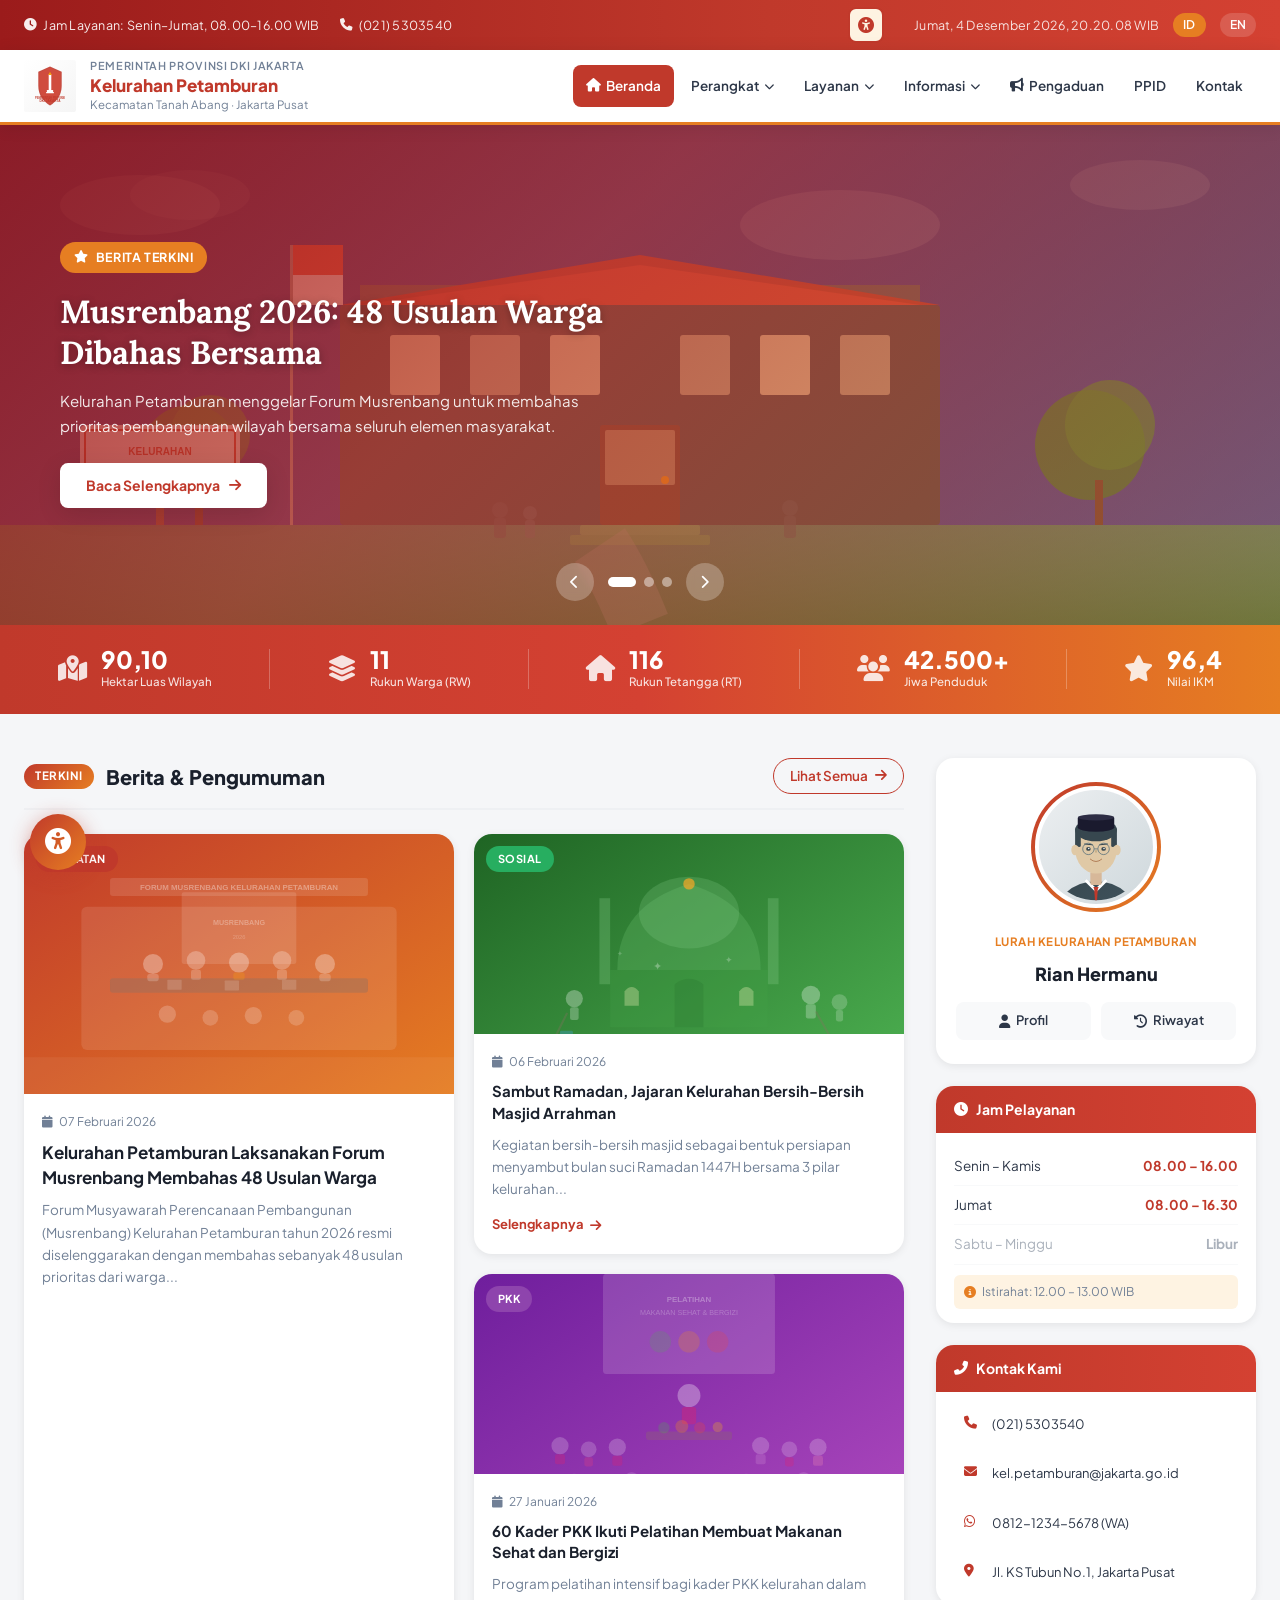
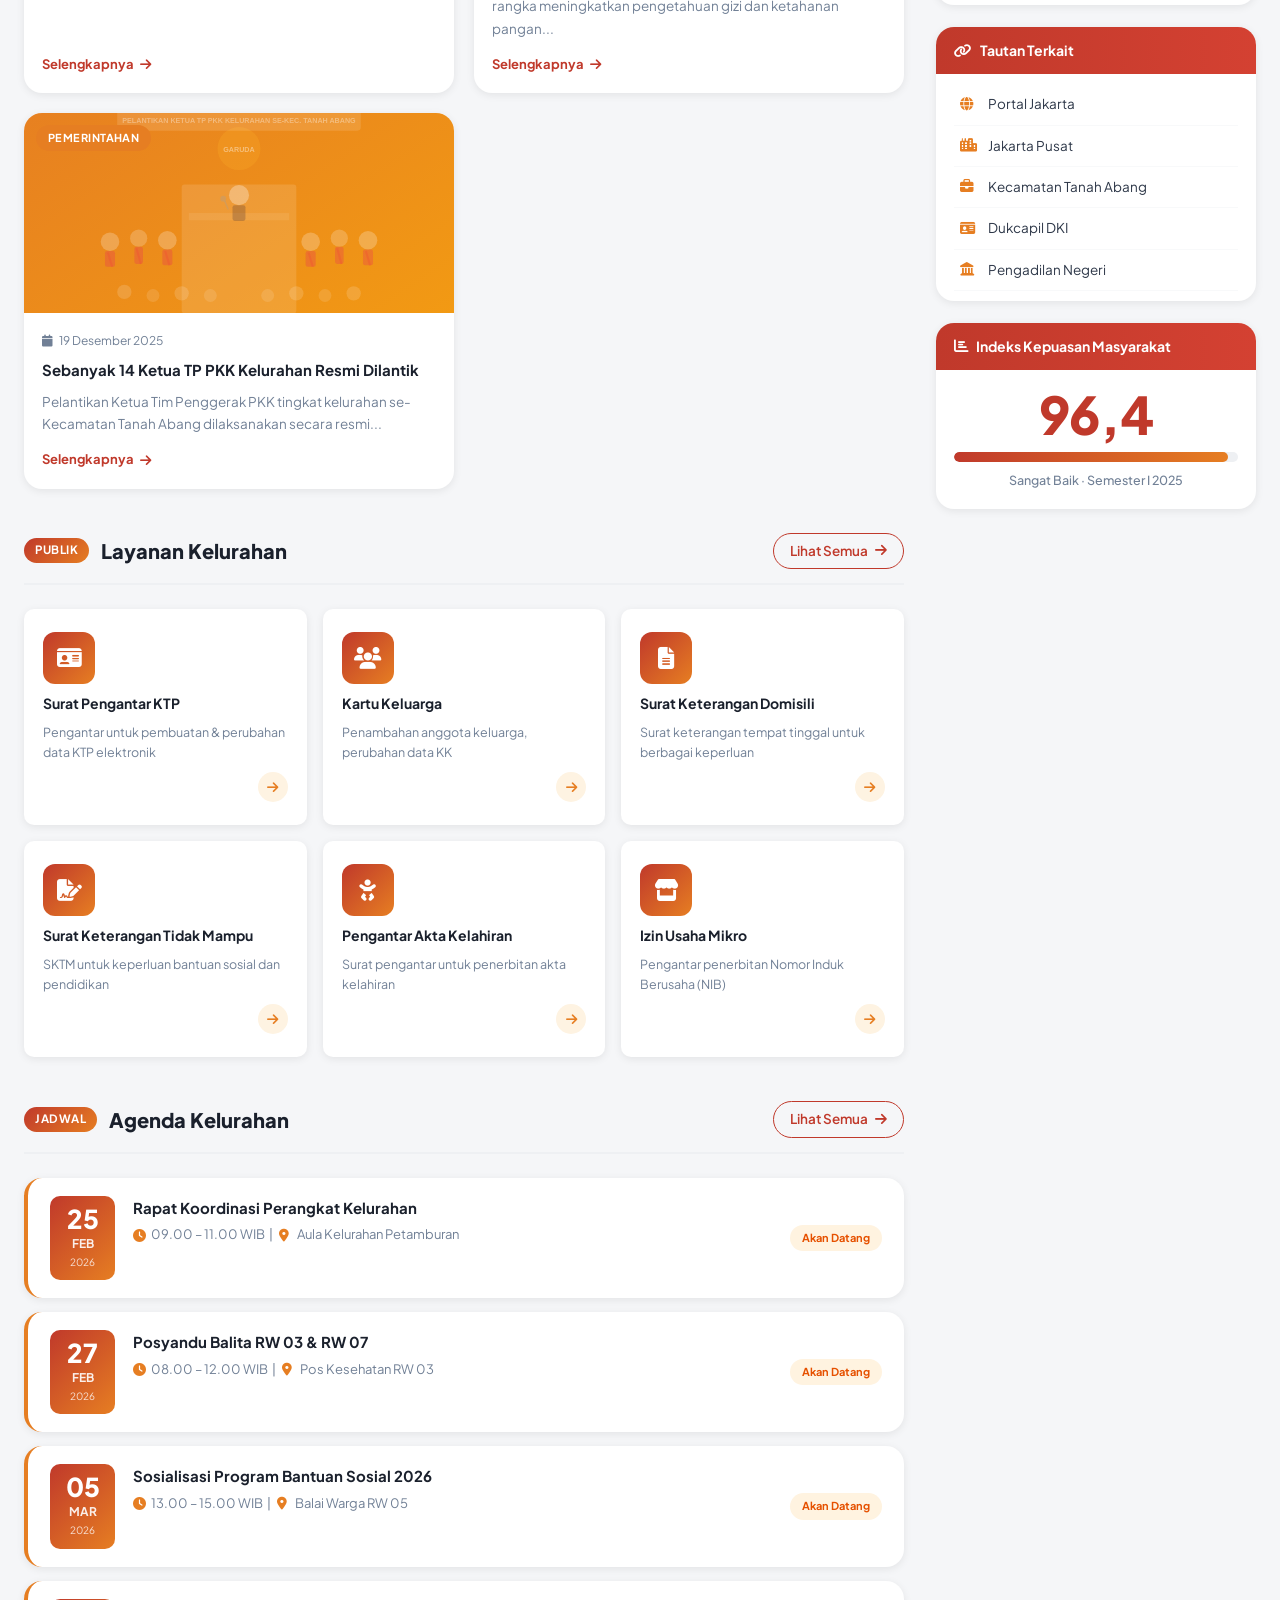
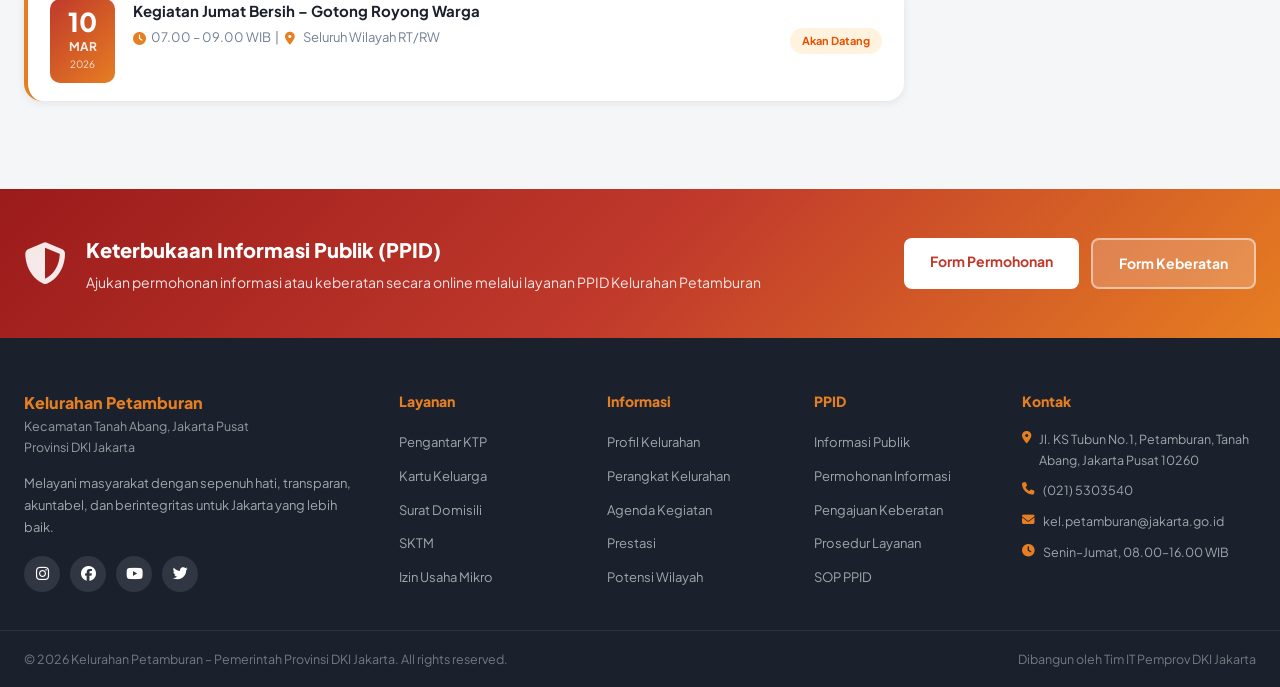
<file: index.html>
<!DOCTYPE html>
<html lang="id">
<head>
  <meta charset="UTF-8" />
  <meta name="viewport" content="width=device-width, initial-scale=1.0"/>
  <title>Kelurahan Petamburan – Kecamatan Tanah Abang, Jakarta Pusat</title>
  <link rel="stylesheet" href="assets/css/style.css" />
  <!-- Primary CDN -->
  <link rel="stylesheet" href="https://cdnjs.cloudflare.com/ajax/libs/font-awesome/6.5.0/css/all.min.css" integrity="sha512-Avb2QiuDEEvB4bZJYdft2mNjVShBftLdPG8FJ0V7irTLQ8Uo0qcPxh4Plq7G5tGm0rU+1SPhVotteLpBERwTkw==" crossorigin="anonymous" referrerpolicy="no-referrer" />
  <link rel="preconnect" href="https://fonts.googleapis.com">
  <link rel="preconnect" href="https://fonts.gstatic.com" crossorigin>
  <link href="https://fonts.googleapis.com/css2?family=Plus+Jakarta+Sans:wght@400;500;600;700;800&family=Lora:ital,wght@0,400;0,600;1,400&family=OpenDyslexic:wght@400;700&display=swap" rel="stylesheet">
  
  <!-- Fallback CDNs -->
  <script>
    // Check if Font Awesome loaded, if not use alternate CDN
    window.addEventListener('load', function() {
      const testIcon = window.getComputedStyle(document.querySelector('.fa'), '::before').getPropertyValue('font-family');
      if (!testIcon.includes('Font Awesome')) {
        const fallbackFA = document.createElement('link');
        fallbackFA.rel = 'stylesheet';
        fallbackFA.href = 'https://maxcdn.bootstrapcdn.com/font-awesome/4.7.0/css/font-awesome.min.css';
        document.head.appendChild(fallbackFA);
      }
    });
  </script>
</head>
<body>

<!-- ===== ACCESSIBILITY WIDGET ===== -->
<div class="a11y-widget" id="a11yWidget">
  <button class="a11y-toggle" id="a11yToggle" aria-label="Buka Menu Aksesibilitas" title="Menu Aksesibilitas (CTRL+U)">
    <i class="fa fa-universal-access"></i>
  </button>
  <div class="a11y-panel" id="a11yPanel" role="dialog" aria-labelledby="a11yTitle" aria-hidden="true">
    <div class="a11y-panel-header">
      <h3 id="a11yTitle"><i class="fa fa-universal-access"></i> Menu Aksesibilitas (CTRL+U)</h3>
      <button class="a11y-close" id="a11yClose" aria-label="Tutup Menu"><i class="fa fa-times"></i></button>
    </div>
    <div class="a11y-lang">
      <i class="fa fa-globe"></i> Bahasa Indonesia (Indonesian)
    </div>
    <div class="a11y-grid">
      <button class="a11y-btn" data-action="speech" aria-pressed="false">
        <div class="a11y-icon"><i class="fa fa-volume-up"></i></div>
        <span>Mode Suara</span>
      </button>
      <button class="a11y-btn" data-action="font-increase" aria-pressed="false">
        <div class="a11y-icon"><span style="font-size:18px;font-weight:700;">T</span><span style="font-size:24px;font-weight:700;">T</span></div>
        <span>Perbesar Teks</span>
      </button>
      <button class="a11y-btn" data-action="font-decrease" aria-pressed="false">
        <div class="a11y-icon"><span style="font-size:24px;font-weight:700;">T</span><span style="font-size:18px;font-weight:700;">T</span></div>
        <span>Perkecil Teks</span>
      </button>
      <button class="a11y-btn" data-action="grayscale" aria-pressed="false">
        <div class="a11y-icon"><i class="fa fa-tint"></i></div>
        <span>Skala Abu-Abu</span>
      </button>
      <button class="a11y-btn" data-action="contrast" aria-pressed="false">
        <div class="a11y-icon"><i class="fa fa-adjust"></i></div>
        <span>Kontras+</span>
      </button>
      <button class="a11y-btn" data-action="hide-images" aria-pressed="false">
        <div class="a11y-icon"><i class="fa fa-image"></i><i class="fa fa-ban" style="position:absolute;font-size:28px;opacity:.7;"></i></div>
        <span>Sembunyikan Gambar</span>
      </button>
      <button class="a11y-btn" data-action="text-align" aria-pressed="false">
        <div class="a11y-icon"><i class="fa fa-align-justify"></i></div>
        <span>Rata Tulisan</span>
      </button>
      <button class="a11y-btn" data-action="dyslexia" aria-pressed="false">
        <div class="a11y-icon"><span style="font-size:28px;font-weight:700;font-family:'OpenDyslexic',sans-serif;">A</span></div>
        <span>Tulisan Dapat Dibaca</span>
      </button>
      <button class="a11y-btn" data-action="line-height" aria-pressed="false">
        <div class="a11y-icon"><i class="fa fa-text-height"></i></div>
        <span>Tinggi Garis</span>
      </button>
      <button class="a11y-btn" data-action="pause-animation" aria-pressed="false">
        <div class="a11y-icon"><i class="fa fa-hourglass-half"></i></div>
        <span>Animasi Dijeda</span>
      </button>
      <button class="a11y-btn" data-action="big-cursor" aria-pressed="false">
        <div class="a11y-icon"><i class="fa fa-mouse-pointer"></i></div>
        <span>Kursor</span>
      </button>
      <button class="a11y-btn" data-action="letter-spacing" aria-pressed="false">
        <div class="a11y-icon"><span style="font-size:18px;font-weight:700;letter-spacing:6px;">T T</span></div>
        <span>Spasi Teks</span>
      </button>
      <button class="a11y-btn" data-action="underline-links" aria-pressed="false">
        <div class="a11y-icon"><i class="fa fa-underline"></i></div>
        <span>Garis Bawahi Tautan</span>
      </button>
      <button class="a11y-btn a11y-reset" data-action="reset">
        <div class="a11y-icon"><i class="fa fa-undo"></i></div>
        <span>Reset Semua</span>
      </button>
    </div>
  </div>
</div>

<!-- ===== TOP BAR ===== -->
<div class="topbar">
  <div class="topbar-inner">
    <div class="topbar-left">
      <span><i class="fa fa-clock"></i> Jam Layanan: Senin–Jumat, 08.00–16.00 WIB</span>
      <span><i class="fa fa-phone"></i> (021) 5303540</span>
    </div>
    <div class="topbar-right">
      <button class="a11y-header-btn" id="a11yHeaderBtn" title="Menu Aksesibilitas (CTRL+U)" aria-label="Buka Menu Aksesibilitas">
        <i class="fa fa-universal-access"></i>
      </button>
      <span id="clock-date"></span>
      <a href="#" class="lang active">ID</a>
      <a href="#" class="lang">EN</a>
    </div>
  </div>
</div>

<!-- ===== HEADER ===== -->
<header class="site-header">
  <div class="header-inner">
    <div class="header-brand">
      <img src="assets/img/logo-dki.svg" alt="Logo DKI" class="logo-dki"/>
      <div class="brand-text">
        <span class="brand-sub">Pemerintah Provinsi DKI Jakarta</span>
        <span class="brand-name">Kelurahan Petamburan</span>
        <span class="brand-info">Kecamatan Tanah Abang · Jakarta Pusat</span>
      </div>
    </div>
    <nav class="main-nav">
      <ul>
        <li class="active"><a href="index.html"><i class="fa fa-home"></i> Beranda</a></li>
        <li class="has-dropdown">
          <a href="#">Perangkat <i class="fa fa-chevron-down fa-xs"></i></a>
          <ul class="dropdown">
            <li><a href="perangkat.html">Struktur Organisasi</a></li>
            <li><a href="perangkat.html#pejabat">Daftar Pejabat</a></li>
            <li><a href="perangkat.html#tugas">Tugas dan Fungsi</a></li>
          </ul>
        </li>
        <li class="has-dropdown">
          <a href="#">Layanan <i class="fa fa-chevron-down fa-xs"></i></a>
          <ul class="dropdown">
            <li><a href="layanan.html">Maklumat Layanan</a></li>
            <li><a href="layanan.html#jenis">Jenis Pelayanan</a></li>
            <li><a href="layanan.html#jam">Jam Pelayanan</a></li>
            <li><a href="layanan.html#ikm">Nilai IKM</a></li>
          </ul>
        </li>
        <li class="has-dropdown">
          <a href="#">Informasi <i class="fa fa-chevron-down fa-xs"></i></a>
          <ul class="dropdown">
            <li><a href="informasi.html">Agenda Kelurahan</a></li>
            <li><a href="informasi.html#prestasi">Prestasi</a></li>
            <li><a href="informasi.html#infografis">Infografis</a></li>
            <li><a href="informasi.html#potensi">Potensi Kelurahan</a></li>
          </ul>
        </li>
        <li><a href="pengaduan.html"><i class="fa fa-bullhorn"></i> Pengaduan</a></li>
        <li><a href="ppid.html">PPID</a></li>
        <li><a href="kontak.html">Kontak</a></li>
      </ul>
      <button class="hamburger" id="hamburger"><i class="fa fa-bars"></i></button>
    </nav>
  </div>
</header>

<!-- ===== HERO / SLIDER ===== -->
<section class="hero">
  <div class="hero-slides">
    <div class="hero-slide active" style="background-image:url('assets/img/hero1.svg')">
      <div class="hero-overlay"></div>
      <div class="hero-content">
        <span class="hero-tag"><i class="fa fa-star"></i> Berita Terkini</span>
        <h1>Musrenbang 2026: 48 Usulan Warga Dibahas Bersama</h1>
        <p>Kelurahan Petamburan menggelar Forum Musrenbang untuk membahas prioritas pembangunan wilayah bersama seluruh elemen masyarakat.</p>
        <a href="#" class="btn-hero">Baca Selengkapnya <i class="fa fa-arrow-right"></i></a>
      </div>
    </div>
    <div class="hero-slide" style="background-image:url('assets/img/hero2.svg')">
      <div class="hero-overlay"></div>
      <div class="hero-content">
        <span class="hero-tag"><i class="fa fa-mosque"></i> Kegiatan</span>
        <h1>Sambut Ramadan, Kelurahan Gelar Bersih-Bersih Masjid</h1>
        <p>Jajaran Kelurahan Petamburan bersama 3 pilar melaksanakan kegiatan bersih-bersih Masjid Arrahman menyambut bulan suci Ramadan.</p>
        <a href="#" class="btn-hero">Baca Selengkapnya <i class="fa fa-arrow-right"></i></a>
      </div>
    </div>
    <div class="hero-slide" style="background-image:url('assets/img/hero3.svg')">
      <div class="hero-overlay"></div>
      <div class="hero-content">
        <span class="hero-tag"><i class="fa fa-users"></i> PKK</span>
        <h1>60 Kader PKK Ikuti Pelatihan Makanan Sehat & Bergizi</h1>
        <p>Program peningkatan kapasitas kader PKK Kelurahan Petamburan dalam bidang gizi dan ketahanan pangan keluarga.</p>
        <a href="#" class="btn-hero">Baca Selengkapnya <i class="fa fa-arrow-right"></i></a>
      </div>
    </div>
  </div>
  <div class="hero-controls">
    <button class="hero-btn prev" id="heroPrev"><i class="fa fa-chevron-left"></i></button>
    <div class="hero-dots">
      <span class="dot active" data-idx="0"></span>
      <span class="dot" data-idx="1"></span>
      <span class="dot" data-idx="2"></span>
    </div>
    <button class="hero-btn next" id="heroNext"><i class="fa fa-chevron-right"></i></button>
  </div>
</section>

<!-- ===== STATS BAR ===== -->
<section class="stats-bar">
  <div class="stats-inner">
    <div class="stat-item">
      <i class="fa fa-map-marked-alt"></i>
      <div>
        <span class="stat-num">90,10</span>
        <span class="stat-label">Hektar Luas Wilayah</span>
      </div>
    </div>
    <div class="stat-divider"></div>
    <div class="stat-item">
      <i class="fa fa-layer-group"></i>
      <div>
        <span class="stat-num">11</span>
        <span class="stat-label">Rukun Warga (RW)</span>
      </div>
    </div>
    <div class="stat-divider"></div>
    <div class="stat-item">
      <i class="fa fa-home"></i>
      <div>
        <span class="stat-num">116</span>
        <span class="stat-label">Rukun Tetangga (RT)</span>
      </div>
    </div>
    <div class="stat-divider"></div>
    <div class="stat-item">
      <i class="fa fa-users"></i>
      <div>
        <span class="stat-num">42.500+</span>
        <span class="stat-label">Jiwa Penduduk</span>
      </div>
    </div>
    <div class="stat-divider"></div>
    <div class="stat-item">
      <i class="fa fa-star"></i>
      <div>
        <span class="stat-num">96,4</span>
        <span class="stat-label">Nilai IKM</span>
      </div>
    </div>
  </div>
</section>

<!-- ===== MAIN CONTENT ===== -->
<div class="main-wrapper">
  <div class="main-content">

    <!-- BERITA TERBARU -->
    <section class="section-block">
      <div class="section-header">
        <div class="section-title-group">
          <span class="section-badge">Terkini</span>
          <h2 class="section-title">Berita & Pengumuman</h2>
        </div>
        <a href="#" class="btn-all">Lihat Semua <i class="fa fa-arrow-right"></i></a>
      </div>

      <div class="news-grid">
        <!-- Card 1 (featured) -->
        <article class="news-card featured">
          <div class="news-img" style="background-image:url('assets/img/news1.svg')">
            <span class="news-cat kegiatan">Kegiatan</span>
          </div>
          <div class="news-body">
            <span class="news-date"><i class="fa fa-calendar"></i> 07 Februari 2026</span>
            <h3><a href="#">Kelurahan Petamburan Laksanakan Forum Musrenbang Membahas 48 Usulan Warga</a></h3>
            <p>Forum Musyawarah Perencanaan Pembangunan (Musrenbang) Kelurahan Petamburan tahun 2026 resmi diselenggarakan dengan membahas sebanyak 48 usulan prioritas dari warga...</p>
            <a href="#" class="btn-read">Selengkapnya <i class="fa fa-arrow-right"></i></a>
          </div>
        </article>

        <!-- Card 2 -->
        <article class="news-card">
          <div class="news-img" style="background-image:url('assets/img/news2.svg')">
            <span class="news-cat sosial">Sosial</span>
          </div>
          <div class="news-body">
            <span class="news-date"><i class="fa fa-calendar"></i> 06 Februari 2026</span>
            <h3><a href="#">Sambut Ramadan, Jajaran Kelurahan Bersih-Bersih Masjid Arrahman</a></h3>
            <p>Kegiatan bersih-bersih masjid sebagai bentuk persiapan menyambut bulan suci Ramadan 1447H bersama 3 pilar kelurahan...</p>
            <a href="#" class="btn-read">Selengkapnya <i class="fa fa-arrow-right"></i></a>
          </div>
        </article>

        <!-- Card 3 -->
        <article class="news-card">
          <div class="news-img" style="background-image:url('assets/img/news3.svg')">
            <span class="news-cat pkk">PKK</span>
          </div>
          <div class="news-body">
            <span class="news-date"><i class="fa fa-calendar"></i> 27 Januari 2026</span>
            <h3><a href="#">60 Kader PKK Ikuti Pelatihan Membuat Makanan Sehat dan Bergizi</a></h3>
            <p>Program pelatihan intensif bagi kader PKK kelurahan dalam rangka meningkatkan pengetahuan gizi dan ketahanan pangan...</p>
            <a href="#" class="btn-read">Selengkapnya <i class="fa fa-arrow-right"></i></a>
          </div>
        </article>

        <!-- Card 4 -->
        <article class="news-card">
          <div class="news-img" style="background-image:url('assets/img/news4.svg')">
            <span class="news-cat pemerintahan">Pemerintahan</span>
          </div>
          <div class="news-body">
            <span class="news-date"><i class="fa fa-calendar"></i> 19 Desember 2025</span>
            <h3><a href="#">Sebanyak 14 Ketua TP PKK Kelurahan Resmi Dilantik</a></h3>
            <p>Pelantikan Ketua Tim Penggerak PKK tingkat kelurahan se-Kecamatan Tanah Abang dilaksanakan secara resmi...</p>
            <a href="#" class="btn-read">Selengkapnya <i class="fa fa-arrow-right"></i></a>
          </div>
        </article>
      </div>
    </section>

    <!-- LAYANAN PUBLIK QUICK ACCESS -->
    <section class="section-block">
      <div class="section-header">
        <div class="section-title-group">
          <span class="section-badge">Publik</span>
          <h2 class="section-title">Layanan Kelurahan</h2>
        </div>
        <a href="layanan.html" class="btn-all">Lihat Semua <i class="fa fa-arrow-right"></i></a>
      </div>

      <div class="service-grid">
        <a href="layanan.html#ktp" class="service-card">
          <div class="service-icon"><i class="fa fa-id-card"></i></div>
          <h4>Surat Pengantar KTP</h4>
          <p>Pengantar untuk pembuatan & perubahan data KTP elektronik</p>
          <span class="service-arrow"><i class="fa fa-arrow-right"></i></span>
        </a>
        <a href="layanan.html#kk" class="service-card">
          <div class="service-icon"><i class="fa fa-users"></i></div>
          <h4>Kartu Keluarga</h4>
          <p>Penambahan anggota keluarga, perubahan data KK</p>
          <span class="service-arrow"><i class="fa fa-arrow-right"></i></span>
        </a>
        <a href="layanan.html#skd" class="service-card">
          <div class="service-icon"><i class="fa fa-file-alt"></i></div>
          <h4>Surat Keterangan Domisili</h4>
          <p>Surat keterangan tempat tinggal untuk berbagai keperluan</p>
          <span class="service-arrow"><i class="fa fa-arrow-right"></i></span>
        </a>
        <a href="layanan.html#sktt" class="service-card">
          <div class="service-icon"><i class="fa fa-file-signature"></i></div>
          <h4>Surat Keterangan Tidak Mampu</h4>
          <p>SKTM untuk keperluan bantuan sosial dan pendidikan</p>
          <span class="service-arrow"><i class="fa fa-arrow-right"></i></span>
        </a>
        <a href="layanan.html#akta" class="service-card">
          <div class="service-icon"><i class="fa fa-baby"></i></div>
          <h4>Pengantar Akta Kelahiran</h4>
          <p>Surat pengantar untuk penerbitan akta kelahiran</p>
          <span class="service-arrow"><i class="fa fa-arrow-right"></i></span>
        </a>
        <a href="layanan.html#usaha" class="service-card">
          <div class="service-icon"><i class="fa fa-store"></i></div>
          <h4>Izin Usaha Mikro</h4>
          <p>Pengantar penerbitan Nomor Induk Berusaha (NIB)</p>
          <span class="service-arrow"><i class="fa fa-arrow-right"></i></span>
        </a>
      </div>
    </section>

    <!-- AGENDA -->
    <section class="section-block">
      <div class="section-header">
        <div class="section-title-group">
          <span class="section-badge">Jadwal</span>
          <h2 class="section-title">Agenda Kelurahan</h2>
        </div>
        <a href="informasi.html#agenda" class="btn-all">Lihat Semua <i class="fa fa-arrow-right"></i></a>
      </div>
      <div class="agenda-list">
        <div class="agenda-item">
          <div class="agenda-date">
            <span class="agenda-day">25</span>
            <span class="agenda-month">Feb</span>
            <span class="agenda-year">2026</span>
          </div>
          <div class="agenda-info">
            <h4>Rapat Koordinasi Perangkat Kelurahan</h4>
            <p><i class="fa fa-clock"></i> 09.00 – 11.00 WIB &nbsp;|&nbsp; <i class="fa fa-map-marker-alt"></i> Aula Kelurahan Petamburan</p>
          </div>
          <span class="agenda-badge akan-datang">Akan Datang</span>
        </div>
        <div class="agenda-item">
          <div class="agenda-date">
            <span class="agenda-day">27</span>
            <span class="agenda-month">Feb</span>
            <span class="agenda-year">2026</span>
          </div>
          <div class="agenda-info">
            <h4>Posyandu Balita RW 03 & RW 07</h4>
            <p><i class="fa fa-clock"></i> 08.00 – 12.00 WIB &nbsp;|&nbsp; <i class="fa fa-map-marker-alt"></i> Pos Kesehatan RW 03</p>
          </div>
          <span class="agenda-badge akan-datang">Akan Datang</span>
        </div>
        <div class="agenda-item">
          <div class="agenda-date">
            <span class="agenda-day">05</span>
            <span class="agenda-month">Mar</span>
            <span class="agenda-year">2026</span>
          </div>
          <div class="agenda-info">
            <h4>Sosialisasi Program Bantuan Sosial 2026</h4>
            <p><i class="fa fa-clock"></i> 13.00 – 15.00 WIB &nbsp;|&nbsp; <i class="fa fa-map-marker-alt"></i> Balai Warga RW 05</p>
          </div>
          <span class="agenda-badge akan-datang">Akan Datang</span>
        </div>
        <div class="agenda-item">
          <div class="agenda-date">
            <span class="agenda-day">10</span>
            <span class="agenda-month">Mar</span>
            <span class="agenda-year">2026</span>
          </div>
          <div class="agenda-info">
            <h4>Kegiatan Jumat Bersih – Gotong Royong Warga</h4>
            <p><i class="fa fa-clock"></i> 07.00 – 09.00 WIB &nbsp;|&nbsp; <i class="fa fa-map-marker-alt"></i> Seluruh Wilayah RT/RW</p>
          </div>
          <span class="agenda-badge akan-datang">Akan Datang</span>
        </div>
      </div>
    </section>

  </div><!-- /.main-content -->

  <!-- ===== SIDEBAR ===== -->
  <aside class="sidebar">

    <!-- Profil Lurah -->
    <div class="sidebar-card lurah-card">
      <div class="lurah-photo-wrap">
        <div class="lurah-photo-bg">
          <img src="assets/img/lurah.svg" alt="Lurah"/>
        </div>
      </div>
      <div class="lurah-info">
        <span class="lurah-label">Lurah Kelurahan Petamburan</span>
        <h3>Rian Hermanu</h3>
        <div class="lurah-links">
          <a href="perangkat.html#lurah"><i class="fa fa-user"></i> Profil</a>
          <a href="perangkat.html#lurah"><i class="fa fa-history"></i> Riwayat</a>
        </div>
      </div>
    </div>

    <!-- Jam Layanan -->
    <div class="sidebar-card">
      <div class="sidebar-card-header">
        <i class="fa fa-clock"></i> Jam Pelayanan
      </div>
      <div class="jam-table">
        <div class="jam-row">
          <span>Senin – Kamis</span>
          <span class="jam-time">08.00 – 16.00</span>
        </div>
        <div class="jam-row">
          <span>Jumat</span>
          <span class="jam-time">08.00 – 16.30</span>
        </div>
        <div class="jam-row weekend">
          <span>Sabtu – Minggu</span>
          <span class="jam-time closed">Libur</span>
        </div>
        <div class="jam-note">
          <i class="fa fa-info-circle"></i> Istirahat: 12.00 – 13.00 WIB
        </div>
      </div>
    </div>

    <!-- Kontak Cepat -->
    <div class="sidebar-card">
      <div class="sidebar-card-header">
        <i class="fa fa-phone-alt"></i> Kontak Kami
      </div>
      <div class="kontak-list">
        <a href="tel:02153035403" class="kontak-item">
          <i class="fa fa-phone"></i>
          <span>(021) 5303540</span>
        </a>
        <a href="mailto:kel.petamburan@jakarta.go.id" class="kontak-item">
          <i class="fa fa-envelope"></i>
          <span>kel.petamburan@jakarta.go.id</span>
        </a>
        <a href="#" class="kontak-item">
          <i class="fab fa-whatsapp"></i>
          <span>0812-1234-5678 (WA)</span>
        </a>
        <a href="#" class="kontak-item">
          <i class="fa fa-map-marker-alt"></i>
          <span>Jl. KS Tubun No.1, Jakarta Pusat</span>
        </a>
      </div>
    </div>

    <!-- Link Eksternal -->
    <div class="sidebar-card">
      <div class="sidebar-card-header">
        <i class="fa fa-link"></i> Tautan Terkait
      </div>
      <div class="link-ext-list">
        <a href="https://jakarta.go.id" target="_blank" class="link-ext-item">
          <i class="fa fa-globe"></i> Portal Jakarta
        </a>
        <a href="https://jakpus.jakarta.go.id" target="_blank" class="link-ext-item">
          <i class="fa fa-city"></i> Jakarta Pusat
        </a>
        <a href="#" class="link-ext-item">
          <i class="fa fa-briefcase"></i> Kecamatan Tanah Abang
        </a>
        <a href="https://dukcapil.jakarta.go.id" target="_blank" class="link-ext-item">
          <i class="fa fa-id-card"></i> Dukcapil DKI
        </a>
        <a href="#" class="link-ext-item">
          <i class="fa fa-landmark"></i> Pengadilan Negeri
        </a>
      </div>
    </div>

    <!-- IKM Widget -->
    <div class="sidebar-card ikm-card">
      <div class="sidebar-card-header">
        <i class="fa fa-chart-bar"></i> Indeks Kepuasan Masyarakat
      </div>
      <div class="ikm-body">
        <div class="ikm-score">96,4</div>
        <div class="ikm-bar-wrap">
          <div class="ikm-bar" style="width:96.4%"></div>
        </div>
        <div class="ikm-label">Sangat Baik · Semester I 2025</div>
      </div>
    </div>

  </aside>
</div><!-- /.main-wrapper -->

<!-- ===== BANNER PPID ===== -->
<section class="ppid-banner">
  <div class="ppid-banner-inner">
    <div class="ppid-banner-text">
      <i class="fa fa-shield-alt"></i>
      <div>
        <h3>Keterbukaan Informasi Publik (PPID)</h3>
        <p>Ajukan permohonan informasi atau keberatan secara online melalui layanan PPID Kelurahan Petamburan</p>
      </div>
    </div>
    <div class="ppid-banner-actions">
      <a href="ppid.html#form-permohonan" class="btn-ppid primary">Form Permohonan</a>
      <a href="ppid.html#form-keberatan" class="btn-ppid secondary">Form Keberatan</a>
    </div>
  </div>
</section>

<!-- ===== FOOTER ===== -->
<footer class="site-footer">
  <div class="footer-inner">
    <div class="footer-col brand">
      <div class="footer-brand">
        <div class="footer-brand-text">
          <strong>Kelurahan Petamburan</strong>
          <span>Kecamatan Tanah Abang, Jakarta Pusat</span>
          <span>Provinsi DKI Jakarta</span>
        </div>
      </div>
      <p class="footer-desc">Melayani masyarakat dengan sepenuh hati, transparan, akuntabel, dan berintegritas untuk Jakarta yang lebih baik.</p>
      <div class="footer-sosmed">
        <a href="#"><i class="fab fa-instagram"></i></a>
        <a href="#"><i class="fab fa-facebook"></i></a>
        <a href="#"><i class="fab fa-youtube"></i></a>
        <a href="#"><i class="fab fa-twitter"></i></a>
      </div>
    </div>
    <div class="footer-col">
      <h4>Layanan</h4>
      <ul>
        <li><a href="#">Pengantar KTP</a></li>
        <li><a href="#">Kartu Keluarga</a></li>
        <li><a href="#">Surat Domisili</a></li>
        <li><a href="#">SKTM</a></li>
        <li><a href="#">Izin Usaha Mikro</a></li>
      </ul>
    </div>
    <div class="footer-col">
      <h4>Informasi</h4>
      <ul>
        <li><a href="#">Profil Kelurahan</a></li>
        <li><a href="#">Perangkat Kelurahan</a></li>
        <li><a href="#">Agenda Kegiatan</a></li>
        <li><a href="#">Prestasi</a></li>
        <li><a href="#">Potensi Wilayah</a></li>
      </ul>
    </div>
    <div class="footer-col">
      <h4>PPID</h4>
      <ul>
        <li><a href="#">Informasi Publik</a></li>
        <li><a href="#">Permohonan Informasi</a></li>
        <li><a href="#">Pengajuan Keberatan</a></li>
        <li><a href="#">Prosedur Layanan</a></li>
        <li><a href="#">SOP PPID</a></li>
      </ul>
    </div>
    <div class="footer-col">
      <h4>Kontak</h4>
      <div class="footer-kontak">
        <p><i class="fa fa-map-marker-alt"></i> Jl. KS Tubun No.1, Petamburan, Tanah Abang, Jakarta Pusat 10260</p>
        <p><i class="fa fa-phone"></i> (021) 5303540</p>
        <p><i class="fa fa-envelope"></i> kel.petamburan@jakarta.go.id</p>
        <p><i class="fa fa-clock"></i> Senin–Jumat, 08.00–16.00 WIB</p>
      </div>
    </div>
  </div>
  <div class="footer-bottom">
    <span>© 2026 Kelurahan Petamburan – Pemerintah Provinsi DKI Jakarta. All rights reserved.</span>
    <span>Dibangun oleh Tim IT Pemprov DKI Jakarta</span>
  </div>
</footer>

<script src="assets/js/main.js"></script>
</body>
</html>
</file>
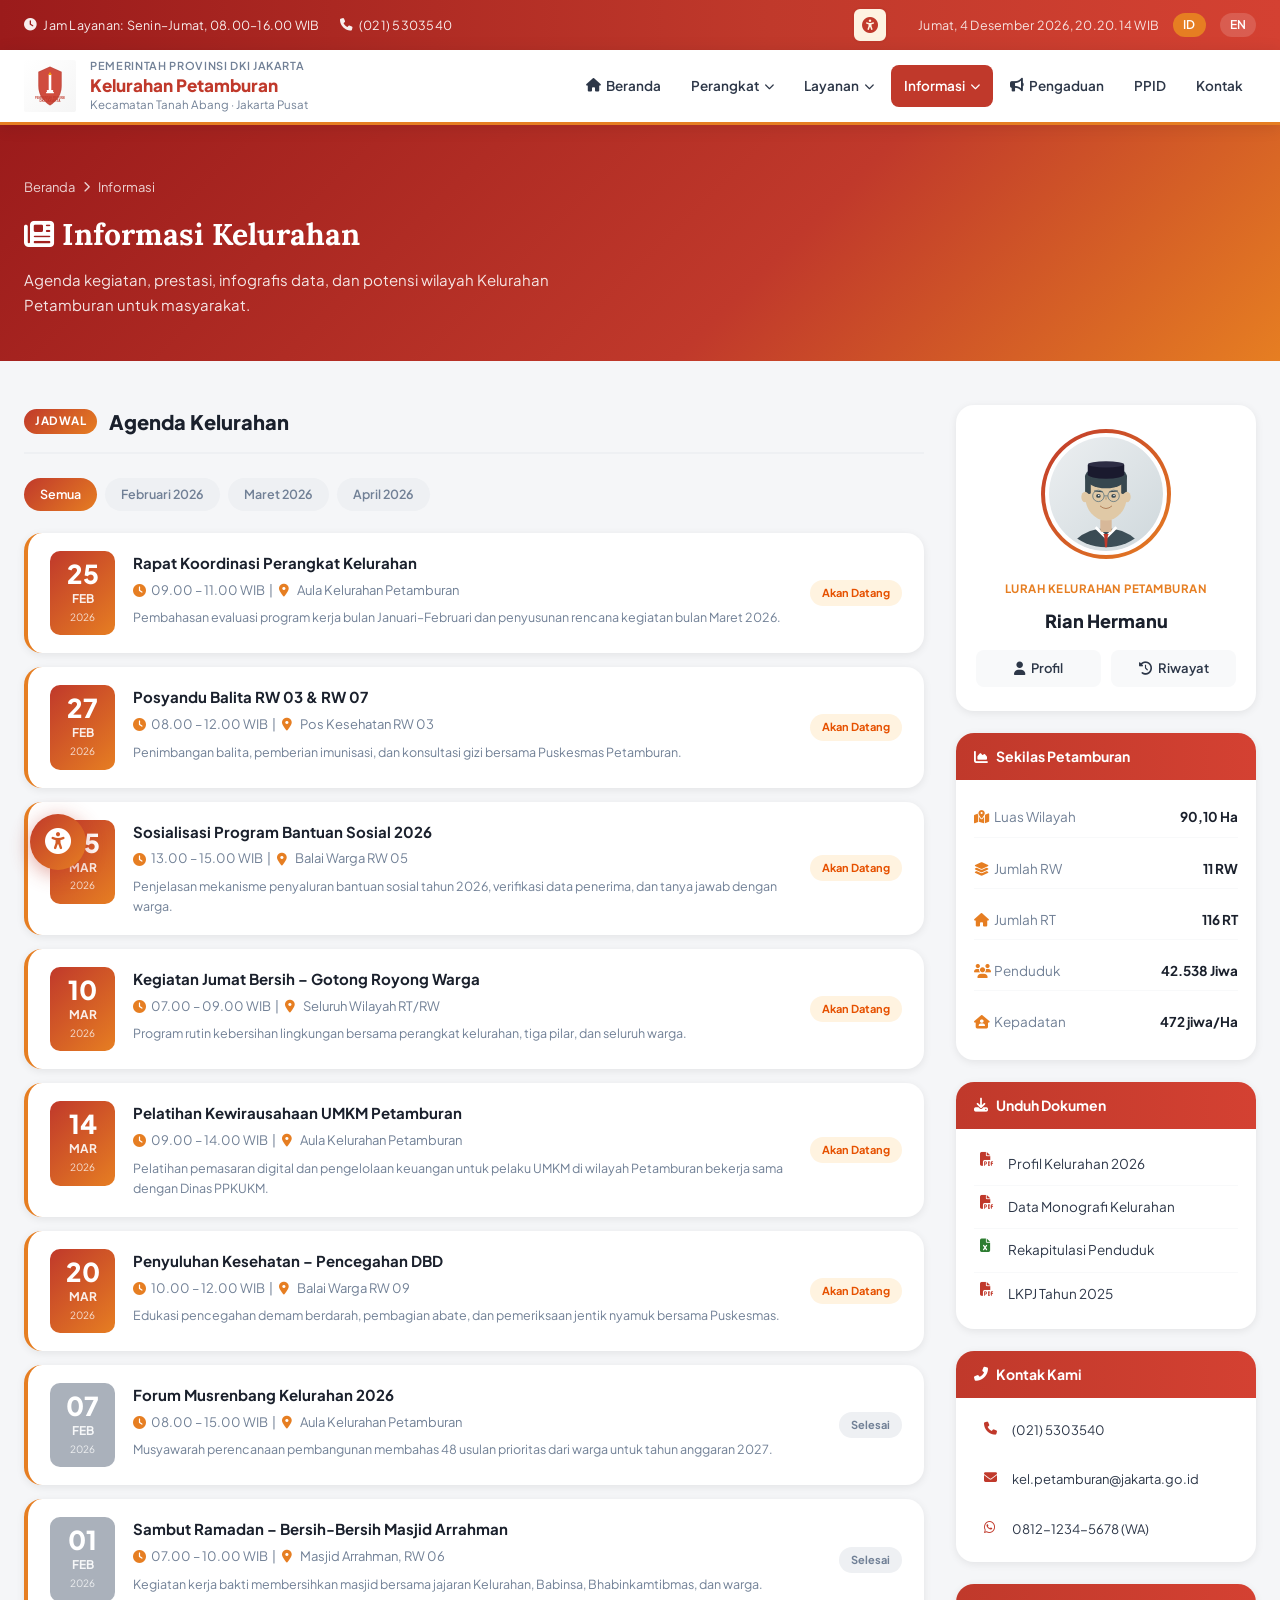
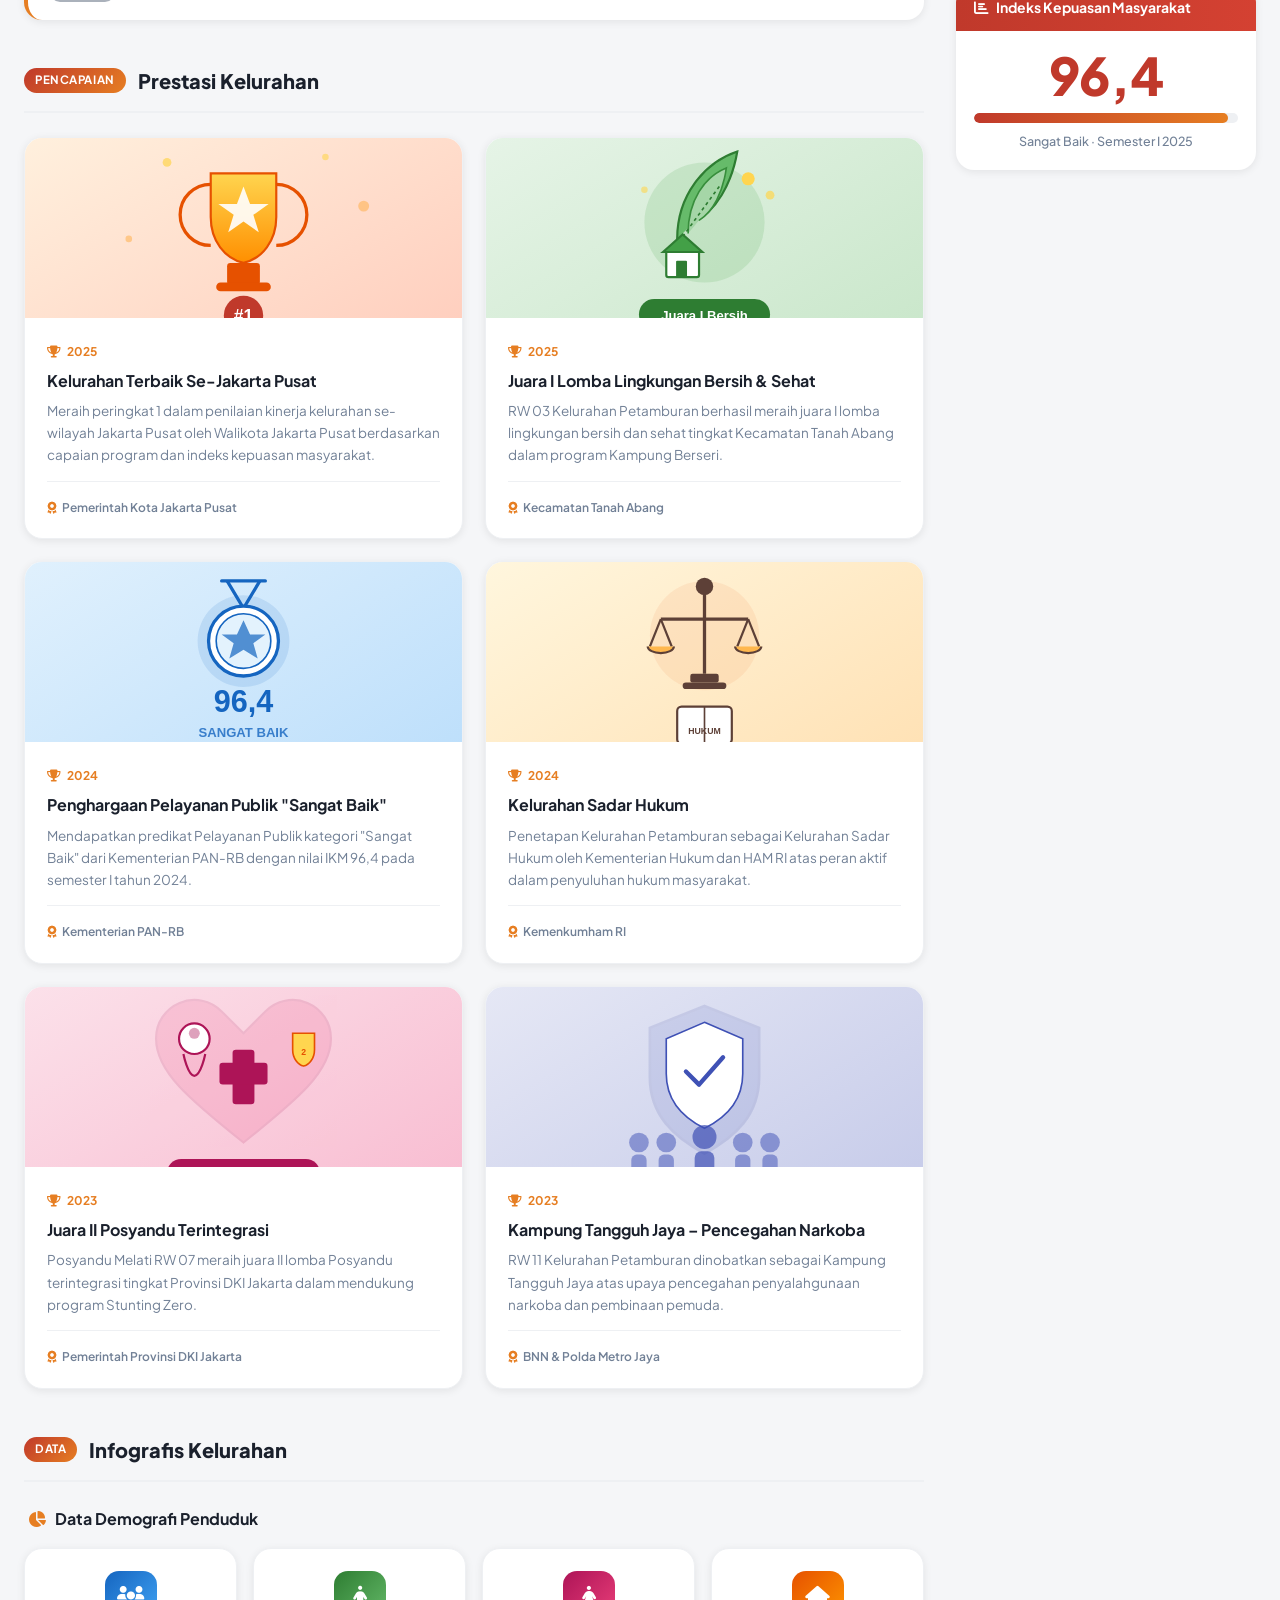
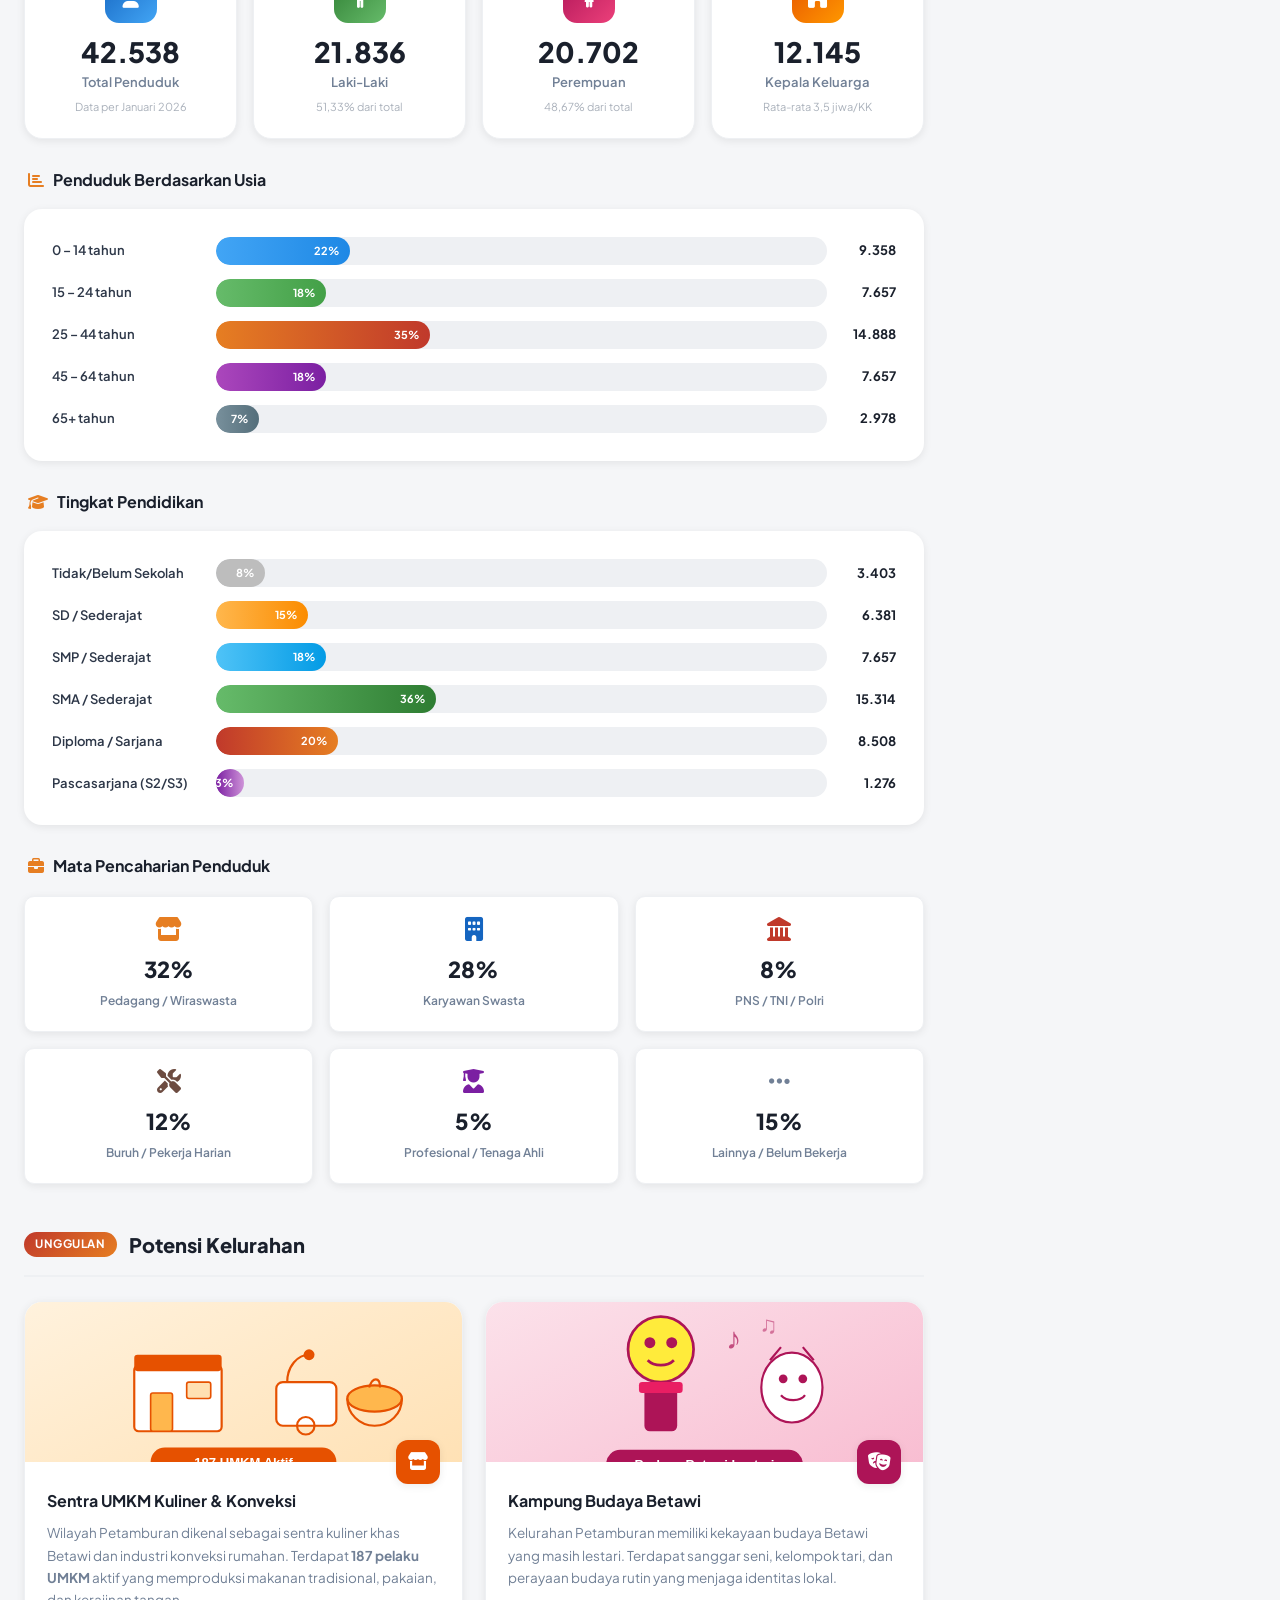
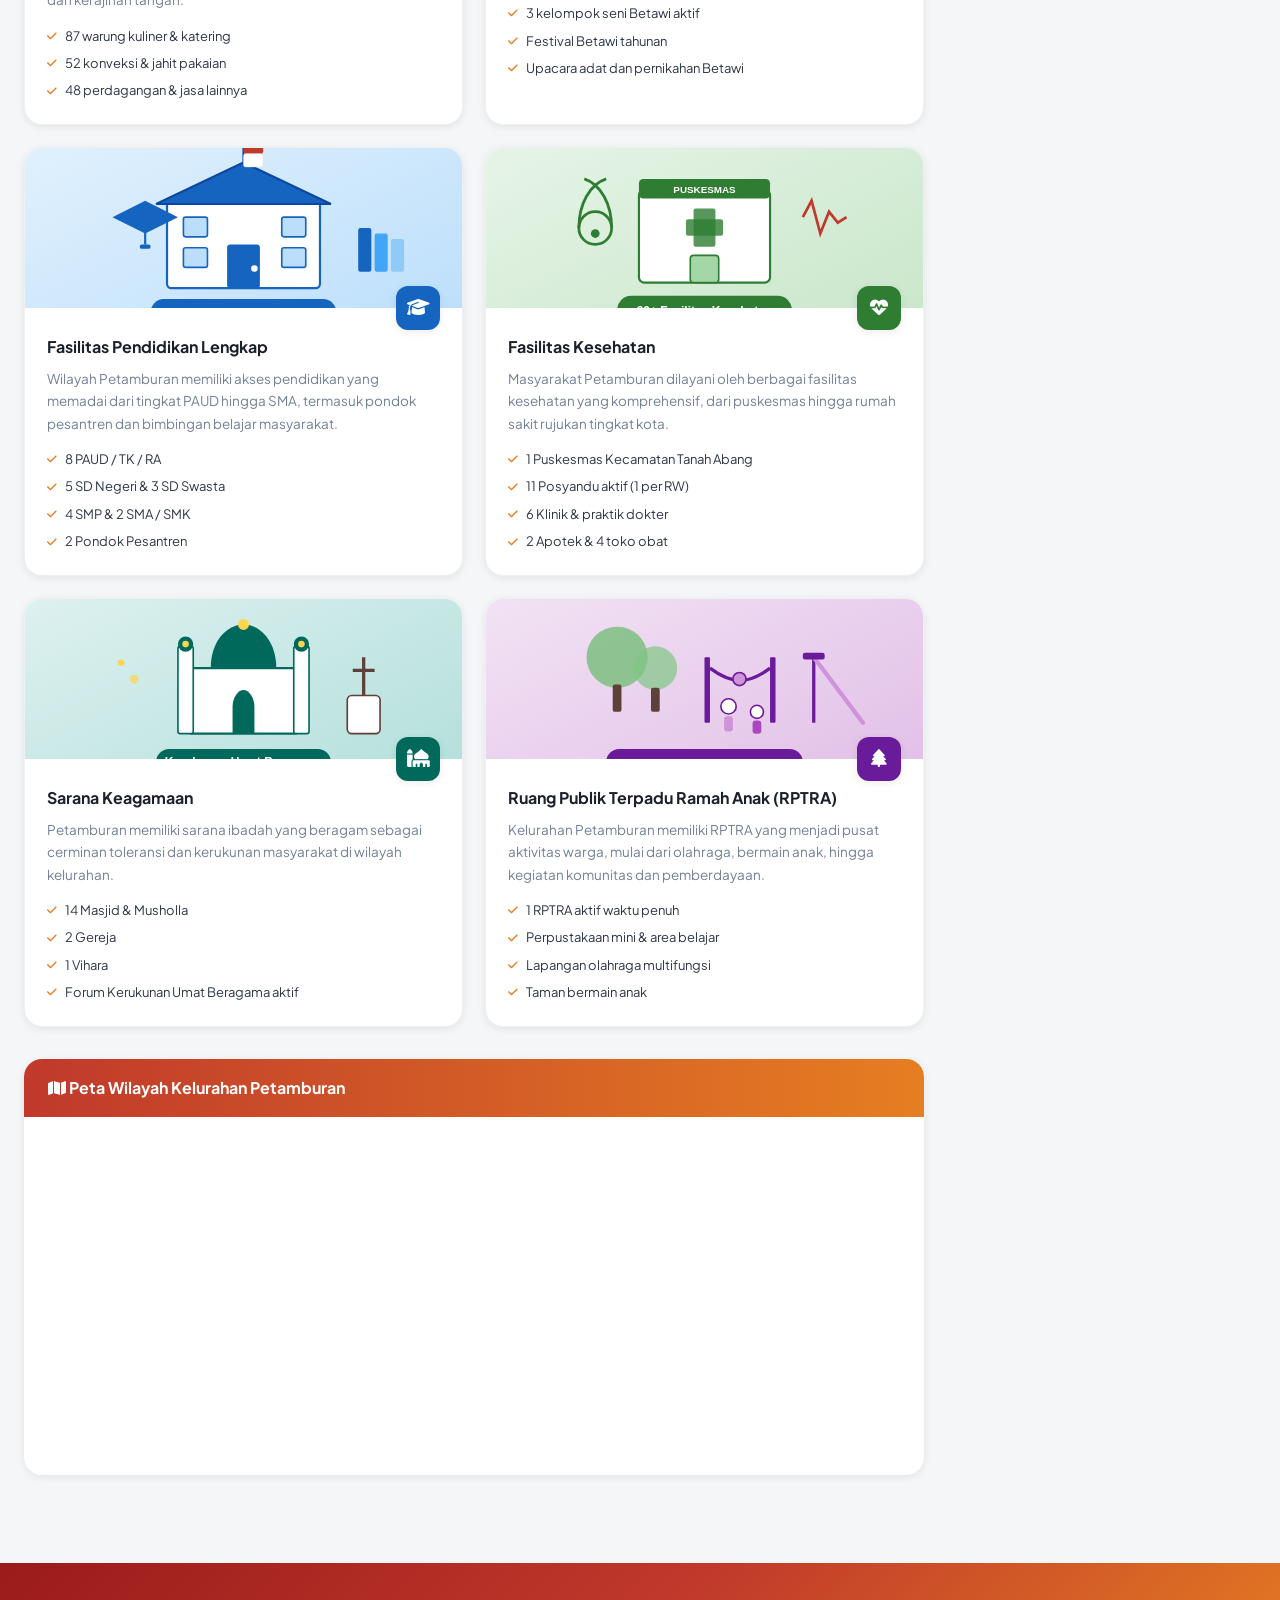
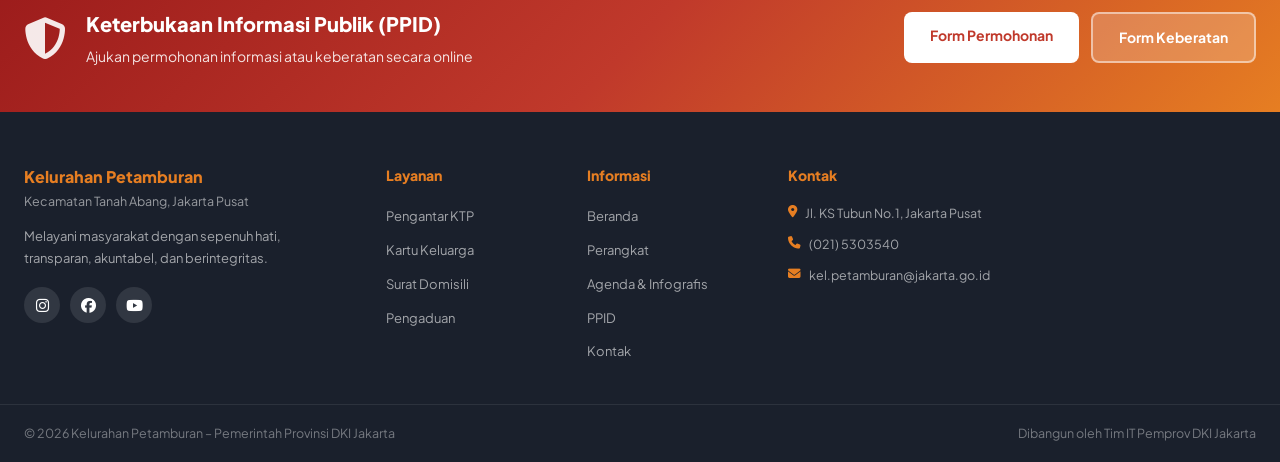
<file: informasi.html>
<!DOCTYPE html>
<html lang="id">
<head>
  <meta charset="UTF-8"/>
  <meta name="viewport" content="width=device-width, initial-scale=1.0"/>
  <title>Informasi – Kelurahan Petamburan</title>
  <link rel="stylesheet" href="assets/css/style.css"/>
  <!-- Primary CDN -->
  <link rel="stylesheet" href="https://cdnjs.cloudflare.com/ajax/libs/font-awesome/6.5.0/css/all.min.css" integrity="sha512-Avb2QiuDEEvB4bZJYdft2mNjVShBftLdPG8FJ0V7irTLQ8Uo0qcPxh4Plq7G5tGm0rU+1SPhVotteLpBERwTkw==" crossorigin="anonymous" referrerpolicy="no-referrer" />
  <link rel="preconnect" href="https://fonts.googleapis.com">
  <link rel="preconnect" href="https://fonts.gstatic.com" crossorigin>
  <link href="https://fonts.googleapis.com/css2?family=Plus+Jakarta+Sans:wght@400;500;600;700;800&family=Lora:ital,wght@0,400;0,600;1,400&family=OpenDyslexic:wght@400;700&display=swap" rel="stylesheet">
</head>
<body>

<!-- ===== ACCESSIBILITY WIDGET ===== -->
<div class="a11y-widget" id="a11yWidget">
  <button class="a11y-toggle" id="a11yToggle" aria-label="Buka Menu Aksesibilitas" title="Menu Aksesibilitas (CTRL+U)">
    <i class="fa fa-universal-access"></i>
  </button>
  <div class="a11y-panel" id="a11yPanel" role="dialog" aria-labelledby="a11yTitle" aria-hidden="true">
    <div class="a11y-panel-header">
      <h3 id="a11yTitle"><i class="fa fa-universal-access"></i> Menu Aksesibilitas (CTRL+U)</h3>
      <button class="a11y-close" id="a11yClose" aria-label="Tutup Menu"><i class="fa fa-times"></i></button>
    </div>
    <div class="a11y-lang"><i class="fa fa-globe"></i> Bahasa Indonesia (Indonesian)</div>
    <div class="a11y-grid">
      <button class="a11y-btn" data-action="speech" aria-pressed="false"><div class="a11y-icon"><i class="fa fa-volume-up"></i></div><span>Mode Suara</span></button>
      <button class="a11y-btn" data-action="font-increase" aria-pressed="false"><div class="a11y-icon"><span style="font-size:18px;font-weight:700;">T</span><span style="font-size:24px;font-weight:700;">T</span></div><span>Perbesar Teks</span></button>
      <button class="a11y-btn" data-action="font-decrease" aria-pressed="false"><div class="a11y-icon"><span style="font-size:24px;font-weight:700;">T</span><span style="font-size:18px;font-weight:700;">T</span></div><span>Perkecil Teks</span></button>
      <button class="a11y-btn" data-action="grayscale" aria-pressed="false"><div class="a11y-icon"><i class="fa fa-tint"></i></div><span>Skala Abu-Abu</span></button>
      <button class="a11y-btn" data-action="contrast" aria-pressed="false"><div class="a11y-icon"><i class="fa fa-adjust"></i></div><span>Kontras+</span></button>
      <button class="a11y-btn" data-action="hide-images" aria-pressed="false"><div class="a11y-icon" style="position:relative;"><i class="fa fa-image"></i><i class="fa fa-ban" style="position:absolute;font-size:28px;opacity:.7;"></i></div><span>Sembunyikan Gambar</span></button>
      <button class="a11y-btn" data-action="text-align" aria-pressed="false"><div class="a11y-icon"><i class="fa fa-align-justify"></i></div><span>Rata Tulisan</span></button>
      <button class="a11y-btn" data-action="dyslexia" aria-pressed="false"><div class="a11y-icon"><span style="font-size:28px;font-weight:700;">A</span></div><span>Tulisan Dapat Dibaca</span></button>
      <button class="a11y-btn" data-action="line-height" aria-pressed="false"><div class="a11y-icon"><i class="fa fa-text-height"></i></div><span>Tinggi Garis</span></button>
      <button class="a11y-btn" data-action="pause-animation" aria-pressed="false"><div class="a11y-icon"><i class="fa fa-hourglass-half"></i></div><span>Animasi Dijeda</span></button>
      <button class="a11y-btn" data-action="big-cursor" aria-pressed="false"><div class="a11y-icon"><i class="fa fa-mouse-pointer"></i></div><span>Kursor</span></button>
      <button class="a11y-btn" data-action="letter-spacing" aria-pressed="false"><div class="a11y-icon"><span style="font-size:18px;font-weight:700;letter-spacing:6px;">T T</span></div><span>Spasi Teks</span></button>
      <button class="a11y-btn" data-action="underline-links" aria-pressed="false"><div class="a11y-icon"><i class="fa fa-underline"></i></div><span>Garis Bawahi Tautan</span></button>
      <button class="a11y-btn a11y-reset" data-action="reset"><div class="a11y-icon"><i class="fa fa-undo"></i></div><span>Reset Semua</span></button>
    </div>
  </div>
</div>

<!-- TOPBAR -->
<div class="topbar">
  <div class="topbar-inner">
    <div class="topbar-left">
      <span><i class="fa fa-clock"></i> Jam Layanan: Senin–Jumat, 08.00–16.00 WIB</span>
      <span><i class="fa fa-phone"></i> (021) 5303540</span>
    </div>
    <div class="topbar-right">
      <button class="a11y-header-btn" id="a11yHeaderBtn" title="Menu Aksesibilitas (CTRL+U)" aria-label="Buka Menu Aksesibilitas">
        <i class="fa fa-universal-access"></i>
      </button>
      <span id="clock-date"></span>
      <a href="#" class="lang active">ID</a>
      <a href="#" class="lang">EN</a>
    </div>
  </div>
</div>

<!-- HEADER -->
<header class="site-header">
  <div class="header-inner">
    <div class="header-brand">
      <img src="assets/img/logo-dki.svg" alt="Logo DKI" class="logo-dki"/>
      <div class="brand-text">
        <span class="brand-sub">Pemerintah Provinsi DKI Jakarta</span>
        <span class="brand-name">Kelurahan Petamburan</span>
        <span class="brand-info">Kecamatan Tanah Abang · Jakarta Pusat</span>
      </div>
    </div>
    <nav class="main-nav">
      <ul>
        <li><a href="index.html"><i class="fa fa-home"></i> Beranda</a></li>
        <li class="has-dropdown">
          <a href="#">Perangkat <i class="fa fa-chevron-down fa-xs"></i></a>
          <ul class="dropdown">
            <li><a href="perangkat.html">Struktur Organisasi</a></li>
            <li><a href="perangkat.html#pejabat">Daftar Pejabat</a></li>
            <li><a href="perangkat.html#tugas">Tugas dan Fungsi</a></li>
          </ul>
        </li>
        <li class="has-dropdown">
          <a href="#">Layanan <i class="fa fa-chevron-down fa-xs"></i></a>
          <ul class="dropdown">
            <li><a href="layanan.html">Maklumat Layanan</a></li>
            <li><a href="layanan.html#jenis">Jenis Pelayanan</a></li>
            <li><a href="layanan.html#jam">Jam Pelayanan</a></li>
            <li><a href="layanan.html#ikm">Nilai IKM</a></li>
          </ul>
        </li>
        <li class="has-dropdown active">
          <a href="#">Informasi <i class="fa fa-chevron-down fa-xs"></i></a>
          <ul class="dropdown">
            <li><a href="informasi.html">Agenda Kelurahan</a></li>
            <li><a href="informasi.html#prestasi">Prestasi</a></li>
            <li><a href="informasi.html#infografis">Infografis</a></li>
            <li><a href="informasi.html#potensi">Potensi Kelurahan</a></li>
          </ul>
        </li>
        <li><a href="pengaduan.html"><i class="fa fa-bullhorn"></i> Pengaduan</a></li>
        <li><a href="ppid.html">PPID</a></li>
        <li><a href="kontak.html">Kontak</a></li>
      </ul>
      <button class="hamburger" id="hamburger"><i class="fa fa-bars"></i></button>
    </nav>
  </div>
</header>

<!-- PAGE BANNER -->
<section class="page-banner">
  <div class="page-banner-inner">
    <div class="breadcrumb">
      <a href="index.html">Beranda</a>
      <i class="fa fa-chevron-right"></i>
      <span>Informasi</span>
    </div>
    <h1><i class="fa fa-newspaper"></i> Informasi Kelurahan</h1>
    <p>Agenda kegiatan, prestasi, infografis data, dan potensi wilayah Kelurahan Petamburan untuk masyarakat.</p>
  </div>
</section>

<!-- MAIN -->
<div class="page-wrapper">
  <div class="main-content">

    <!-- ==================== AGENDA KELURAHAN ==================== -->
    <section class="section-block" id="agenda">
      <div class="section-header">
        <div class="section-title-group">
          <span class="section-badge">Jadwal</span>
          <h2 class="section-title">Agenda Kelurahan</h2>
        </div>
      </div>

      <!-- Filter Bulan -->
      <div style="display:flex;gap:8px;flex-wrap:wrap;margin-bottom:22px;">
        <span class="info-filter-btn active">Semua</span>
        <span class="info-filter-btn">Februari 2026</span>
        <span class="info-filter-btn">Maret 2026</span>
        <span class="info-filter-btn">April 2026</span>
      </div>

      <div class="agenda-list">
        <!-- Agenda 1 -->
        <div class="agenda-item">
          <div class="agenda-date">
            <span class="agenda-day">25</span>
            <span class="agenda-month">Feb</span>
            <span class="agenda-year">2026</span>
          </div>
          <div class="agenda-info">
            <h4>Rapat Koordinasi Perangkat Kelurahan</h4>
            <p><i class="fa fa-clock"></i> 09.00 – 11.00 WIB &nbsp;|&nbsp; <i class="fa fa-map-marker-alt"></i> Aula Kelurahan Petamburan</p>
            <p style="font-size:12.5px;color:var(--gray-500);margin-top:6px;">Pembahasan evaluasi program kerja bulan Januari–Februari dan penyusunan rencana kegiatan bulan Maret 2026.</p>
          </div>
          <span class="agenda-badge akan-datang">Akan Datang</span>
        </div>
        <!-- Agenda 2 -->
        <div class="agenda-item">
          <div class="agenda-date">
            <span class="agenda-day">27</span>
            <span class="agenda-month">Feb</span>
            <span class="agenda-year">2026</span>
          </div>
          <div class="agenda-info">
            <h4>Posyandu Balita RW 03 & RW 07</h4>
            <p><i class="fa fa-clock"></i> 08.00 – 12.00 WIB &nbsp;|&nbsp; <i class="fa fa-map-marker-alt"></i> Pos Kesehatan RW 03</p>
            <p style="font-size:12.5px;color:var(--gray-500);margin-top:6px;">Penimbangan balita, pemberian imunisasi, dan konsultasi gizi bersama Puskesmas Petamburan.</p>
          </div>
          <span class="agenda-badge akan-datang">Akan Datang</span>
        </div>
        <!-- Agenda 3 -->
        <div class="agenda-item">
          <div class="agenda-date">
            <span class="agenda-day">05</span>
            <span class="agenda-month">Mar</span>
            <span class="agenda-year">2026</span>
          </div>
          <div class="agenda-info">
            <h4>Sosialisasi Program Bantuan Sosial 2026</h4>
            <p><i class="fa fa-clock"></i> 13.00 – 15.00 WIB &nbsp;|&nbsp; <i class="fa fa-map-marker-alt"></i> Balai Warga RW 05</p>
            <p style="font-size:12.5px;color:var(--gray-500);margin-top:6px;">Penjelasan mekanisme penyaluran bantuan sosial tahun 2026, verifikasi data penerima, dan tanya jawab dengan warga.</p>
          </div>
          <span class="agenda-badge akan-datang">Akan Datang</span>
        </div>
        <!-- Agenda 4 -->
        <div class="agenda-item">
          <div class="agenda-date">
            <span class="agenda-day">10</span>
            <span class="agenda-month">Mar</span>
            <span class="agenda-year">2026</span>
          </div>
          <div class="agenda-info">
            <h4>Kegiatan Jumat Bersih – Gotong Royong Warga</h4>
            <p><i class="fa fa-clock"></i> 07.00 – 09.00 WIB &nbsp;|&nbsp; <i class="fa fa-map-marker-alt"></i> Seluruh Wilayah RT/RW</p>
            <p style="font-size:12.5px;color:var(--gray-500);margin-top:6px;">Program rutin kebersihan lingkungan bersama perangkat kelurahan, tiga pilar, dan seluruh warga.</p>
          </div>
          <span class="agenda-badge akan-datang">Akan Datang</span>
        </div>
        <!-- Agenda 5 -->
        <div class="agenda-item">
          <div class="agenda-date">
            <span class="agenda-day">14</span>
            <span class="agenda-month">Mar</span>
            <span class="agenda-year">2026</span>
          </div>
          <div class="agenda-info">
            <h4>Pelatihan Kewirausahaan UMKM Petamburan</h4>
            <p><i class="fa fa-clock"></i> 09.00 – 14.00 WIB &nbsp;|&nbsp; <i class="fa fa-map-marker-alt"></i> Aula Kelurahan Petamburan</p>
            <p style="font-size:12.5px;color:var(--gray-500);margin-top:6px;">Pelatihan pemasaran digital dan pengelolaan keuangan untuk pelaku UMKM di wilayah Petamburan bekerja sama dengan Dinas PPKUKM.</p>
          </div>
          <span class="agenda-badge akan-datang">Akan Datang</span>
        </div>
        <!-- Agenda 6 -->
        <div class="agenda-item">
          <div class="agenda-date">
            <span class="agenda-day">20</span>
            <span class="agenda-month">Mar</span>
            <span class="agenda-year">2026</span>
          </div>
          <div class="agenda-info">
            <h4>Penyuluhan Kesehatan – Pencegahan DBD</h4>
            <p><i class="fa fa-clock"></i> 10.00 – 12.00 WIB &nbsp;|&nbsp; <i class="fa fa-map-marker-alt"></i> Balai Warga RW 09</p>
            <p style="font-size:12.5px;color:var(--gray-500);margin-top:6px;">Edukasi pencegahan demam berdarah, pembagian abate, dan pemeriksaan jentik nyamuk bersama Puskesmas.</p>
          </div>
          <span class="agenda-badge akan-datang">Akan Datang</span>
        </div>
        <!-- Agenda Selesai -->
        <div class="agenda-item" style="opacity:.75;">
          <div class="agenda-date" style="background:var(--gray-400);">
            <span class="agenda-day">07</span>
            <span class="agenda-month">Feb</span>
            <span class="agenda-year">2026</span>
          </div>
          <div class="agenda-info">
            <h4>Forum Musrenbang Kelurahan 2026</h4>
            <p><i class="fa fa-clock"></i> 08.00 – 15.00 WIB &nbsp;|&nbsp; <i class="fa fa-map-marker-alt"></i> Aula Kelurahan Petamburan</p>
            <p style="font-size:12.5px;color:var(--gray-500);margin-top:6px;">Musyawarah perencanaan pembangunan membahas 48 usulan prioritas dari warga untuk tahun anggaran 2027.</p>
          </div>
          <span class="agenda-badge selesai">Selesai</span>
        </div>
        <div class="agenda-item" style="opacity:.75;">
          <div class="agenda-date" style="background:var(--gray-400);">
            <span class="agenda-day">01</span>
            <span class="agenda-month">Feb</span>
            <span class="agenda-year">2026</span>
          </div>
          <div class="agenda-info">
            <h4>Sambut Ramadan – Bersih-Bersih Masjid Arrahman</h4>
            <p><i class="fa fa-clock"></i> 07.00 – 10.00 WIB &nbsp;|&nbsp; <i class="fa fa-map-marker-alt"></i> Masjid Arrahman, RW 06</p>
            <p style="font-size:12.5px;color:var(--gray-500);margin-top:6px;">Kegiatan kerja bakti membersihkan masjid bersama jajaran Kelurahan, Babinsa, Bhabinkamtibmas, dan warga.</p>
          </div>
          <span class="agenda-badge selesai">Selesai</span>
        </div>
      </div>
    </section>

    <!-- ==================== PRESTASI ==================== -->
    <section class="section-block" id="prestasi">
      <div class="section-header">
        <div class="section-title-group">
          <span class="section-badge">Pencapaian</span>
          <h2 class="section-title">Prestasi Kelurahan</h2>
        </div>
      </div>

      <div class="prestasi-grid">
        <!-- Prestasi 1 -->
        <div class="prestasi-card">
          <div class="prestasi-card-img" style="background-image:url('assets/img/prestasi1.svg')"></div>
          <div class="prestasi-card-body">
            <span class="prestasi-year"><i class="fa fa-trophy"></i> 2025</span>
            <h3>Kelurahan Terbaik Se-Jakarta Pusat</h3>
            <p>Meraih peringkat 1 dalam penilaian kinerja kelurahan se-wilayah Jakarta Pusat oleh Walikota Jakarta Pusat berdasarkan capaian program dan indeks kepuasan masyarakat.</p>
            <div class="prestasi-meta">
              <span><i class="fa fa-award"></i> Pemerintah Kota Jakarta Pusat</span>
            </div>
          </div>
        </div>
        <!-- Prestasi 2 -->
        <div class="prestasi-card">
          <div class="prestasi-card-img" style="background-image:url('assets/img/prestasi2.svg')"></div>
          <div class="prestasi-card-body">
            <span class="prestasi-year"><i class="fa fa-trophy"></i> 2025</span>
            <h3>Juara I Lomba Lingkungan Bersih & Sehat</h3>
            <p>RW 03 Kelurahan Petamburan berhasil meraih juara I lomba lingkungan bersih dan sehat tingkat Kecamatan Tanah Abang dalam program Kampung Berseri.</p>
            <div class="prestasi-meta">
              <span><i class="fa fa-award"></i> Kecamatan Tanah Abang</span>
            </div>
          </div>
        </div>
        <!-- Prestasi 3 -->
        <div class="prestasi-card">
          <div class="prestasi-card-img" style="background-image:url('assets/img/prestasi3.svg')"></div>
          <div class="prestasi-card-body">
            <span class="prestasi-year"><i class="fa fa-trophy"></i> 2024</span>
            <h3>Penghargaan Pelayanan Publik "Sangat Baik"</h3>
            <p>Mendapatkan predikat Pelayanan Publik kategori "Sangat Baik" dari Kementerian PAN-RB dengan nilai IKM 96,4 pada semester I tahun 2024.</p>
            <div class="prestasi-meta">
              <span><i class="fa fa-award"></i> Kementerian PAN-RB</span>
            </div>
          </div>
        </div>
        <!-- Prestasi 4 -->
        <div class="prestasi-card">
          <div class="prestasi-card-img" style="background-image:url('assets/img/prestasi4.svg')"></div>
          <div class="prestasi-card-body">
            <span class="prestasi-year"><i class="fa fa-trophy"></i> 2024</span>
            <h3>Kelurahan Sadar Hukum</h3>
            <p>Penetapan Kelurahan Petamburan sebagai Kelurahan Sadar Hukum oleh Kementerian Hukum dan HAM RI atas peran aktif dalam penyuluhan hukum masyarakat.</p>
            <div class="prestasi-meta">
              <span><i class="fa fa-award"></i> Kemenkumham RI</span>
            </div>
          </div>
        </div>
        <!-- Prestasi 5 -->
        <div class="prestasi-card">
          <div class="prestasi-card-img" style="background-image:url('assets/img/prestasi5.svg')"></div>
          <div class="prestasi-card-body">
            <span class="prestasi-year"><i class="fa fa-trophy"></i> 2023</span>
            <h3>Juara II Posyandu Terintegrasi</h3>
            <p>Posyandu Melati RW 07 meraih juara II lomba Posyandu terintegrasi tingkat Provinsi DKI Jakarta dalam mendukung program Stunting Zero.</p>
            <div class="prestasi-meta">
              <span><i class="fa fa-award"></i> Pemerintah Provinsi DKI Jakarta</span>
            </div>
          </div>
        </div>
        <!-- Prestasi 6 -->
        <div class="prestasi-card">
          <div class="prestasi-card-img" style="background-image:url('assets/img/prestasi6.svg')"></div>
          <div class="prestasi-card-body">
            <span class="prestasi-year"><i class="fa fa-trophy"></i> 2023</span>
            <h3>Kampung Tangguh Jaya – Pencegahan Narkoba</h3>
            <p>RW 11 Kelurahan Petamburan dinobatkan sebagai Kampung Tangguh Jaya atas upaya pencegahan penyalahgunaan narkoba dan pembinaan pemuda.</p>
            <div class="prestasi-meta">
              <span><i class="fa fa-award"></i> BNN & Polda Metro Jaya</span>
            </div>
          </div>
        </div>
      </div>
    </section>

    <!-- ==================== INFOGRAFIS ==================== -->
    <section class="section-block" id="infografis">
      <div class="section-header">
        <div class="section-title-group">
          <span class="section-badge">Data</span>
          <h2 class="section-title">Infografis Kelurahan</h2>
        </div>
      </div>

      <!-- Demografi -->
      <div class="infografis-section">
        <h3 class="infografis-subtitle"><i class="fa fa-chart-pie"></i> Data Demografi Penduduk</h3>
        <div class="infografis-cards">
          <div class="infografis-card">
            <div class="infografis-card-icon" style="background:linear-gradient(135deg,#1565C0,#42A5F5);">
              <i class="fa fa-users"></i>
            </div>
            <div class="infografis-card-value">42.538</div>
            <div class="infografis-card-label">Total Penduduk</div>
            <div class="infografis-card-sub">Data per Januari 2026</div>
          </div>
          <div class="infografis-card">
            <div class="infografis-card-icon" style="background:linear-gradient(135deg,#2E7D32,#66BB6A);">
              <i class="fa fa-male"></i>
            </div>
            <div class="infografis-card-value">21.836</div>
            <div class="infografis-card-label">Laki-Laki</div>
            <div class="infografis-card-sub">51,33% dari total</div>
          </div>
          <div class="infografis-card">
            <div class="infografis-card-icon" style="background:linear-gradient(135deg,#AD1457,#EC407A);">
              <i class="fa fa-female"></i>
            </div>
            <div class="infografis-card-value">20.702</div>
            <div class="infografis-card-label">Perempuan</div>
            <div class="infografis-card-sub">48,67% dari total</div>
          </div>
          <div class="infografis-card">
            <div class="infografis-card-icon" style="background:linear-gradient(135deg,#E65100,#FF9800);">
              <i class="fa fa-home"></i>
            </div>
            <div class="infografis-card-value">12.145</div>
            <div class="infografis-card-label">Kepala Keluarga</div>
            <div class="infografis-card-sub">Rata-rata 3,5 jiwa/KK</div>
          </div>
        </div>
      </div>

      <!-- Usia -->
      <div class="infografis-section">
        <h3 class="infografis-subtitle"><i class="fa fa-chart-bar"></i> Penduduk Berdasarkan Usia</h3>
        <div style="background:#fff;border-radius:var(--radius-lg);padding:28px;box-shadow:var(--shadow-sm);">
          <div class="bar-chart-list">
            <div class="bar-chart-item">
              <div class="bar-label">0 – 14 tahun</div>
              <div class="bar-track">
                <div class="bar-fill" style="width:22%;background:linear-gradient(90deg,#42A5F5,#1E88E5);">22%</div>
              </div>
              <div class="bar-value">9.358</div>
            </div>
            <div class="bar-chart-item">
              <div class="bar-label">15 – 24 tahun</div>
              <div class="bar-track">
                <div class="bar-fill" style="width:18%;background:linear-gradient(90deg,#66BB6A,#43A047);">18%</div>
              </div>
              <div class="bar-value">7.657</div>
            </div>
            <div class="bar-chart-item">
              <div class="bar-label">25 – 44 tahun</div>
              <div class="bar-track">
                <div class="bar-fill" style="width:35%;background:linear-gradient(90deg,var(--orange),var(--red));">35%</div>
              </div>
              <div class="bar-value">14.888</div>
            </div>
            <div class="bar-chart-item">
              <div class="bar-label">45 – 64 tahun</div>
              <div class="bar-track">
                <div class="bar-fill" style="width:18%;background:linear-gradient(90deg,#AB47BC,#7B1FA2);">18%</div>
              </div>
              <div class="bar-value">7.657</div>
            </div>
            <div class="bar-chart-item">
              <div class="bar-label">65+ tahun</div>
              <div class="bar-track">
                <div class="bar-fill" style="width:7%;background:linear-gradient(90deg,#78909C,#546E7A);">7%</div>
              </div>
              <div class="bar-value">2.978</div>
            </div>
          </div>
        </div>
      </div>

      <!-- Pendidikan -->
      <div class="infografis-section">
        <h3 class="infografis-subtitle"><i class="fa fa-graduation-cap"></i> Tingkat Pendidikan</h3>
        <div style="background:#fff;border-radius:var(--radius-lg);padding:28px;box-shadow:var(--shadow-sm);">
          <div class="bar-chart-list">
            <div class="bar-chart-item">
              <div class="bar-label">Tidak/Belum Sekolah</div>
              <div class="bar-track">
                <div class="bar-fill" style="width:8%;background:#BDBDBD;">8%</div>
              </div>
              <div class="bar-value">3.403</div>
            </div>
            <div class="bar-chart-item">
              <div class="bar-label">SD / Sederajat</div>
              <div class="bar-track">
                <div class="bar-fill" style="width:15%;background:linear-gradient(90deg,#FFB74D,#FB8C00);">15%</div>
              </div>
              <div class="bar-value">6.381</div>
            </div>
            <div class="bar-chart-item">
              <div class="bar-label">SMP / Sederajat</div>
              <div class="bar-track">
                <div class="bar-fill" style="width:18%;background:linear-gradient(90deg,#4FC3F7,#039BE5);">18%</div>
              </div>
              <div class="bar-value">7.657</div>
            </div>
            <div class="bar-chart-item">
              <div class="bar-label">SMA / Sederajat</div>
              <div class="bar-track">
                <div class="bar-fill" style="width:36%;background:linear-gradient(90deg,#66BB6A,#2E7D32);">36%</div>
              </div>
              <div class="bar-value">15.314</div>
            </div>
            <div class="bar-chart-item">
              <div class="bar-label">Diploma / Sarjana</div>
              <div class="bar-track">
                <div class="bar-fill" style="width:20%;background:linear-gradient(90deg,var(--red),var(--orange));">20%</div>
              </div>
              <div class="bar-value">8.508</div>
            </div>
            <div class="bar-chart-item">
              <div class="bar-label">Pascasarjana (S2/S3)</div>
              <div class="bar-track">
                <div class="bar-fill" style="width:3%;background:linear-gradient(90deg,#7B1FA2,#CE93D8);">3%</div>
              </div>
              <div class="bar-value">1.276</div>
            </div>
          </div>
        </div>
      </div>

      <!-- Pekerjaan -->
      <div class="infografis-section">
        <h3 class="infografis-subtitle"><i class="fa fa-briefcase"></i> Mata Pencaharian Penduduk</h3>
        <div class="infografis-cards" style="grid-template-columns:repeat(3,1fr);">
          <div class="infografis-mini-card">
            <i class="fa fa-store" style="color:var(--orange);"></i>
            <div class="infografis-mini-val">32%</div>
            <div class="infografis-mini-label">Pedagang / Wiraswasta</div>
          </div>
          <div class="infografis-mini-card">
            <i class="fa fa-building" style="color:#1565C0;"></i>
            <div class="infografis-mini-val">28%</div>
            <div class="infografis-mini-label">Karyawan Swasta</div>
          </div>
          <div class="infografis-mini-card">
            <i class="fa fa-landmark" style="color:var(--red);"></i>
            <div class="infografis-mini-val">8%</div>
            <div class="infografis-mini-label">PNS / TNI / Polri</div>
          </div>
          <div class="infografis-mini-card">
            <i class="fa fa-tools" style="color:#6D4C41;"></i>
            <div class="infografis-mini-val">12%</div>
            <div class="infografis-mini-label">Buruh / Pekerja Harian</div>
          </div>
          <div class="infografis-mini-card">
            <i class="fa fa-user-graduate" style="color:#7B1FA2;"></i>
            <div class="infografis-mini-val">5%</div>
            <div class="infografis-mini-label">Profesional / Tenaga Ahli</div>
          </div>
          <div class="infografis-mini-card">
            <i class="fa fa-ellipsis-h" style="color:var(--gray-500);"></i>
            <div class="infografis-mini-val">15%</div>
            <div class="infografis-mini-label">Lainnya / Belum Bekerja</div>
          </div>
        </div>
      </div>

    </section>

    <!-- ==================== POTENSI KELURAHAN ==================== -->
    <section class="section-block" id="potensi">
      <div class="section-header">
        <div class="section-title-group">
          <span class="section-badge">Unggulan</span>
          <h2 class="section-title">Potensi Kelurahan</h2>
        </div>
      </div>

      <div class="potensi-grid">
        <!-- Potensi 1: UMKM -->
        <div class="potensi-card">
          <div class="potensi-card-visual" style="background-image:url('assets/img/potensi-umkm.svg');"></div>
          <div class="potensi-card-body">
            <div class="potensi-card-icon" style="background:#E65100;"><i class="fa fa-store"></i></div>
            <h3>Sentra UMKM Kuliner & Konveksi</h3>
            <p>Wilayah Petamburan dikenal sebagai sentra kuliner khas Betawi dan industri konveksi rumahan. Terdapat <strong>187 pelaku UMKM</strong> aktif yang memproduksi makanan tradisional, pakaian, dan kerajinan tangan.</p>
            <ul class="potensi-highlights">
              <li><i class="fa fa-check"></i> 87 warung kuliner & katering</li>
              <li><i class="fa fa-check"></i> 52 konveksi & jahit pakaian</li>
              <li><i class="fa fa-check"></i> 48 perdagangan & jasa lainnya</li>
            </ul>
          </div>
        </div>

        <!-- Potensi 2: Budaya -->
        <div class="potensi-card">
          <div class="potensi-card-visual" style="background-image:url('assets/img/potensi-budaya.svg');"></div>
          <div class="potensi-card-body">
            <div class="potensi-card-icon" style="background:#AD1457;"><i class="fa fa-theater-masks"></i></div>
            <h3>Kampung Budaya Betawi</h3>
            <p>Kelurahan Petamburan memiliki kekayaan budaya Betawi yang masih lestari. Terdapat sanggar seni, kelompok tari, dan perayaan budaya rutin yang menjaga identitas lokal.</p>
            <ul class="potensi-highlights">
              <li><i class="fa fa-check"></i> 3 kelompok seni Betawi aktif</li>
              <li><i class="fa fa-check"></i> Festival Betawi tahunan</li>
              <li><i class="fa fa-check"></i> Upacara adat dan pernikahan Betawi</li>
            </ul>
          </div>
        </div>

        <!-- Potensi 3: Pendidikan -->
        <div class="potensi-card">
          <div class="potensi-card-visual" style="background-image:url('assets/img/potensi-pendidikan.svg');"></div>
          <div class="potensi-card-body">
            <div class="potensi-card-icon" style="background:#1565C0;"><i class="fa fa-graduation-cap"></i></div>
            <h3>Fasilitas Pendidikan Lengkap</h3>
            <p>Wilayah Petamburan memiliki akses pendidikan yang memadai dari tingkat PAUD hingga SMA, termasuk pondok pesantren dan bimbingan belajar masyarakat.</p>
            <ul class="potensi-highlights">
              <li><i class="fa fa-check"></i> 8 PAUD / TK / RA</li>
              <li><i class="fa fa-check"></i> 5 SD Negeri & 3 SD Swasta</li>
              <li><i class="fa fa-check"></i> 4 SMP & 2 SMA / SMK</li>
              <li><i class="fa fa-check"></i> 2 Pondok Pesantren</li>
            </ul>
          </div>
        </div>

        <!-- Potensi 4: Kesehatan -->
        <div class="potensi-card">
          <div class="potensi-card-visual" style="background-image:url('assets/img/potensi-kesehatan.svg');"></div>
          <div class="potensi-card-body">
            <div class="potensi-card-icon" style="background:#2E7D32;"><i class="fa fa-heartbeat"></i></div>
            <h3>Fasilitas Kesehatan</h3>
            <p>Masyarakat Petamburan dilayani oleh berbagai fasilitas kesehatan yang komprehensif, dari puskesmas hingga rumah sakit rujukan tingkat kota.</p>
            <ul class="potensi-highlights">
              <li><i class="fa fa-check"></i> 1 Puskesmas Kecamatan Tanah Abang</li>
              <li><i class="fa fa-check"></i> 11 Posyandu aktif (1 per RW)</li>
              <li><i class="fa fa-check"></i> 6 Klinik & praktik dokter</li>
              <li><i class="fa fa-check"></i> 2 Apotek & 4 toko obat</li>
            </ul>
          </div>
        </div>

        <!-- Potensi 5: Keagamaan -->
        <div class="potensi-card">
          <div class="potensi-card-visual" style="background-image:url('assets/img/potensi-keagamaan.svg');"></div>
          <div class="potensi-card-body">
            <div class="potensi-card-icon" style="background:#00695C;"><i class="fa fa-mosque"></i></div>
            <h3>Sarana Keagamaan</h3>
            <p>Petamburan memiliki sarana ibadah yang beragam sebagai cerminan toleransi dan kerukunan masyarakat di wilayah kelurahan.</p>
            <ul class="potensi-highlights">
              <li><i class="fa fa-check"></i> 14 Masjid & Musholla</li>
              <li><i class="fa fa-check"></i> 2 Gereja</li>
              <li><i class="fa fa-check"></i> 1 Vihara</li>
              <li><i class="fa fa-check"></i> Forum Kerukunan Umat Beragama aktif</li>
            </ul>
          </div>
        </div>

        <!-- Potensi 6: Ruang Publik -->
        <div class="potensi-card">
          <div class="potensi-card-visual" style="background-image:url('assets/img/potensi-ruangpublik.svg');"></div>
          <div class="potensi-card-body">
            <div class="potensi-card-icon" style="background:#6A1B9A;"><i class="fa fa-tree"></i></div>
            <h3>Ruang Publik Terpadu Ramah Anak (RPTRA)</h3>
            <p>Kelurahan Petamburan memiliki RPTRA yang menjadi pusat aktivitas warga, mulai dari olahraga, bermain anak, hingga kegiatan komunitas dan pemberdayaan.</p>
            <ul class="potensi-highlights">
              <li><i class="fa fa-check"></i> 1 RPTRA aktif waktu penuh</li>
              <li><i class="fa fa-check"></i> Perpustakaan mini & area belajar</li>
              <li><i class="fa fa-check"></i> Lapangan olahraga multifungsi</li>
              <li><i class="fa fa-check"></i> Taman bermain anak</li>
            </ul>
          </div>
        </div>
      </div>

      <!-- Peta Wilayah -->
      <div style="margin-top:32px;background:#fff;border-radius:var(--radius-lg);overflow:hidden;box-shadow:var(--shadow-sm);">
        <div style="background:linear-gradient(90deg,var(--red),var(--orange));padding:16px 24px;color:#fff;">
          <h3 style="font-size:16px;font-weight:700;"><i class="fa fa-map"></i> Peta Wilayah Kelurahan Petamburan</h3>
        </div>
        <div style="padding:4px;">
          <iframe
            src="https://www.google.com/maps/embed?pb=!1m18!1m12!1m3!1d3966.3999!2d106.8050!3d-6.2088!2m3!1f0!2f0!3f0!3m2!1i1024!2i768!4f13.1!3m3!1m2!1s0x2e69f6d26ffe43f9%3A0x5bb2bc7ffbe55ab6!2sPetamburan%2C%20Tanah%20Abang%2C%20Jakarta%20Pusat!5e0!3m2!1sid!2sid!4v1708600000000!5m2!1sid!2sid"
            style="display:block;width:100%;height:350px;border:0;border-radius:0 0 var(--radius-lg) var(--radius-lg);"
            allowfullscreen="" loading="lazy" referrerpolicy="no-referrer-when-downgrade">
          </iframe>
        </div>
      </div>
    </section>

  </div><!-- /.main-content -->

  <!-- SIDEBAR -->
  <aside class="sidebar">
    <!-- Profil Lurah -->
    <div class="sidebar-card lurah-card">
      <div class="lurah-photo-wrap">
        <div class="lurah-photo-bg">
          <img src="assets/img/lurah.svg" alt="Lurah"/>
        </div>
      </div>
      <div class="lurah-info">
        <span class="lurah-label">Lurah Kelurahan Petamburan</span>
        <h3>Rian Hermanu</h3>
        <div class="lurah-links">
          <a href="perangkat.html"><i class="fa fa-user"></i> Profil</a>
          <a href="perangkat.html"><i class="fa fa-history"></i> Riwayat</a>
        </div>
      </div>
    </div>

    <!-- Data Wilayah Ringkas -->
    <div class="sidebar-card">
      <div class="sidebar-card-header"><i class="fa fa-chart-area"></i> Sekilas Petamburan</div>
      <div style="padding:18px;display:flex;flex-direction:column;gap:12px;">
        <div style="display:flex;justify-content:space-between;align-items:center;font-size:13.5px;padding:8px 0;border-bottom:1px solid var(--gray-100);">
          <span style="color:var(--gray-500);"><i class="fa fa-map-marked-alt" style="color:var(--orange);width:18px;"></i> Luas Wilayah</span>
          <strong style="color:var(--gray-900);">90,10 Ha</strong>
        </div>
        <div style="display:flex;justify-content:space-between;align-items:center;font-size:13.5px;padding:8px 0;border-bottom:1px solid var(--gray-100);">
          <span style="color:var(--gray-500);"><i class="fa fa-layer-group" style="color:var(--orange);width:18px;"></i> Jumlah RW</span>
          <strong style="color:var(--gray-900);">11 RW</strong>
        </div>
        <div style="display:flex;justify-content:space-between;align-items:center;font-size:13.5px;padding:8px 0;border-bottom:1px solid var(--gray-100);">
          <span style="color:var(--gray-500);"><i class="fa fa-home" style="color:var(--orange);width:18px;"></i> Jumlah RT</span>
          <strong style="color:var(--gray-900);">116 RT</strong>
        </div>
        <div style="display:flex;justify-content:space-between;align-items:center;font-size:13.5px;padding:8px 0;border-bottom:1px solid var(--gray-100);">
          <span style="color:var(--gray-500);"><i class="fa fa-users" style="color:var(--orange);width:18px;"></i> Penduduk</span>
          <strong style="color:var(--gray-900);">42.538 Jiwa</strong>
        </div>
        <div style="display:flex;justify-content:space-between;align-items:center;font-size:13.5px;padding:8px 0;">
          <span style="color:var(--gray-500);"><i class="fa fa-house-user" style="color:var(--orange);width:18px;"></i> Kepadatan</span>
          <strong style="color:var(--gray-900);">472 jiwa/Ha</strong>
        </div>
      </div>
    </div>

    <!-- Download Dokumen -->
    <div class="sidebar-card">
      <div class="sidebar-card-header"><i class="fa fa-download"></i> Unduh Dokumen</div>
      <div style="padding:14px 18px;">
        <div style="display:flex;flex-direction:column;gap:0;">
          <a href="#" style="display:flex;gap:10px;padding:10px 6px;border-bottom:1px solid var(--gray-100);font-size:13.5px;color:var(--gray-700);text-decoration:none;transition:all .25s;" onmouseover="this.style.color='var(--red)'" onmouseout="this.style.color='var(--gray-700)'">
            <i class="fa fa-file-pdf" style="color:var(--red);width:18px;"></i> Profil Kelurahan 2026
          </a>
          <a href="#" style="display:flex;gap:10px;padding:10px 6px;border-bottom:1px solid var(--gray-100);font-size:13.5px;color:var(--gray-700);text-decoration:none;transition:all .25s;" onmouseover="this.style.color='var(--red)'" onmouseout="this.style.color='var(--gray-700)'">
            <i class="fa fa-file-pdf" style="color:var(--red);width:18px;"></i> Data Monografi Kelurahan
          </a>
          <a href="#" style="display:flex;gap:10px;padding:10px 6px;border-bottom:1px solid var(--gray-100);font-size:13.5px;color:var(--gray-700);text-decoration:none;transition:all .25s;" onmouseover="this.style.color='var(--red)'" onmouseout="this.style.color='var(--gray-700)'">
            <i class="fa fa-file-excel" style="color:#2E7D32;width:18px;"></i> Rekapitulasi Penduduk
          </a>
          <a href="#" style="display:flex;gap:10px;padding:10px 6px;font-size:13.5px;color:var(--gray-700);text-decoration:none;transition:all .25s;" onmouseover="this.style.color='var(--red)'" onmouseout="this.style.color='var(--gray-700)'">
            <i class="fa fa-file-pdf" style="color:var(--red);width:18px;"></i> LKPJ Tahun 2025
          </a>
        </div>
      </div>
    </div>

    <!-- Kontak -->
    <div class="sidebar-card">
      <div class="sidebar-card-header"><i class="fa fa-phone-alt"></i> Kontak Kami</div>
      <div class="kontak-list">
        <a href="tel:02153035403" class="kontak-item"><i class="fa fa-phone"></i><span>(021) 5303540</span></a>
        <a href="mailto:kel.petamburan@jakarta.go.id" class="kontak-item"><i class="fa fa-envelope"></i><span>kel.petamburan@jakarta.go.id</span></a>
        <a href="#" class="kontak-item"><i class="fab fa-whatsapp"></i><span>0812-1234-5678 (WA)</span></a>
      </div>
    </div>

    <!-- IKM Widget -->
    <div class="sidebar-card ikm-card">
      <div class="sidebar-card-header"><i class="fa fa-chart-bar"></i> Indeks Kepuasan Masyarakat</div>
      <div class="ikm-body">
        <div class="ikm-score">96,4</div>
        <div class="ikm-bar-wrap">
          <div class="ikm-bar" style="width:96.4%"></div>
        </div>
        <div class="ikm-label">Sangat Baik · Semester I 2025</div>
      </div>
    </div>
  </aside>
</div>

<!-- PPID BANNER -->
<section class="ppid-banner">
  <div class="ppid-banner-inner">
    <div class="ppid-banner-text">
      <i class="fa fa-shield-alt"></i>
      <div>
        <h3>Keterbukaan Informasi Publik (PPID)</h3>
        <p>Ajukan permohonan informasi atau keberatan secara online</p>
      </div>
    </div>
    <div class="ppid-banner-actions">
      <a href="ppid.html" class="btn-ppid primary">Form Permohonan</a>
      <a href="ppid.html#form-keberatan" class="btn-ppid secondary">Form Keberatan</a>
    </div>
  </div>
</section>

<!-- FOOTER -->
<footer class="site-footer">
  <div class="footer-inner">
    <div class="footer-col brand">
      <div class="footer-brand">
        <div class="footer-brand-text">
          <strong>Kelurahan Petamburan</strong>
          <span>Kecamatan Tanah Abang, Jakarta Pusat</span>
        </div>
      </div>
      <p class="footer-desc">Melayani masyarakat dengan sepenuh hati, transparan, akuntabel, dan berintegritas.</p>
      <div class="footer-sosmed">
        <a href="#"><i class="fab fa-instagram"></i></a>
        <a href="#"><i class="fab fa-facebook"></i></a>
        <a href="#"><i class="fab fa-youtube"></i></a>
      </div>
    </div>
    <div class="footer-col">
      <h4>Layanan</h4>
      <ul>
        <li><a href="layanan.html">Pengantar KTP</a></li>
        <li><a href="layanan.html">Kartu Keluarga</a></li>
        <li><a href="layanan.html">Surat Domisili</a></li>
        <li><a href="pengaduan.html">Pengaduan</a></li>
      </ul>
    </div>
    <div class="footer-col">
      <h4>Informasi</h4>
      <ul>
        <li><a href="index.html">Beranda</a></li>
        <li><a href="perangkat.html">Perangkat</a></li>
        <li><a href="informasi.html">Agenda & Infografis</a></li>
        <li><a href="ppid.html">PPID</a></li>
        <li><a href="kontak.html">Kontak</a></li>
      </ul>
    </div>
    <div class="footer-col">
      <h4>Kontak</h4>
      <div class="footer-kontak">
        <p><i class="fa fa-map-marker-alt"></i> Jl. KS Tubun No.1, Jakarta Pusat</p>
        <p><i class="fa fa-phone"></i> (021) 5303540</p>
        <p><i class="fa fa-envelope"></i> kel.petamburan@jakarta.go.id</p>
      </div>
    </div>
  </div>
  <div class="footer-bottom">
    <span>© 2026 Kelurahan Petamburan – Pemerintah Provinsi DKI Jakarta</span>
    <span>Dibangun oleh Tim IT Pemprov DKI Jakarta</span>
  </div>
</footer>

<script src="assets/js/main.js"></script>
</body>
</html>
</file>
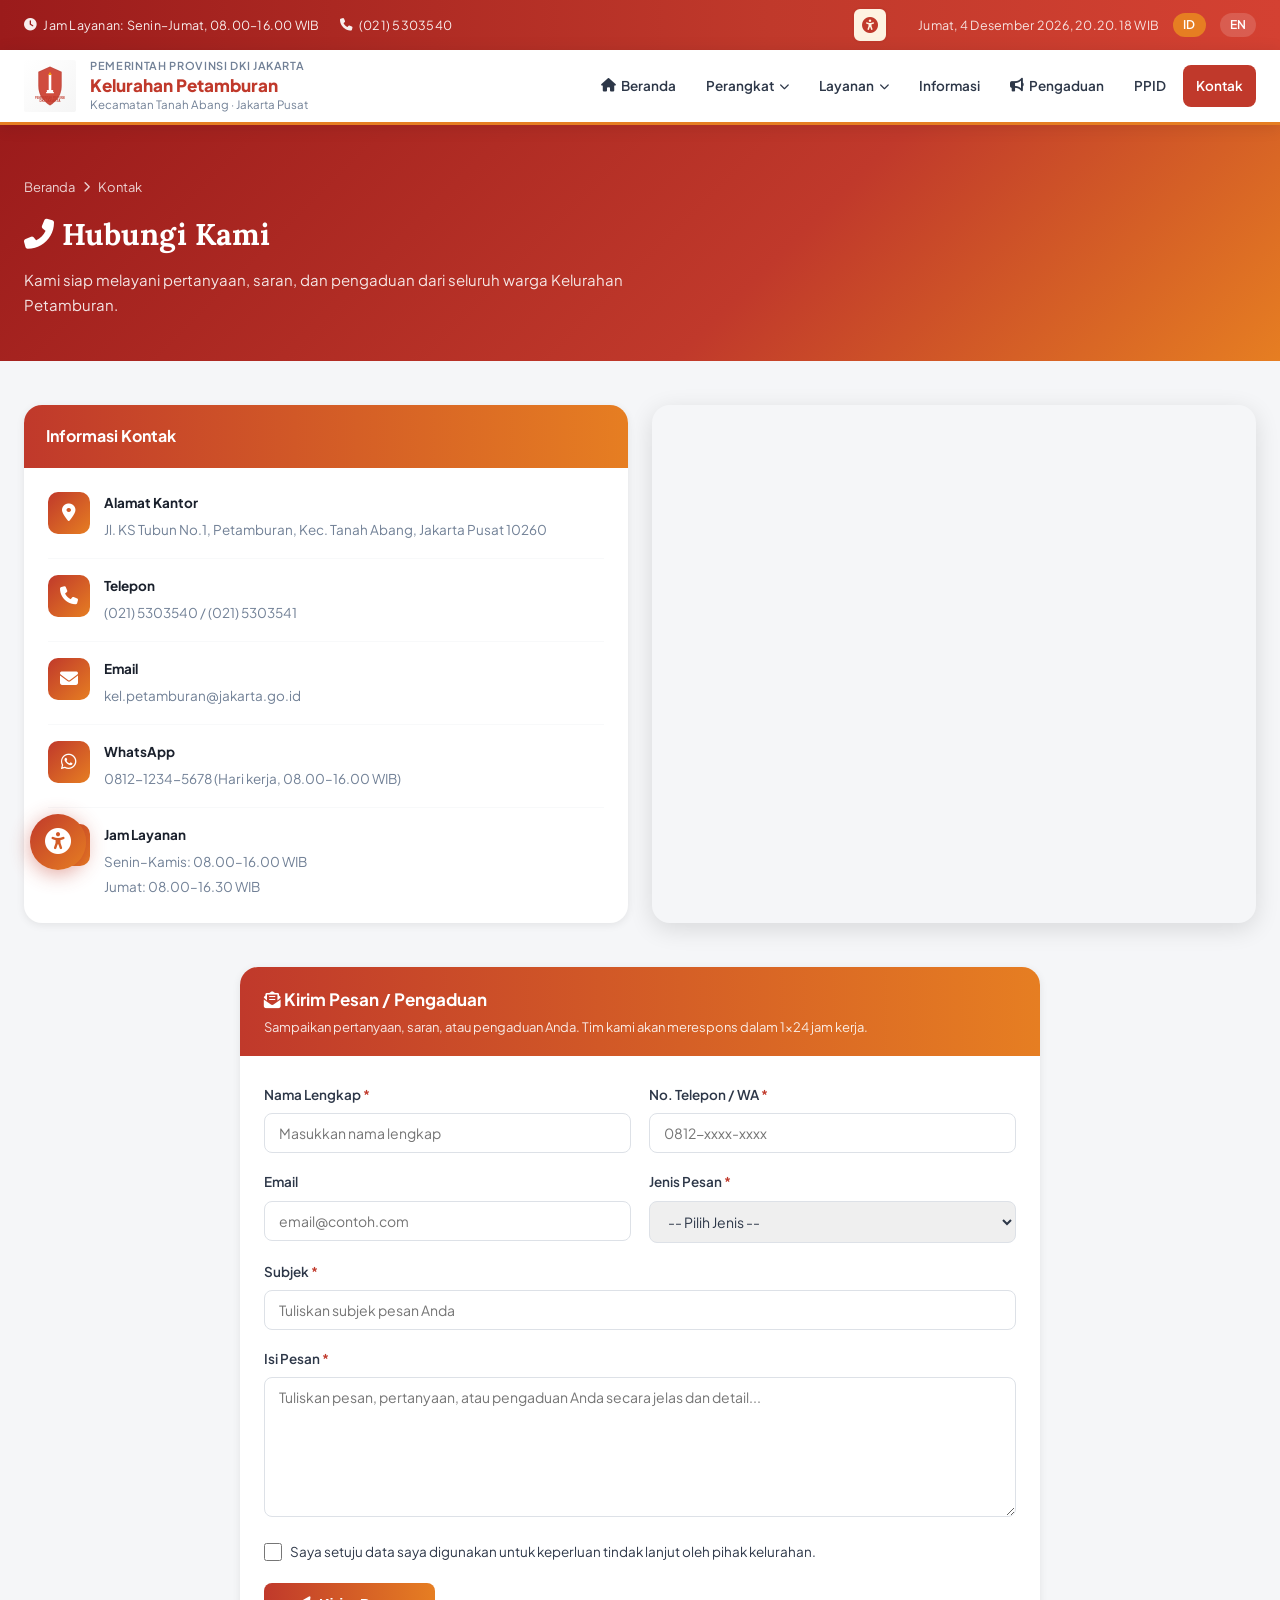
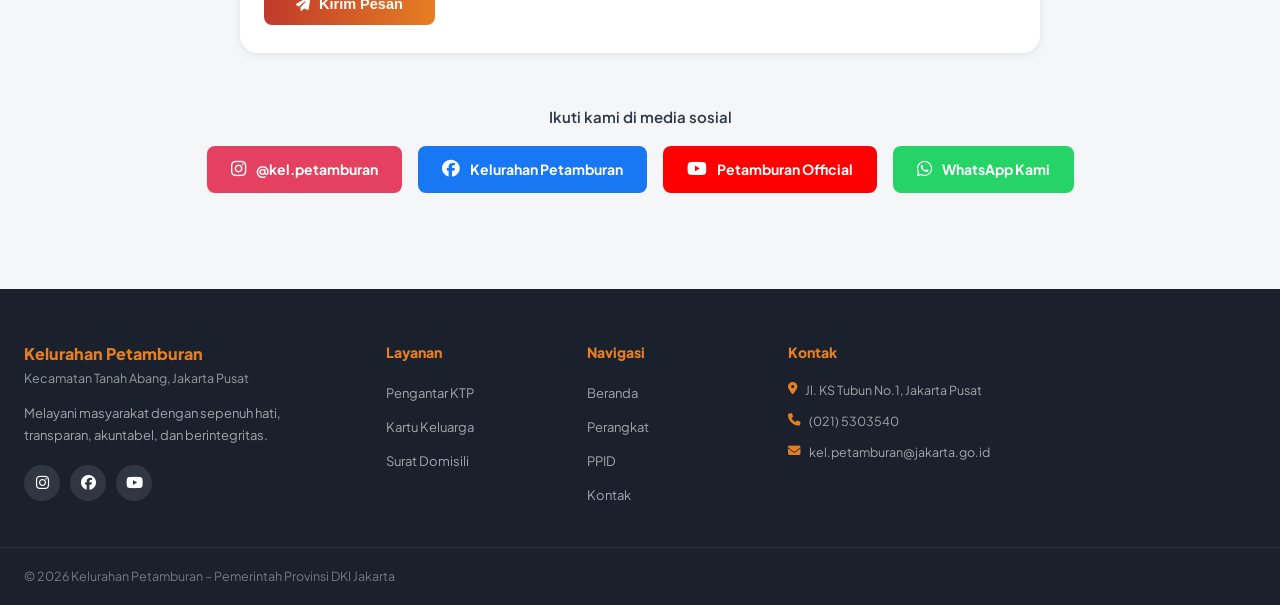
<file: kontak.html>
<!DOCTYPE html>
<html lang="id">
<head>
  <meta charset="UTF-8"/>
  <meta name="viewport" content="width=device-width, initial-scale=1.0"/>
  <title>Kontak – Kelurahan Petamburan</title>
  <link rel="stylesheet" href="assets/css/style.css"/>
  <!-- Primary CDN -->
  <link rel="stylesheet" href="https://cdnjs.cloudflare.com/ajax/libs/font-awesome/6.5.0/css/all.min.css" integrity="sha512-Avb2QiuDEEvB4bZJYdft2mNjVShBftLdPG8FJ0V7irTLQ8Uo0qcPxh4Plq7G5tGm0rU+1SPhVotteLpBERwTkw==" crossorigin="anonymous" referrerpolicy="no-referrer" />
  <link rel="preconnect" href="https://fonts.googleapis.com">
  <link rel="preconnect" href="https://fonts.gstatic.com" crossorigin>
  <link href="https://fonts.googleapis.com/css2?family=Plus+Jakarta+Sans:wght@400;500;600;700;800&family=Lora:ital,wght@0,400;0,600;1,400&family=OpenDyslexic:wght@400;700&display=swap" rel="stylesheet">
</head>
<body>

<!-- ===== ACCESSIBILITY WIDGET ===== -->
<div class="a11y-widget" id="a11yWidget">
  <button class="a11y-toggle" id="a11yToggle" aria-label="Buka Menu Aksesibilitas" title="Menu Aksesibilitas (CTRL+U)">
    <i class="fa fa-universal-access"></i>
  </button>
  <div class="a11y-panel" id="a11yPanel" role="dialog" aria-labelledby="a11yTitle" aria-hidden="true">
    <div class="a11y-panel-header">
      <h3 id="a11yTitle"><i class="fa fa-universal-access"></i> Menu Aksesibilitas (CTRL+U)</h3>
      <button class="a11y-close" id="a11yClose" aria-label="Tutup Menu"><i class="fa fa-times"></i></button>
    </div>
    <div class="a11y-lang"><i class="fa fa-globe"></i> Bahasa Indonesia (Indonesian)</div>
    <div class="a11y-grid">
      <button class="a11y-btn" data-action="speech" aria-pressed="false"><div class="a11y-icon"><i class="fa fa-volume-up"></i></div><span>Mode Suara</span></button>
      <button class="a11y-btn" data-action="font-increase" aria-pressed="false"><div class="a11y-icon"><span style="font-size:18px;font-weight:700;">T</span><span style="font-size:24px;font-weight:700;">T</span></div><span>Perbesar Teks</span></button>
      <button class="a11y-btn" data-action="font-decrease" aria-pressed="false"><div class="a11y-icon"><span style="font-size:24px;font-weight:700;">T</span><span style="font-size:18px;font-weight:700;">T</span></div><span>Perkecil Teks</span></button>
      <button class="a11y-btn" data-action="grayscale" aria-pressed="false"><div class="a11y-icon"><i class="fa fa-tint"></i></div><span>Skala Abu-Abu</span></button>
      <button class="a11y-btn" data-action="contrast" aria-pressed="false"><div class="a11y-icon"><i class="fa fa-adjust"></i></div><span>Kontras+</span></button>
      <button class="a11y-btn" data-action="hide-images" aria-pressed="false"><div class="a11y-icon" style="position:relative;"><i class="fa fa-image"></i><i class="fa fa-ban" style="position:absolute;font-size:28px;opacity:.7;"></i></div><span>Sembunyikan Gambar</span></button>
      <button class="a11y-btn" data-action="text-align" aria-pressed="false"><div class="a11y-icon"><i class="fa fa-align-justify"></i></div><span>Rata Tulisan</span></button>
      <button class="a11y-btn" data-action="dyslexia" aria-pressed="false"><div class="a11y-icon"><span style="font-size:28px;font-weight:700;">A</span></div><span>Tulisan Dapat Dibaca</span></button>
      <button class="a11y-btn" data-action="line-height" aria-pressed="false"><div class="a11y-icon"><i class="fa fa-text-height"></i></div><span>Tinggi Garis</span></button>
      <button class="a11y-btn" data-action="pause-animation" aria-pressed="false"><div class="a11y-icon"><i class="fa fa-hourglass-half"></i></div><span>Animasi Dijeda</span></button>
      <button class="a11y-btn" data-action="big-cursor" aria-pressed="false"><div class="a11y-icon"><i class="fa fa-mouse-pointer"></i></div><span>Kursor</span></button>
      <button class="a11y-btn" data-action="letter-spacing" aria-pressed="false"><div class="a11y-icon"><span style="font-size:18px;font-weight:700;letter-spacing:6px;">T T</span></div><span>Spasi Teks</span></button>
      <button class="a11y-btn" data-action="underline-links" aria-pressed="false"><div class="a11y-icon"><i class="fa fa-underline"></i></div><span>Garis Bawahi Tautan</span></button>
      <button class="a11y-btn a11y-reset" data-action="reset"><div class="a11y-icon"><i class="fa fa-undo"></i></div><span>Reset Semua</span></button>
    </div>
  </div>
</div>

<div class="topbar">
  <div class="topbar-inner">
    <div class="topbar-left">
      <span><i class="fa fa-clock"></i> Jam Layanan: Senin–Jumat, 08.00–16.00 WIB</span>
      <span><i class="fa fa-phone"></i> (021) 5303540</span>
    </div>
    <div class="topbar-right">
      <button class="a11y-header-btn" id="a11yHeaderBtn" title="Menu Aksesibilitas (CTRL+U)" aria-label="Buka Menu Aksesibilitas">
        <i class="fa fa-universal-access"></i>
      </button>
      <span id="clock-date"></span>
      <a href="#" class="lang active">ID</a>
      <a href="#" class="lang">EN</a>
    </div>
  </div>
</div>

<header class="site-header">
  <div class="header-inner">
    <div class="header-brand">
      <img src="assets/img/logo-dki.svg" alt="Logo DKI" class="logo-dki"/>
      <div class="brand-text">
        <span class="brand-sub">Pemerintah Provinsi DKI Jakarta</span>
        <span class="brand-name">Kelurahan Petamburan</span>
        <span class="brand-info">Kecamatan Tanah Abang · Jakarta Pusat</span>
      </div>
    </div>
    <nav class="main-nav">
      <ul>
        <li><a href="index.html"><i class="fa fa-home"></i> Beranda</a></li>
        <li class="has-dropdown"><a href="#">Perangkat <i class="fa fa-chevron-down fa-xs"></i></a>
          <ul class="dropdown">
            <li><a href="perangkat.html">Struktur Organisasi</a></li>
            <li><a href="perangkat.html#pejabat">Daftar Pejabat</a></li>
          </ul>
        </li>
        <li class="has-dropdown"><a href="#">Layanan <i class="fa fa-chevron-down fa-xs"></i></a>
          <ul class="dropdown">
            <li><a href="layanan.html">Jenis Pelayanan</a></li>
            <li><a href="layanan.html#jam">Jam Pelayanan</a></li>
          </ul>
        </li>
        <li><a href="informasi.html">Informasi</a></li>
        <li><a href="pengaduan.html"><i class="fa fa-bullhorn"></i> Pengaduan</a></li>
        <li><a href="ppid.html">PPID</a></li>
        <li class="active"><a href="kontak.html">Kontak</a></li>
      </ul>
      <button class="hamburger" id="hamburger"><i class="fa fa-bars"></i></button>
    </nav>
  </div>
</header>

<section class="page-banner">
  <div class="page-banner-inner">
    <div class="breadcrumb">
      <a href="index.html">Beranda</a>
      <i class="fa fa-chevron-right"></i>
      <span>Kontak</span>
    </div>
    <h1><i class="fa fa-phone-alt"></i> Hubungi Kami</h1>
    <p>Kami siap melayani pertanyaan, saran, dan pengaduan dari seluruh warga Kelurahan Petamburan.</p>
  </div>
</section>

<div style="max-width:1320px;margin:0 auto;padding:44px 24px;">

  <!-- KONTAK INFO + PETA -->
  <div class="kontak-grid" style="margin-bottom:44px;">
    <div class="kontak-info-card">
      <div class="kontak-info-header">Informasi Kontak</div>
      <div class="kontak-info-body">
        <div class="kontak-info-item">
          <i class="fa fa-map-marker-alt"></i>
          <div>
            <strong>Alamat Kantor</strong>
            <span>Jl. KS Tubun No.1, Petamburan, Kec. Tanah Abang, Jakarta Pusat 10260</span>
          </div>
        </div>
        <div class="kontak-info-item">
          <i class="fa fa-phone"></i>
          <div>
            <strong>Telepon</strong>
            <span>(021) 5303540 / (021) 5303541</span>
          </div>
        </div>
        <div class="kontak-info-item">
          <i class="fa fa-envelope"></i>
          <div>
            <strong>Email</strong>
            <span>kel.petamburan@jakarta.go.id</span>
          </div>
        </div>
        <div class="kontak-info-item">
          <i class="fab fa-whatsapp"></i>
          <div>
            <strong>WhatsApp</strong>
            <span>0812-1234-5678 (Hari kerja, 08.00–16.00 WIB)</span>
          </div>
        </div>
        <div class="kontak-info-item">
          <i class="fa fa-clock"></i>
          <div>
            <strong>Jam Layanan</strong>
            <span>Senin–Kamis: 08.00–16.00 WIB<br>Jumat: 08.00–16.30 WIB</span>
          </div>
        </div>
      </div>
    </div>

    <div class="map-embed">
      <!-- Embed Google Maps wilayah Petamburan -->
      <iframe
        src="https://www.google.com/maps/embed?pb=!1m18!1m12!1m3!1d3966.3999!2d106.8050!3d-6.2088!2m3!1f0!2f0!3f0!3m2!1i1024!2i768!4f13.1!3m3!1m2!1s0x2e69f6d26ffe43f9%3A0x5bb2bc7ffbe55ab6!2sPetamburan%2C%20Tanah%20Abang%2C%20Jakarta%20Pusat!5e0!3m2!1sid!2sid!4v1708600000000!5m2!1sid!2sid"
        allowfullscreen="" loading="lazy" referrerpolicy="no-referrer-when-downgrade">
      </iframe>
    </div>
  </div>

  <!-- FORM HUBUNGI KAMI -->
  <div class="form-card" style="max-width:800px;margin:0 auto;">
    <div class="form-card-header">
      <h3><i class="fa fa-envelope-open-text"></i> Kirim Pesan / Pengaduan</h3>
      <p>Sampaikan pertanyaan, saran, atau pengaduan Anda. Tim kami akan merespons dalam 1×24 jam kerja.</p>
    </div>
    <div class="form-body">
      <form class="ppid-form" id="formKontak">
        <div class="form-row">
          <div class="form-group">
            <label>Nama Lengkap <span style="color:var(--red)">*</span></label>
            <input type="text" placeholder="Masukkan nama lengkap" required/>
          </div>
          <div class="form-group">
            <label>No. Telepon / WA <span style="color:var(--red)">*</span></label>
            <input type="tel" placeholder="0812-xxxx-xxxx" required/>
          </div>
        </div>
        <div class="form-row">
          <div class="form-group">
            <label>Email</label>
            <input type="email" placeholder="email@contoh.com"/>
          </div>
          <div class="form-group">
            <label>Jenis Pesan <span style="color:var(--red)">*</span></label>
            <select required>
              <option value="">-- Pilih Jenis --</option>
              <option>Pertanyaan Layanan</option>
              <option>Pengaduan</option>
              <option>Saran / Masukan</option>
              <option>Informasi Umum</option>
              <option>Lainnya</option>
            </select>
          </div>
        </div>
        <div class="form-group" style="margin-bottom:18px;">
          <label>Subjek <span style="color:var(--red)">*</span></label>
          <input type="text" placeholder="Tuliskan subjek pesan Anda" required/>
        </div>
        <div class="form-group" style="margin-bottom:24px;">
          <label>Isi Pesan <span style="color:var(--red)">*</span></label>
          <textarea placeholder="Tuliskan pesan, pertanyaan, atau pengaduan Anda secara jelas dan detail..." required style="min-height:140px;"></textarea>
        </div>
        <div style="display:flex;align-items:center;gap:8px;margin-bottom:20px;">
          <input type="checkbox" required style="width:18px;height:18px;accent-color:var(--red);"/>
          <label style="font-size:13.5px;color:var(--gray-700);">Saya setuju data saya digunakan untuk keperluan tindak lanjut oleh pihak kelurahan.</label>
        </div>
        <button type="submit" class="btn-submit">
          <i class="fa fa-paper-plane"></i> Kirim Pesan
        </button>
      </form>
    </div>
  </div>

  <!-- SOSMED STRIP -->
  <div style="text-align:center;margin-top:52px;">
    <p style="font-size:15px;font-weight:600;color:var(--gray-700);margin-bottom:16px;">Ikuti kami di media sosial</p>
    <div style="display:flex;gap:16px;justify-content:center;flex-wrap:wrap;">
      <a href="#" style="display:flex;align-items:center;gap:10px;background:#E4405F;color:#fff;padding:12px 24px;border-radius:8px;font-weight:700;font-size:14px;text-decoration:none;transition:opacity .25s;" onmouseover="this.style.opacity='.85'" onmouseout="this.style.opacity='1'">
        <i class="fab fa-instagram fa-lg"></i> @kel.petamburan
      </a>
      <a href="#" style="display:flex;align-items:center;gap:10px;background:#1877F2;color:#fff;padding:12px 24px;border-radius:8px;font-weight:700;font-size:14px;text-decoration:none;transition:opacity .25s;" onmouseover="this.style.opacity='.85'" onmouseout="this.style.opacity='1'">
        <i class="fab fa-facebook fa-lg"></i> Kelurahan Petamburan
      </a>
      <a href="#" style="display:flex;align-items:center;gap:10px;background:#FF0000;color:#fff;padding:12px 24px;border-radius:8px;font-weight:700;font-size:14px;text-decoration:none;transition:opacity .25s;" onmouseover="this.style.opacity='.85'" onmouseout="this.style.opacity='1'">
        <i class="fab fa-youtube fa-lg"></i> Petamburan Official
      </a>
      <a href="https://wa.me/6281212345678" target="_blank" style="display:flex;align-items:center;gap:10px;background:#25D366;color:#fff;padding:12px 24px;border-radius:8px;font-weight:700;font-size:14px;text-decoration:none;transition:opacity .25s;" onmouseover="this.style.opacity='.85'" onmouseout="this.style.opacity='1'">
        <i class="fab fa-whatsapp fa-lg"></i> WhatsApp Kami
      </a>
    </div>
  </div>

</div>

<footer class="site-footer" style="margin-top:52px;">
  <div class="footer-inner">
    <div class="footer-col brand">
      <div class="footer-brand">
        <div class="footer-brand-text">
          <strong>Kelurahan Petamburan</strong>
          <span>Kecamatan Tanah Abang, Jakarta Pusat</span>
        </div>
      </div>
      <p class="footer-desc">Melayani masyarakat dengan sepenuh hati, transparan, akuntabel, dan berintegritas.</p>
      <div class="footer-sosmed">
        <a href="#"><i class="fab fa-instagram"></i></a>
        <a href="#"><i class="fab fa-facebook"></i></a>
        <a href="#"><i class="fab fa-youtube"></i></a>
      </div>
    </div>
    <div class="footer-col">
      <h4>Layanan</h4>
      <ul>
        <li><a href="layanan.html">Pengantar KTP</a></li>
        <li><a href="layanan.html">Kartu Keluarga</a></li>
        <li><a href="layanan.html">Surat Domisili</a></li>
      </ul>
    </div>
    <div class="footer-col">
      <h4>Navigasi</h4>
      <ul>
        <li><a href="index.html">Beranda</a></li>
        <li><a href="perangkat.html">Perangkat</a></li>
        <li><a href="ppid.html">PPID</a></li>
        <li><a href="kontak.html">Kontak</a></li>
      </ul>
    </div>
    <div class="footer-col">
      <h4>Kontak</h4>
      <div class="footer-kontak">
        <p><i class="fa fa-map-marker-alt"></i> Jl. KS Tubun No.1, Jakarta Pusat</p>
        <p><i class="fa fa-phone"></i> (021) 5303540</p>
        <p><i class="fa fa-envelope"></i> kel.petamburan@jakarta.go.id</p>
      </div>
    </div>
  </div>
  <div class="footer-bottom">
    <span>© 2026 Kelurahan Petamburan – Pemerintah Provinsi DKI Jakarta</span>
  </div>
</footer>

<script src="assets/js/main.js"></script>
</body>
</html>
</file>
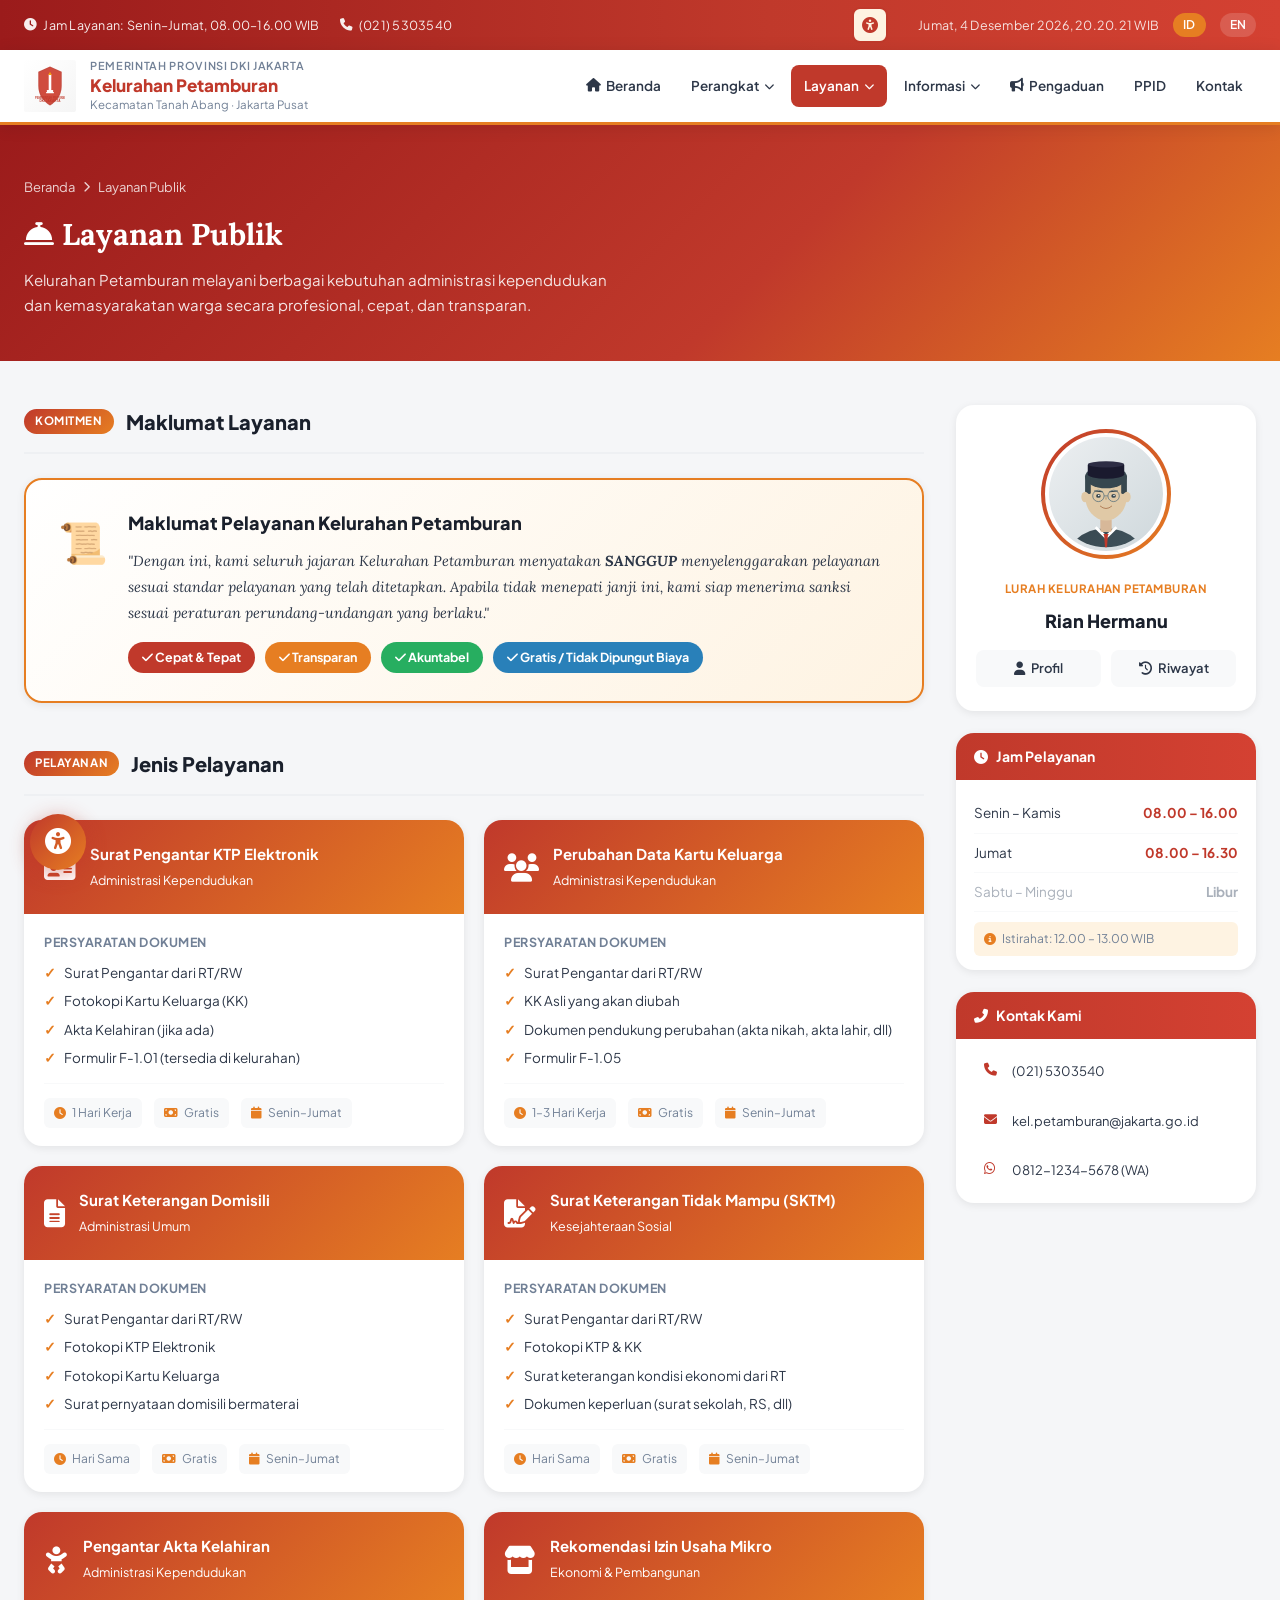
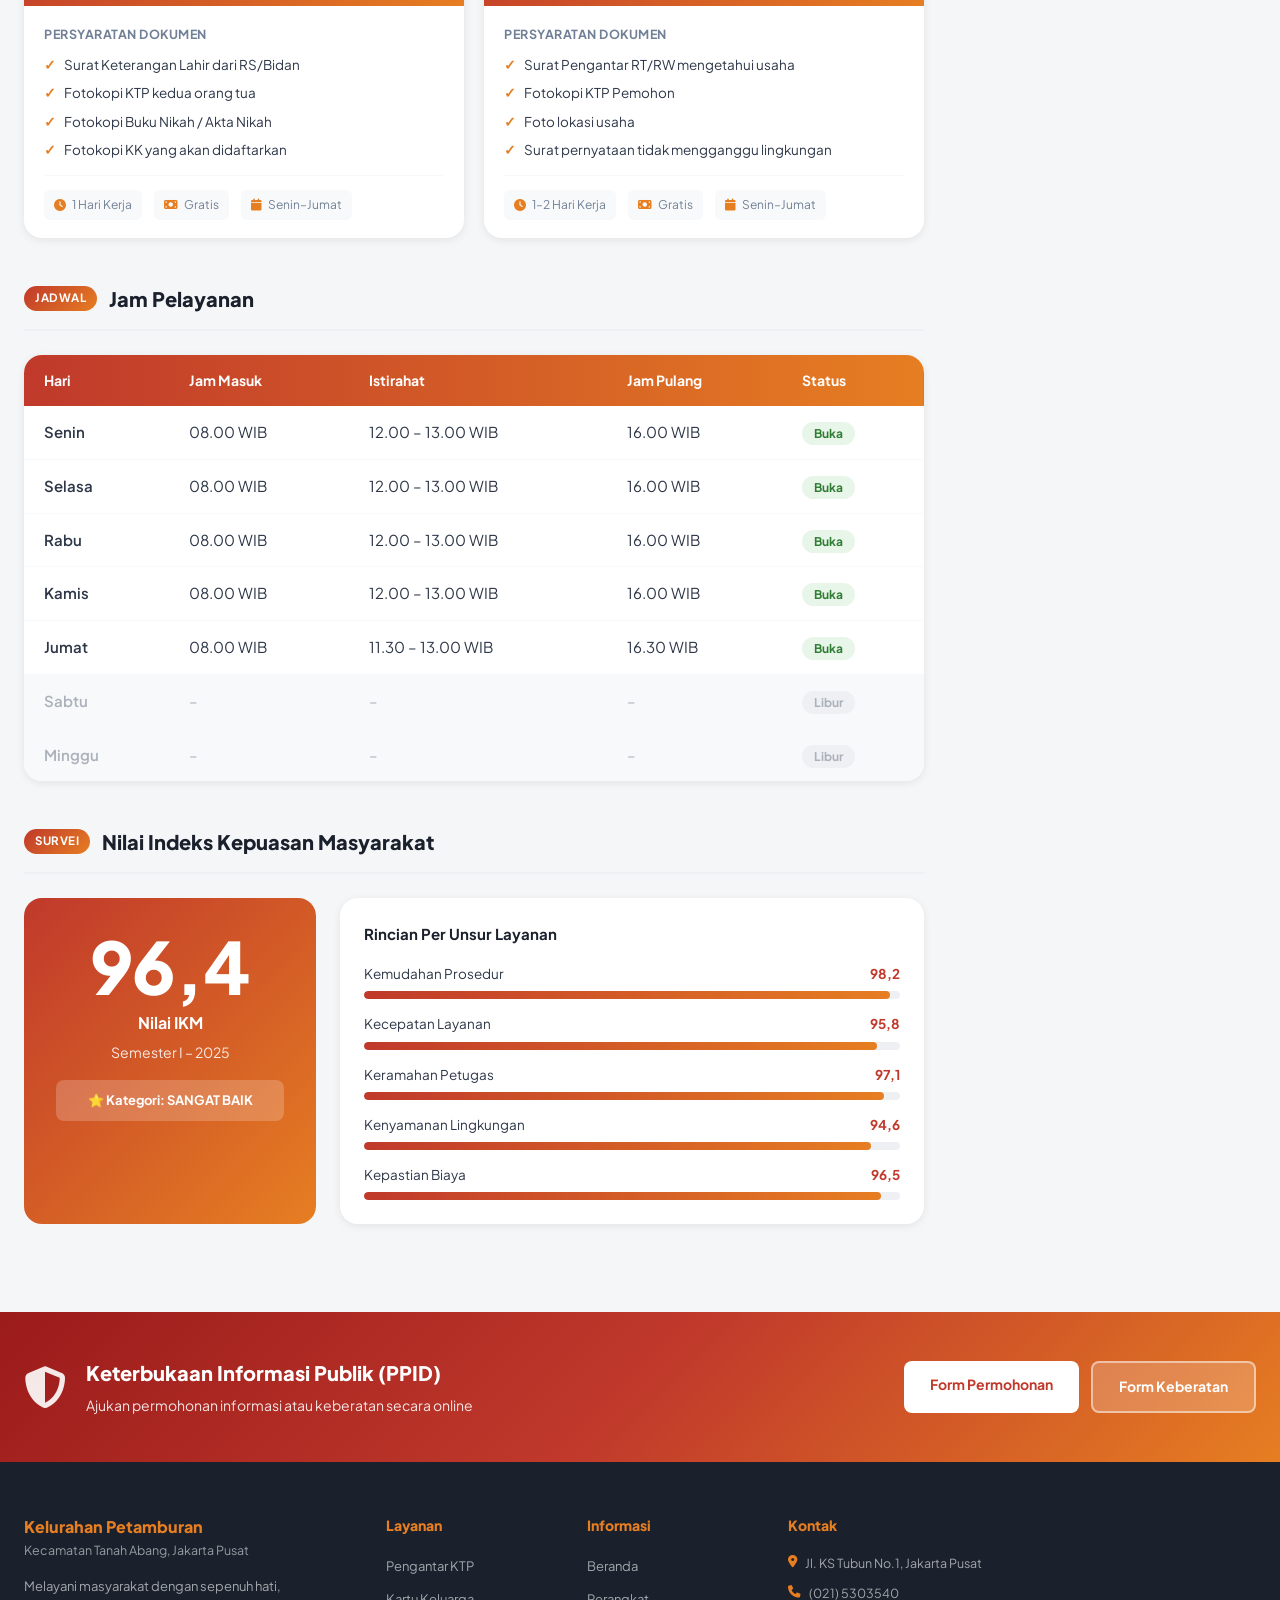
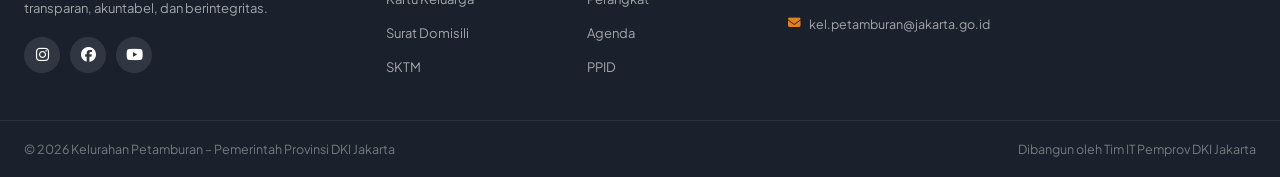
<file: layanan.html>
<!DOCTYPE html>
<html lang="id">
<head>
  <meta charset="UTF-8"/>
  <meta name="viewport" content="width=device-width, initial-scale=1.0"/>
  <title>Layanan Publik – Kelurahan Petamburan</title>
  <link rel="stylesheet" href="assets/css/style.css"/>
  <!-- Primary CDN -->
  <link rel="stylesheet" href="https://cdnjs.cloudflare.com/ajax/libs/font-awesome/6.5.0/css/all.min.css" integrity="sha512-Avb2QiuDEEvB4bZJYdft2mNjVShBftLdPG8FJ0V7irTLQ8Uo0qcPxh4Plq7G5tGm0rU+1SPhVotteLpBERwTkw==" crossorigin="anonymous" referrerpolicy="no-referrer" />
  <link rel="preconnect" href="https://fonts.googleapis.com">
  <link rel="preconnect" href="https://fonts.gstatic.com" crossorigin>
  <link href="https://fonts.googleapis.com/css2?family=Plus+Jakarta+Sans:wght@400;500;600;700;800&family=Lora:ital,wght@0,400;0,600;1,400&family=OpenDyslexic:wght@400;700&display=swap" rel="stylesheet">
</head>
<body>

<!-- ===== ACCESSIBILITY WIDGET ===== -->
<div class="a11y-widget" id="a11yWidget">
  <button class="a11y-toggle" id="a11yToggle" aria-label="Buka Menu Aksesibilitas" title="Menu Aksesibilitas (CTRL+U)">
    <i class="fa fa-universal-access"></i>
  </button>
  <div class="a11y-panel" id="a11yPanel" role="dialog" aria-labelledby="a11yTitle" aria-hidden="true">
    <div class="a11y-panel-header">
      <h3 id="a11yTitle"><i class="fa fa-universal-access"></i> Menu Aksesibilitas (CTRL+U)</h3>
      <button class="a11y-close" id="a11yClose" aria-label="Tutup Menu"><i class="fa fa-times"></i></button>
    </div>
    <div class="a11y-lang"><i class="fa fa-globe"></i> Bahasa Indonesia (Indonesian)</div>
    <div class="a11y-grid">
      <button class="a11y-btn" data-action="speech" aria-pressed="false"><div class="a11y-icon"><i class="fa fa-volume-up"></i></div><span>Mode Suara</span></button>
      <button class="a11y-btn" data-action="font-increase" aria-pressed="false"><div class="a11y-icon"><span style="font-size:18px;font-weight:700;">T</span><span style="font-size:24px;font-weight:700;">T</span></div><span>Perbesar Teks</span></button>
      <button class="a11y-btn" data-action="font-decrease" aria-pressed="false"><div class="a11y-icon"><span style="font-size:24px;font-weight:700;">T</span><span style="font-size:18px;font-weight:700;">T</span></div><span>Perkecil Teks</span></button>
      <button class="a11y-btn" data-action="grayscale" aria-pressed="false"><div class="a11y-icon"><i class="fa fa-tint"></i></div><span>Skala Abu-Abu</span></button>
      <button class="a11y-btn" data-action="contrast" aria-pressed="false"><div class="a11y-icon"><i class="fa fa-adjust"></i></div><span>Kontras+</span></button>
      <button class="a11y-btn" data-action="hide-images" aria-pressed="false"><div class="a11y-icon" style="position:relative;"><i class="fa fa-image"></i><i class="fa fa-ban" style="position:absolute;font-size:28px;opacity:.7;"></i></div><span>Sembunyikan Gambar</span></button>
      <button class="a11y-btn" data-action="text-align" aria-pressed="false"><div class="a11y-icon"><i class="fa fa-align-justify"></i></div><span>Rata Tulisan</span></button>
      <button class="a11y-btn" data-action="dyslexia" aria-pressed="false"><div class="a11y-icon"><span style="font-size:28px;font-weight:700;">A</span></div><span>Tulisan Dapat Dibaca</span></button>
      <button class="a11y-btn" data-action="line-height" aria-pressed="false"><div class="a11y-icon"><i class="fa fa-text-height"></i></div><span>Tinggi Garis</span></button>
      <button class="a11y-btn" data-action="pause-animation" aria-pressed="false"><div class="a11y-icon"><i class="fa fa-hourglass-half"></i></div><span>Animasi Dijeda</span></button>
      <button class="a11y-btn" data-action="big-cursor" aria-pressed="false"><div class="a11y-icon"><i class="fa fa-mouse-pointer"></i></div><span>Kursor</span></button>
      <button class="a11y-btn" data-action="letter-spacing" aria-pressed="false"><div class="a11y-icon"><span style="font-size:18px;font-weight:700;letter-spacing:6px;">T T</span></div><span>Spasi Teks</span></button>
      <button class="a11y-btn" data-action="underline-links" aria-pressed="false"><div class="a11y-icon"><i class="fa fa-underline"></i></div><span>Garis Bawahi Tautan</span></button>
      <button class="a11y-btn a11y-reset" data-action="reset"><div class="a11y-icon"><i class="fa fa-undo"></i></div><span>Reset Semua</span></button>
    </div>
  </div>
</div>

<!-- TOPBAR -->
<div class="topbar">
  <div class="topbar-inner">
    <div class="topbar-left">
      <span><i class="fa fa-clock"></i> Jam Layanan: Senin–Jumat, 08.00–16.00 WIB</span>
      <span><i class="fa fa-phone"></i> (021) 5303540</span>
    </div>
    <div class="topbar-right">
      <button class="a11y-header-btn" id="a11yHeaderBtn" title="Menu Aksesibilitas (CTRL+U)" aria-label="Buka Menu Aksesibilitas">
        <i class="fa fa-universal-access"></i>
      </button>
      <span id="clock-date"></span>
      <a href="#" class="lang active">ID</a>
      <a href="#" class="lang">EN</a>
    </div>
  </div>
</div>

<!-- HEADER -->
<header class="site-header">
  <div class="header-inner">
    <div class="header-brand">
      <img src="assets/img/logo-dki.svg" alt="Logo DKI" class="logo-dki"/>
      <div class="brand-text">
        <span class="brand-sub">Pemerintah Provinsi DKI Jakarta</span>
        <span class="brand-name">Kelurahan Petamburan</span>
        <span class="brand-info">Kecamatan Tanah Abang · Jakarta Pusat</span>
      </div>
    </div>
    <nav class="main-nav">
      <ul>
        <li><a href="index.html"><i class="fa fa-home"></i> Beranda</a></li>
        <li class="has-dropdown">
          <a href="#">Perangkat <i class="fa fa-chevron-down fa-xs"></i></a>
          <ul class="dropdown">
            <li><a href="perangkat.html">Struktur Organisasi</a></li>
            <li><a href="perangkat.html#pejabat">Daftar Pejabat</a></li>
            <li><a href="perangkat.html#tugas">Tugas dan Fungsi</a></li>
          </ul>
        </li>
        <li class="has-dropdown active">
          <a href="#">Layanan <i class="fa fa-chevron-down fa-xs"></i></a>
          <ul class="dropdown">
            <li><a href="layanan.html">Maklumat Layanan</a></li>
            <li><a href="layanan.html#jenis">Jenis Pelayanan</a></li>
            <li><a href="layanan.html#jam">Jam Pelayanan</a></li>
            <li><a href="layanan.html#ikm">Nilai IKM</a></li>
          </ul>
        </li>
        <li class="has-dropdown">
          <a href="#">Informasi <i class="fa fa-chevron-down fa-xs"></i></a>
          <ul class="dropdown">
            <li><a href="informasi.html">Agenda Kelurahan</a></li>
            <li><a href="informasi.html#prestasi">Prestasi</a></li>
            <li><a href="informasi.html#infografis">Infografis</a></li>
          </ul>
        </li>
        <li><a href="pengaduan.html"><i class="fa fa-bullhorn"></i> Pengaduan</a></li>
        <li><a href="ppid.html">PPID</a></li>
        <li><a href="kontak.html">Kontak</a></li>
      </ul>
      <button class="hamburger" id="hamburger"><i class="fa fa-bars"></i></button>
    </nav>
  </div>
</header>

<!-- PAGE BANNER -->
<section class="page-banner">
  <div class="page-banner-inner">
    <div class="breadcrumb">
      <a href="index.html">Beranda</a>
      <i class="fa fa-chevron-right"></i>
      <span>Layanan Publik</span>
    </div>
    <h1><i class="fa fa-concierge-bell"></i> Layanan Publik</h1>
    <p>Kelurahan Petamburan melayani berbagai kebutuhan administrasi kependudukan dan kemasyarakatan warga secara profesional, cepat, dan transparan.</p>
  </div>
</section>

<!-- MAKLUMAT -->
<div class="page-wrapper">
  <div class="main-content">

    <!-- MAKLUMAT CARD -->
    <section class="section-block">
      <div class="section-header">
        <div class="section-title-group">
          <span class="section-badge">Komitmen</span>
          <h2 class="section-title">Maklumat Layanan</h2>
        </div>
      </div>
      <div style="background:linear-gradient(135deg,#fff 0%,#FEF3E2 100%); border:2px solid var(--orange); border-radius:var(--radius-lg); padding:28px 32px; box-shadow:var(--shadow-sm);">
        <div style="display:flex;gap:20px;align-items:flex-start;">
          <div style="font-size:40px;color:var(--red);flex-shrink:0;">📜</div>
          <div>
            <h3 style="font-size:18px;font-weight:800;color:var(--gray-900);margin-bottom:10px;">Maklumat Pelayanan Kelurahan Petamburan</h3>
            <p style="font-size:14.5px;color:var(--gray-700);line-height:1.8;font-style:italic;font-family:'Lora',serif;">
              "Dengan ini, kami seluruh jajaran Kelurahan Petamburan menyatakan <strong>SANGGUP</strong> menyelenggarakan pelayanan sesuai standar pelayanan yang telah ditetapkan. Apabila tidak menepati janji ini, kami siap menerima sanksi sesuai peraturan perundang-undangan yang berlaku."
            </p>
            <div style="margin-top:16px;display:flex;gap:10px;flex-wrap:wrap;">
              <span style="background:var(--red);color:#fff;padding:5px 14px;border-radius:30px;font-size:12.5px;font-weight:700;"><i class="fa fa-check"></i> Cepat & Tepat</span>
              <span style="background:var(--orange);color:#fff;padding:5px 14px;border-radius:30px;font-size:12.5px;font-weight:700;"><i class="fa fa-check"></i> Transparan</span>
              <span style="background:#27AE60;color:#fff;padding:5px 14px;border-radius:30px;font-size:12.5px;font-weight:700;"><i class="fa fa-check"></i> Akuntabel</span>
              <span style="background:#2980B9;color:#fff;padding:5px 14px;border-radius:30px;font-size:12.5px;font-weight:700;"><i class="fa fa-check"></i> Gratis / Tidak Dipungut Biaya</span>
            </div>
          </div>
        </div>
      </div>
    </section>

    <!-- JENIS LAYANAN -->
    <section class="section-block" id="jenis">
      <div class="section-header">
        <div class="section-title-group">
          <span class="section-badge">Pelayanan</span>
          <h2 class="section-title">Jenis Pelayanan</h2>
        </div>
      </div>

      <div class="layanan-grid">

        <div class="layanan-detail-card" id="ktp">
          <div class="layanan-card-top">
            <span class="icon"><i class="fa fa-id-card"></i></span>
            <div>
              <h3>Surat Pengantar KTP Elektronik</h3>
              <small>Administrasi Kependudukan</small>
            </div>
          </div>
          <div class="layanan-card-body">
            <p class="layanan-req-title">Persyaratan Dokumen</p>
            <ul class="layanan-req-list">
              <li>Surat Pengantar dari RT/RW</li>
              <li>Fotokopi Kartu Keluarga (KK)</li>
              <li>Akta Kelahiran (jika ada)</li>
              <li>Formulir F-1.01 (tersedia di kelurahan)</li>
            </ul>
            <div class="layanan-meta">
              <span class="layanan-meta-item"><i class="fa fa-clock"></i> 1 Hari Kerja</span>
              <span class="layanan-meta-item"><i class="fa fa-money-bill"></i> Gratis</span>
              <span class="layanan-meta-item"><i class="fa fa-calendar"></i> Senin–Jumat</span>
            </div>
          </div>
        </div>

        <div class="layanan-detail-card" id="kk">
          <div class="layanan-card-top">
            <span class="icon"><i class="fa fa-users"></i></span>
            <div>
              <h3>Perubahan Data Kartu Keluarga</h3>
              <small>Administrasi Kependudukan</small>
            </div>
          </div>
          <div class="layanan-card-body">
            <p class="layanan-req-title">Persyaratan Dokumen</p>
            <ul class="layanan-req-list">
              <li>Surat Pengantar dari RT/RW</li>
              <li>KK Asli yang akan diubah</li>
              <li>Dokumen pendukung perubahan (akta nikah, akta lahir, dll)</li>
              <li>Formulir F-1.05</li>
            </ul>
            <div class="layanan-meta">
              <span class="layanan-meta-item"><i class="fa fa-clock"></i> 1–3 Hari Kerja</span>
              <span class="layanan-meta-item"><i class="fa fa-money-bill"></i> Gratis</span>
              <span class="layanan-meta-item"><i class="fa fa-calendar"></i> Senin–Jumat</span>
            </div>
          </div>
        </div>

        <div class="layanan-detail-card" id="skd">
          <div class="layanan-card-top">
            <span class="icon"><i class="fa fa-file-alt"></i></span>
            <div>
              <h3>Surat Keterangan Domisili</h3>
              <small>Administrasi Umum</small>
            </div>
          </div>
          <div class="layanan-card-body">
            <p class="layanan-req-title">Persyaratan Dokumen</p>
            <ul class="layanan-req-list">
              <li>Surat Pengantar dari RT/RW</li>
              <li>Fotokopi KTP Elektronik</li>
              <li>Fotokopi Kartu Keluarga</li>
              <li>Surat pernyataan domisili bermaterai</li>
            </ul>
            <div class="layanan-meta">
              <span class="layanan-meta-item"><i class="fa fa-clock"></i> Hari Sama</span>
              <span class="layanan-meta-item"><i class="fa fa-money-bill"></i> Gratis</span>
              <span class="layanan-meta-item"><i class="fa fa-calendar"></i> Senin–Jumat</span>
            </div>
          </div>
        </div>

        <div class="layanan-detail-card" id="sktt">
          <div class="layanan-card-top">
            <span class="icon"><i class="fa fa-file-signature"></i></span>
            <div>
              <h3>Surat Keterangan Tidak Mampu (SKTM)</h3>
              <small>Kesejahteraan Sosial</small>
            </div>
          </div>
          <div class="layanan-card-body">
            <p class="layanan-req-title">Persyaratan Dokumen</p>
            <ul class="layanan-req-list">
              <li>Surat Pengantar dari RT/RW</li>
              <li>Fotokopi KTP & KK</li>
              <li>Surat keterangan kondisi ekonomi dari RT</li>
              <li>Dokumen keperluan (surat sekolah, RS, dll)</li>
            </ul>
            <div class="layanan-meta">
              <span class="layanan-meta-item"><i class="fa fa-clock"></i> Hari Sama</span>
              <span class="layanan-meta-item"><i class="fa fa-money-bill"></i> Gratis</span>
              <span class="layanan-meta-item"><i class="fa fa-calendar"></i> Senin–Jumat</span>
            </div>
          </div>
        </div>

        <div class="layanan-detail-card" id="akta">
          <div class="layanan-card-top">
            <span class="icon"><i class="fa fa-baby"></i></span>
            <div>
              <h3>Pengantar Akta Kelahiran</h3>
              <small>Administrasi Kependudukan</small>
            </div>
          </div>
          <div class="layanan-card-body">
            <p class="layanan-req-title">Persyaratan Dokumen</p>
            <ul class="layanan-req-list">
              <li>Surat Keterangan Lahir dari RS/Bidan</li>
              <li>Fotokopi KTP kedua orang tua</li>
              <li>Fotokopi Buku Nikah / Akta Nikah</li>
              <li>Fotokopi KK yang akan didaftarkan</li>
            </ul>
            <div class="layanan-meta">
              <span class="layanan-meta-item"><i class="fa fa-clock"></i> 1 Hari Kerja</span>
              <span class="layanan-meta-item"><i class="fa fa-money-bill"></i> Gratis</span>
              <span class="layanan-meta-item"><i class="fa fa-calendar"></i> Senin–Jumat</span>
            </div>
          </div>
        </div>

        <div class="layanan-detail-card" id="usaha">
          <div class="layanan-card-top">
            <span class="icon"><i class="fa fa-store"></i></span>
            <div>
              <h3>Rekomendasi Izin Usaha Mikro</h3>
              <small>Ekonomi & Pembangunan</small>
            </div>
          </div>
          <div class="layanan-card-body">
            <p class="layanan-req-title">Persyaratan Dokumen</p>
            <ul class="layanan-req-list">
              <li>Surat Pengantar RT/RW mengetahui usaha</li>
              <li>Fotokopi KTP Pemohon</li>
              <li>Foto lokasi usaha</li>
              <li>Surat pernyataan tidak mengganggu lingkungan</li>
            </ul>
            <div class="layanan-meta">
              <span class="layanan-meta-item"><i class="fa fa-clock"></i> 1–2 Hari Kerja</span>
              <span class="layanan-meta-item"><i class="fa fa-money-bill"></i> Gratis</span>
              <span class="layanan-meta-item"><i class="fa fa-calendar"></i> Senin–Jumat</span>
            </div>
          </div>
        </div>

      </div>
    </section>

    <!-- JAM LAYANAN -->
    <section class="section-block" id="jam">
      <div class="section-header">
        <div class="section-title-group">
          <span class="section-badge">Jadwal</span>
          <h2 class="section-title">Jam Pelayanan</h2>
        </div>
      </div>
      <div style="background:#fff;border-radius:var(--radius-lg);box-shadow:var(--shadow-sm);overflow:hidden;">
        <table style="width:100%;border-collapse:collapse;">
          <thead>
            <tr style="background:linear-gradient(90deg,var(--red),var(--orange));color:#fff;">
              <th style="padding:14px 20px;text-align:left;font-size:14px;">Hari</th>
              <th style="padding:14px 20px;text-align:left;font-size:14px;">Jam Masuk</th>
              <th style="padding:14px 20px;text-align:left;font-size:14px;">Istirahat</th>
              <th style="padding:14px 20px;text-align:left;font-size:14px;">Jam Pulang</th>
              <th style="padding:14px 20px;text-align:left;font-size:14px;">Status</th>
            </tr>
          </thead>
          <tbody>
            <tr style="border-bottom:1px solid var(--gray-100);">
              <td style="padding:14px 20px;font-weight:600;">Senin</td>
              <td style="padding:14px 20px;">08.00 WIB</td>
              <td style="padding:14px 20px;">12.00 – 13.00 WIB</td>
              <td style="padding:14px 20px;">16.00 WIB</td>
              <td style="padding:14px 20px;"><span style="background:#E8F5E9;color:#2E7D32;padding:4px 12px;border-radius:30px;font-size:12px;font-weight:700;">Buka</span></td>
            </tr>
            <tr style="border-bottom:1px solid var(--gray-100);">
              <td style="padding:14px 20px;font-weight:600;">Selasa</td>
              <td style="padding:14px 20px;">08.00 WIB</td>
              <td style="padding:14px 20px;">12.00 – 13.00 WIB</td>
              <td style="padding:14px 20px;">16.00 WIB</td>
              <td style="padding:14px 20px;"><span style="background:#E8F5E9;color:#2E7D32;padding:4px 12px;border-radius:30px;font-size:12px;font-weight:700;">Buka</span></td>
            </tr>
            <tr style="border-bottom:1px solid var(--gray-100);">
              <td style="padding:14px 20px;font-weight:600;">Rabu</td>
              <td style="padding:14px 20px;">08.00 WIB</td>
              <td style="padding:14px 20px;">12.00 – 13.00 WIB</td>
              <td style="padding:14px 20px;">16.00 WIB</td>
              <td style="padding:14px 20px;"><span style="background:#E8F5E9;color:#2E7D32;padding:4px 12px;border-radius:30px;font-size:12px;font-weight:700;">Buka</span></td>
            </tr>
            <tr style="border-bottom:1px solid var(--gray-100);">
              <td style="padding:14px 20px;font-weight:600;">Kamis</td>
              <td style="padding:14px 20px;">08.00 WIB</td>
              <td style="padding:14px 20px;">12.00 – 13.00 WIB</td>
              <td style="padding:14px 20px;">16.00 WIB</td>
              <td style="padding:14px 20px;"><span style="background:#E8F5E9;color:#2E7D32;padding:4px 12px;border-radius:30px;font-size:12px;font-weight:700;">Buka</span></td>
            </tr>
            <tr style="border-bottom:1px solid var(--gray-100);">
              <td style="padding:14px 20px;font-weight:600;">Jumat</td>
              <td style="padding:14px 20px;">08.00 WIB</td>
              <td style="padding:14px 20px;">11.30 – 13.00 WIB</td>
              <td style="padding:14px 20px;">16.30 WIB</td>
              <td style="padding:14px 20px;"><span style="background:#E8F5E9;color:#2E7D32;padding:4px 12px;border-radius:30px;font-size:12px;font-weight:700;">Buka</span></td>
            </tr>
            <tr style="border-bottom:1px solid var(--gray-100);background:var(--gray-100);">
              <td style="padding:14px 20px;font-weight:600;color:var(--gray-400);">Sabtu</td>
              <td style="padding:14px 20px;color:var(--gray-400);">–</td>
              <td style="padding:14px 20px;color:var(--gray-400);">–</td>
              <td style="padding:14px 20px;color:var(--gray-400);">–</td>
              <td style="padding:14px 20px;"><span style="background:var(--gray-200);color:var(--gray-400);padding:4px 12px;border-radius:30px;font-size:12px;font-weight:700;">Libur</span></td>
            </tr>
            <tr style="background:var(--gray-100);">
              <td style="padding:14px 20px;font-weight:600;color:var(--gray-400);">Minggu</td>
              <td style="padding:14px 20px;color:var(--gray-400);">–</td>
              <td style="padding:14px 20px;color:var(--gray-400);">–</td>
              <td style="padding:14px 20px;color:var(--gray-400);">–</td>
              <td style="padding:14px 20px;"><span style="background:var(--gray-200);color:var(--gray-400);padding:4px 12px;border-radius:30px;font-size:12px;font-weight:700;">Libur</span></td>
            </tr>
          </tbody>
        </table>
      </div>
    </section>

    <!-- NILAI IKM -->
    <section class="section-block" id="ikm">
      <div class="section-header">
        <div class="section-title-group">
          <span class="section-badge">Survei</span>
          <h2 class="section-title">Nilai Indeks Kepuasan Masyarakat</h2>
        </div>
      </div>
      <div style="display:grid;grid-template-columns:1fr 2fr;gap:24px;">
        <div style="background:linear-gradient(135deg,var(--red),var(--orange));border-radius:var(--radius-lg);padding:32px;text-align:center;color:#fff;">
          <div style="font-size:72px;font-weight:800;line-height:1;">96,4</div>
          <div style="font-size:16px;font-weight:700;margin-top:8px;">Nilai IKM</div>
          <div style="font-size:14px;opacity:.88;margin-top:4px;">Semester I – 2025</div>
          <div style="margin-top:16px;background:rgba(255,255,255,.2);border-radius:8px;padding:10px 14px;font-size:13px;font-weight:700;">
            ⭐ Kategori: SANGAT BAIK
          </div>
        </div>
        <div style="background:#fff;border-radius:var(--radius-lg);padding:24px;box-shadow:var(--shadow-sm);">
          <h4 style="font-size:15px;font-weight:700;margin-bottom:16px;color:var(--gray-900);">Rincian Per Unsur Layanan</h4>
          <div style="display:flex;flex-direction:column;gap:14px;">
            <div>
              <div style="display:flex;justify-content:space-between;font-size:13.5px;margin-bottom:6px;">
                <span>Kemudahan Prosedur</span><strong style="color:var(--red);">98,2</strong>
              </div>
              <div style="background:var(--gray-200);height:8px;border-radius:30px;overflow:hidden;">
                <div style="height:100%;width:98.2%;background:linear-gradient(90deg,var(--red),var(--orange));border-radius:30px;"></div>
              </div>
            </div>
            <div>
              <div style="display:flex;justify-content:space-between;font-size:13.5px;margin-bottom:6px;">
                <span>Kecepatan Layanan</span><strong style="color:var(--red);">95,8</strong>
              </div>
              <div style="background:var(--gray-200);height:8px;border-radius:30px;overflow:hidden;">
                <div style="height:100%;width:95.8%;background:linear-gradient(90deg,var(--red),var(--orange));border-radius:30px;"></div>
              </div>
            </div>
            <div>
              <div style="display:flex;justify-content:space-between;font-size:13.5px;margin-bottom:6px;">
                <span>Keramahan Petugas</span><strong style="color:var(--red);">97,1</strong>
              </div>
              <div style="background:var(--gray-200);height:8px;border-radius:30px;overflow:hidden;">
                <div style="height:100%;width:97.1%;background:linear-gradient(90deg,var(--red),var(--orange));border-radius:30px;"></div>
              </div>
            </div>
            <div>
              <div style="display:flex;justify-content:space-between;font-size:13.5px;margin-bottom:6px;">
                <span>Kenyamanan Lingkungan</span><strong style="color:var(--red);">94,6</strong>
              </div>
              <div style="background:var(--gray-200);height:8px;border-radius:30px;overflow:hidden;">
                <div style="height:100%;width:94.6%;background:linear-gradient(90deg,var(--red),var(--orange));border-radius:30px;"></div>
              </div>
            </div>
            <div>
              <div style="display:flex;justify-content:space-between;font-size:13.5px;margin-bottom:6px;">
                <span>Kepastian Biaya</span><strong style="color:var(--red);">96,5</strong>
              </div>
              <div style="background:var(--gray-200);height:8px;border-radius:30px;overflow:hidden;">
                <div style="height:100%;width:96.5%;background:linear-gradient(90deg,var(--red),var(--orange));border-radius:30px;"></div>
              </div>
            </div>
          </div>
        </div>
      </div>
    </section>

  </div><!-- /.main-content -->

  <!-- SIDEBAR -->
  <aside class="sidebar">
    <div class="sidebar-card lurah-card">
      <div class="lurah-photo-wrap">
        <div class="lurah-photo-bg">
          <img src="assets/img/lurah.svg" alt="Lurah"/>
        </div>
      </div>
      <div class="lurah-info">
        <span class="lurah-label">Lurah Kelurahan Petamburan</span>
        <h3>Rian Hermanu</h3>
        <div class="lurah-links">
          <a href="perangkat.html"><i class="fa fa-user"></i> Profil</a>
          <a href="perangkat.html"><i class="fa fa-history"></i> Riwayat</a>
        </div>
      </div>
    </div>
    <div class="sidebar-card">
      <div class="sidebar-card-header"><i class="fa fa-clock"></i> Jam Pelayanan</div>
      <div class="jam-table">
        <div class="jam-row"><span>Senin – Kamis</span><span class="jam-time">08.00 – 16.00</span></div>
        <div class="jam-row"><span>Jumat</span><span class="jam-time">08.00 – 16.30</span></div>
        <div class="jam-row weekend"><span>Sabtu – Minggu</span><span class="jam-time closed">Libur</span></div>
        <div class="jam-note"><i class="fa fa-info-circle"></i> Istirahat: 12.00 – 13.00 WIB</div>
      </div>
    </div>
    <div class="sidebar-card">
      <div class="sidebar-card-header"><i class="fa fa-phone-alt"></i> Kontak Kami</div>
      <div class="kontak-list">
        <a href="tel:02153035403" class="kontak-item"><i class="fa fa-phone"></i><span>(021) 5303540</span></a>
        <a href="mailto:kel.petamburan@jakarta.go.id" class="kontak-item"><i class="fa fa-envelope"></i><span>kel.petamburan@jakarta.go.id</span></a>
        <a href="#" class="kontak-item"><i class="fab fa-whatsapp"></i><span>0812-1234-5678 (WA)</span></a>
      </div>
    </div>
  </aside>
</div>

<!-- PPID BANNER -->
<section class="ppid-banner">
  <div class="ppid-banner-inner">
    <div class="ppid-banner-text">
      <i class="fa fa-shield-alt"></i>
      <div>
        <h3>Keterbukaan Informasi Publik (PPID)</h3>
        <p>Ajukan permohonan informasi atau keberatan secara online</p>
      </div>
    </div>
    <div class="ppid-banner-actions">
      <a href="ppid.html" class="btn-ppid primary">Form Permohonan</a>
      <a href="ppid.html" class="btn-ppid secondary">Form Keberatan</a>
    </div>
  </div>
</section>

<!-- FOOTER -->
<footer class="site-footer">
  <div class="footer-inner">
    <div class="footer-col brand">
      <div class="footer-brand">
        <div class="footer-brand-text">
          <strong>Kelurahan Petamburan</strong>
          <span>Kecamatan Tanah Abang, Jakarta Pusat</span>
        </div>
      </div>
      <p class="footer-desc">Melayani masyarakat dengan sepenuh hati, transparan, akuntabel, dan berintegritas.</p>
      <div class="footer-sosmed">
        <a href="#"><i class="fab fa-instagram"></i></a>
        <a href="#"><i class="fab fa-facebook"></i></a>
        <a href="#"><i class="fab fa-youtube"></i></a>
      </div>
    </div>
    <div class="footer-col">
      <h4>Layanan</h4>
      <ul>
        <li><a href="#">Pengantar KTP</a></li>
        <li><a href="#">Kartu Keluarga</a></li>
        <li><a href="#">Surat Domisili</a></li>
        <li><a href="#">SKTM</a></li>
      </ul>
    </div>
    <div class="footer-col">
      <h4>Informasi</h4>
      <ul>
        <li><a href="index.html">Beranda</a></li>
        <li><a href="perangkat.html">Perangkat</a></li>
        <li><a href="informasi.html">Agenda</a></li>
        <li><a href="ppid.html">PPID</a></li>
      </ul>
    </div>
    <div class="footer-col">
      <h4>Kontak</h4>
      <div class="footer-kontak">
        <p><i class="fa fa-map-marker-alt"></i> Jl. KS Tubun No.1, Jakarta Pusat</p>
        <p><i class="fa fa-phone"></i> (021) 5303540</p>
        <p><i class="fa fa-envelope"></i> kel.petamburan@jakarta.go.id</p>
      </div>
    </div>
  </div>
  <div class="footer-bottom">
    <span>© 2026 Kelurahan Petamburan – Pemerintah Provinsi DKI Jakarta</span>
    <span>Dibangun oleh Tim IT Pemprov DKI Jakarta</span>
  </div>
</footer>

<script src="assets/js/main.js"></script>
</body>
</html>
</file>
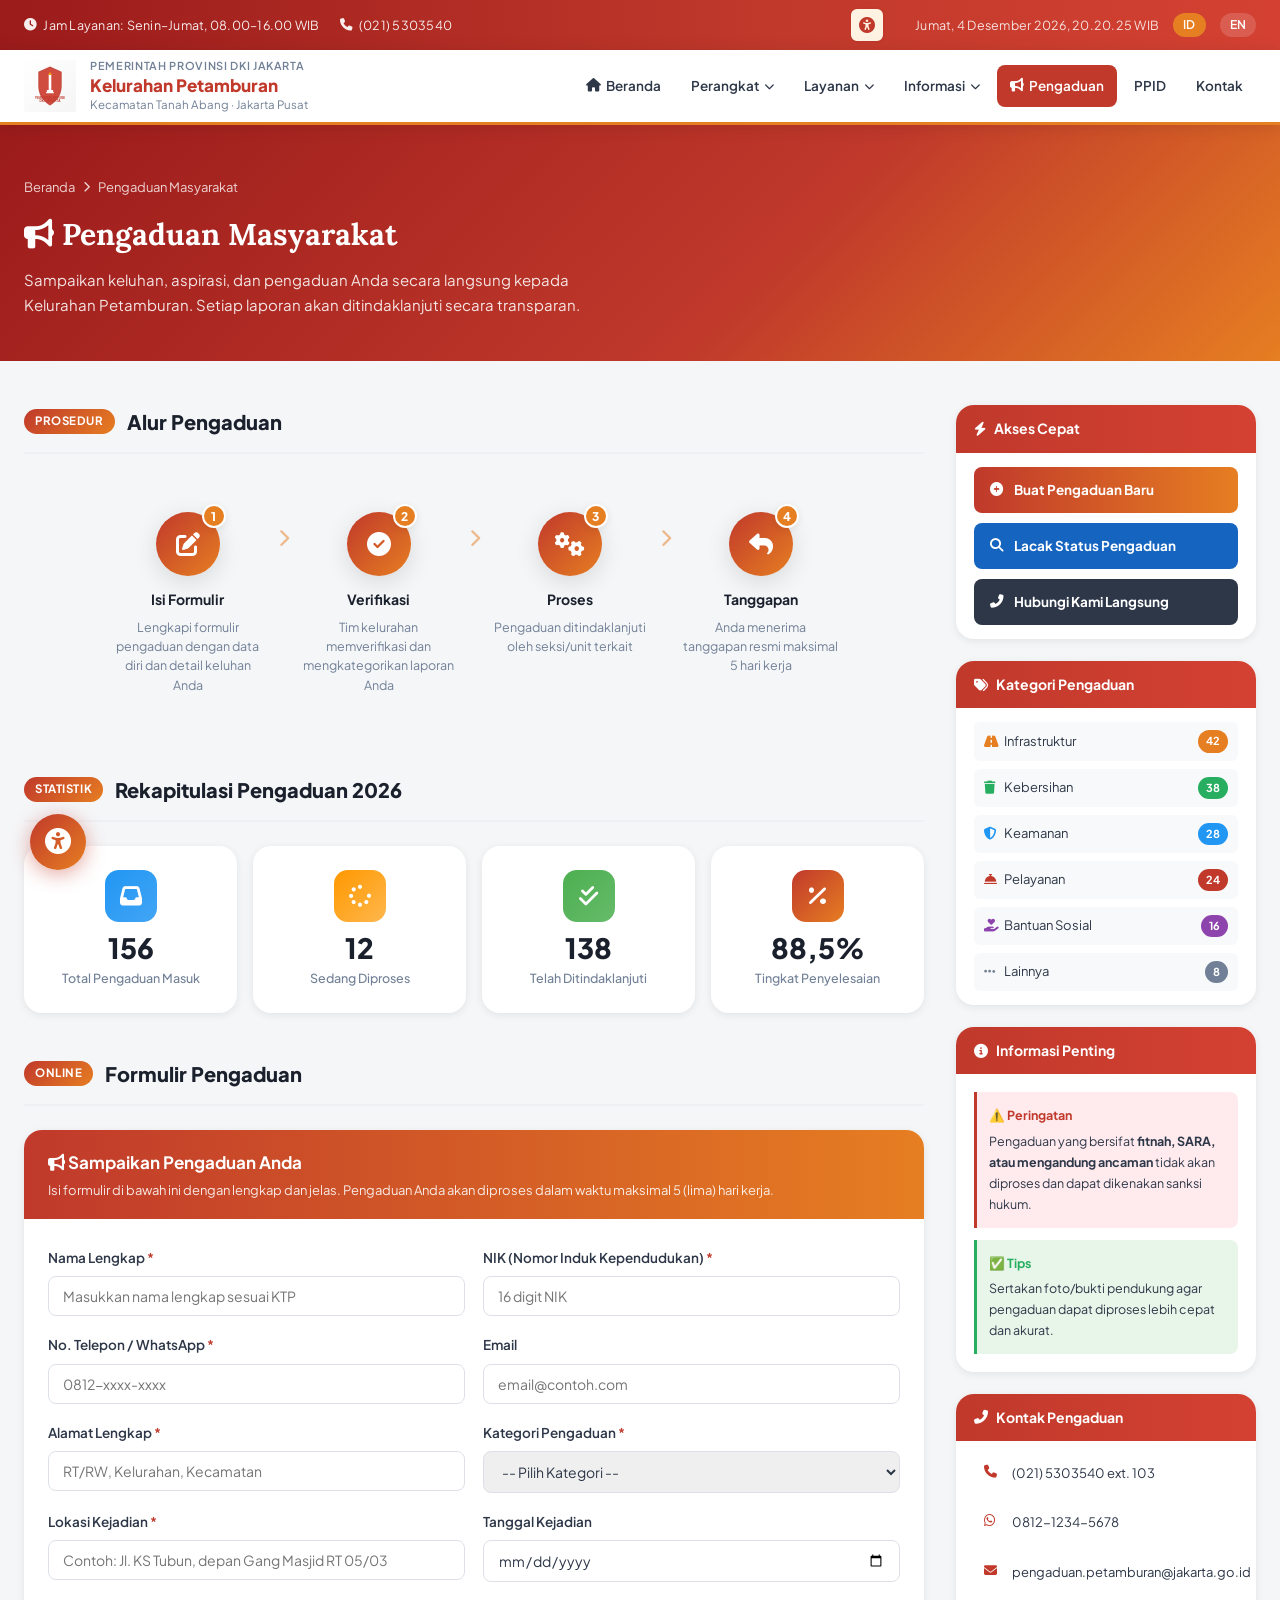
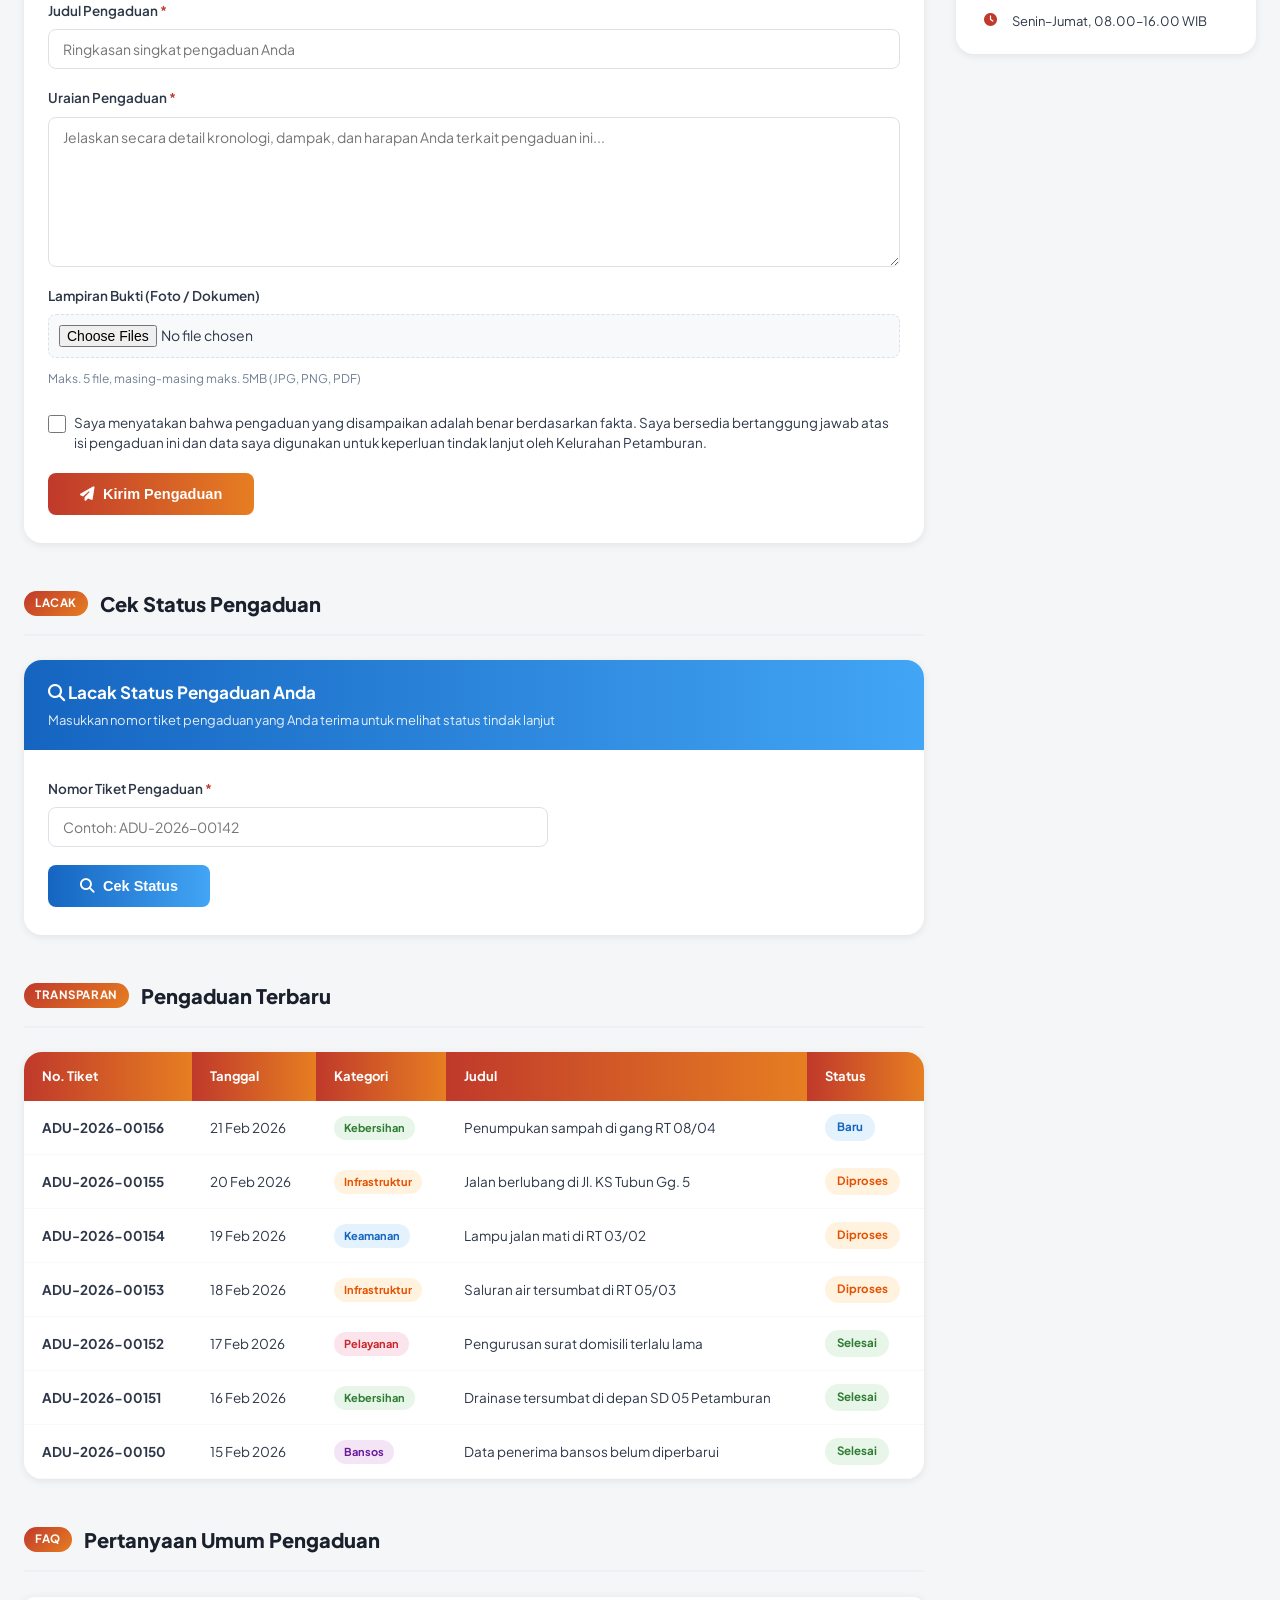
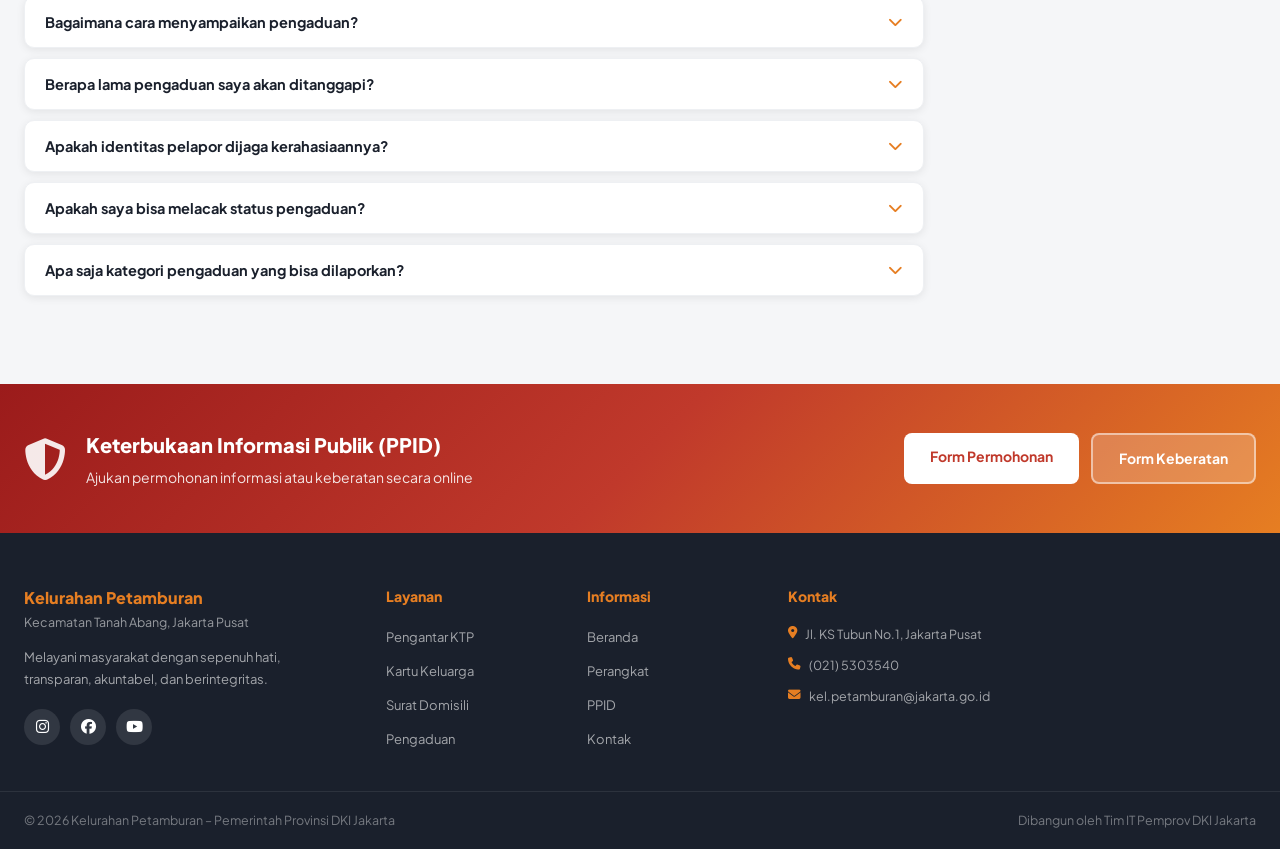
<file: pengaduan.html>
<!DOCTYPE html>
<html lang="id">
<head>
  <meta charset="UTF-8"/>
  <meta name="viewport" content="width=device-width, initial-scale=1.0"/>
  <title>Pengaduan Masyarakat – Kelurahan Petamburan</title>
  <link rel="stylesheet" href="assets/css/style.css"/>
  <!-- Primary CDN -->
  <link rel="stylesheet" href="https://cdnjs.cloudflare.com/ajax/libs/font-awesome/6.5.0/css/all.min.css" integrity="sha512-Avb2QiuDEEvB4bZJYdft2mNjVShBftLdPG8FJ0V7irTLQ8Uo0qcPxh4Plq7G5tGm0rU+1SPhVotteLpBERwTkw==" crossorigin="anonymous" referrerpolicy="no-referrer" />
  <link rel="preconnect" href="https://fonts.googleapis.com">
  <link rel="preconnect" href="https://fonts.gstatic.com" crossorigin>
  <link href="https://fonts.googleapis.com/css2?family=Plus+Jakarta+Sans:wght@400;500;600;700;800&family=Lora:ital,wght@0,400;0,600;1,400&family=OpenDyslexic:wght@400;700&display=swap" rel="stylesheet">
</head>
<body>

<!-- ===== ACCESSIBILITY WIDGET ===== -->
<div class="a11y-widget" id="a11yWidget">
  <button class="a11y-toggle" id="a11yToggle" aria-label="Buka Menu Aksesibilitas" title="Menu Aksesibilitas (CTRL+U)">
    <i class="fa fa-universal-access"></i>
  </button>
  <div class="a11y-panel" id="a11yPanel" role="dialog" aria-labelledby="a11yTitle" aria-hidden="true">
    <div class="a11y-panel-header">
      <h3 id="a11yTitle"><i class="fa fa-universal-access"></i> Menu Aksesibilitas (CTRL+U)</h3>
      <button class="a11y-close" id="a11yClose" aria-label="Tutup Menu"><i class="fa fa-times"></i></button>
    </div>
    <div class="a11y-lang"><i class="fa fa-globe"></i> Bahasa Indonesia (Indonesian)</div>
    <div class="a11y-grid">
      <button class="a11y-btn" data-action="speech" aria-pressed="false"><div class="a11y-icon"><i class="fa fa-volume-up"></i></div><span>Mode Suara</span></button>
      <button class="a11y-btn" data-action="font-increase" aria-pressed="false"><div class="a11y-icon"><span style="font-size:18px;font-weight:700;">T</span><span style="font-size:24px;font-weight:700;">T</span></div><span>Perbesar Teks</span></button>
      <button class="a11y-btn" data-action="font-decrease" aria-pressed="false"><div class="a11y-icon"><span style="font-size:24px;font-weight:700;">T</span><span style="font-size:18px;font-weight:700;">T</span></div><span>Perkecil Teks</span></button>
      <button class="a11y-btn" data-action="grayscale" aria-pressed="false"><div class="a11y-icon"><i class="fa fa-tint"></i></div><span>Skala Abu-Abu</span></button>
      <button class="a11y-btn" data-action="contrast" aria-pressed="false"><div class="a11y-icon"><i class="fa fa-adjust"></i></div><span>Kontras+</span></button>
      <button class="a11y-btn" data-action="hide-images" aria-pressed="false"><div class="a11y-icon" style="position:relative;"><i class="fa fa-image"></i><i class="fa fa-ban" style="position:absolute;font-size:28px;opacity:.7;"></i></div><span>Sembunyikan Gambar</span></button>
      <button class="a11y-btn" data-action="text-align" aria-pressed="false"><div class="a11y-icon"><i class="fa fa-align-justify"></i></div><span>Rata Tulisan</span></button>
      <button class="a11y-btn" data-action="dyslexia" aria-pressed="false"><div class="a11y-icon"><span style="font-size:28px;font-weight:700;">A</span></div><span>Tulisan Dapat Dibaca</span></button>
      <button class="a11y-btn" data-action="line-height" aria-pressed="false"><div class="a11y-icon"><i class="fa fa-text-height"></i></div><span>Tinggi Garis</span></button>
      <button class="a11y-btn" data-action="pause-animation" aria-pressed="false"><div class="a11y-icon"><i class="fa fa-hourglass-half"></i></div><span>Animasi Dijeda</span></button>
      <button class="a11y-btn" data-action="big-cursor" aria-pressed="false"><div class="a11y-icon"><i class="fa fa-mouse-pointer"></i></div><span>Kursor</span></button>
      <button class="a11y-btn" data-action="letter-spacing" aria-pressed="false"><div class="a11y-icon"><span style="font-size:18px;font-weight:700;letter-spacing:6px;">T T</span></div><span>Spasi Teks</span></button>
      <button class="a11y-btn" data-action="underline-links" aria-pressed="false"><div class="a11y-icon"><i class="fa fa-underline"></i></div><span>Garis Bawahi Tautan</span></button>
      <button class="a11y-btn a11y-reset" data-action="reset"><div class="a11y-icon"><i class="fa fa-undo"></i></div><span>Reset Semua</span></button>
    </div>
  </div>
</div>

<!-- TOPBAR -->
<div class="topbar">
  <div class="topbar-inner">
    <div class="topbar-left">
      <span><i class="fa fa-clock"></i> Jam Layanan: Senin–Jumat, 08.00–16.00 WIB</span>
      <span><i class="fa fa-phone"></i> (021) 5303540</span>
    </div>
    <div class="topbar-right">
      <button class="a11y-header-btn" id="a11yHeaderBtn" title="Menu Aksesibilitas (CTRL+U)" aria-label="Buka Menu Aksesibilitas">
        <i class="fa fa-universal-access"></i>
      </button>
      <span id="clock-date"></span>
      <a href="#" class="lang active">ID</a>
      <a href="#" class="lang">EN</a>
    </div>
  </div>
</div>

<!-- HEADER -->
<header class="site-header">
  <div class="header-inner">
    <div class="header-brand">
      <img src="assets/img/logo-dki.svg" alt="Logo DKI" class="logo-dki"/>
      <div class="brand-text">
        <span class="brand-sub">Pemerintah Provinsi DKI Jakarta</span>
        <span class="brand-name">Kelurahan Petamburan</span>
        <span class="brand-info">Kecamatan Tanah Abang · Jakarta Pusat</span>
      </div>
    </div>
    <nav class="main-nav">
      <ul>
        <li><a href="index.html"><i class="fa fa-home"></i> Beranda</a></li>
        <li class="has-dropdown">
          <a href="#">Perangkat <i class="fa fa-chevron-down fa-xs"></i></a>
          <ul class="dropdown">
            <li><a href="perangkat.html">Struktur Organisasi</a></li>
            <li><a href="perangkat.html#pejabat">Daftar Pejabat</a></li>
            <li><a href="perangkat.html#tugas">Tugas dan Fungsi</a></li>
          </ul>
        </li>
        <li class="has-dropdown">
          <a href="#">Layanan <i class="fa fa-chevron-down fa-xs"></i></a>
          <ul class="dropdown">
            <li><a href="layanan.html">Maklumat Layanan</a></li>
            <li><a href="layanan.html#jenis">Jenis Pelayanan</a></li>
            <li><a href="layanan.html#jam">Jam Pelayanan</a></li>
            <li><a href="layanan.html#ikm">Nilai IKM</a></li>
          </ul>
        </li>
        <li class="has-dropdown">
          <a href="#">Informasi <i class="fa fa-chevron-down fa-xs"></i></a>
          <ul class="dropdown">
            <li><a href="informasi.html">Agenda Kelurahan</a></li>
            <li><a href="informasi.html#prestasi">Prestasi</a></li>
            <li><a href="informasi.html#infografis">Infografis</a></li>
          </ul>
        </li>
        <li class="active"><a href="pengaduan.html"><i class="fa fa-bullhorn"></i> Pengaduan</a></li>
        <li><a href="ppid.html">PPID</a></li>
        <li><a href="kontak.html">Kontak</a></li>
      </ul>
      <button class="hamburger" id="hamburger"><i class="fa fa-bars"></i></button>
    </nav>
  </div>
</header>

<!-- PAGE BANNER -->
<section class="page-banner">
  <div class="page-banner-inner">
    <div class="breadcrumb">
      <a href="index.html">Beranda</a>
      <i class="fa fa-chevron-right"></i>
      <span>Pengaduan Masyarakat</span>
    </div>
    <h1><i class="fa fa-bullhorn"></i> Pengaduan Masyarakat</h1>
    <p>Sampaikan keluhan, aspirasi, dan pengaduan Anda secara langsung kepada Kelurahan Petamburan. Setiap laporan akan ditindaklanjuti secara transparan.</p>
  </div>
</section>

<!-- MAIN CONTENT -->
<div class="page-wrapper">
  <div class="main-content">

    <!-- ALUR PENGADUAN -->
    <section class="section-block">
      <div class="section-header">
        <div class="section-title-group">
          <span class="section-badge">Prosedur</span>
          <h2 class="section-title">Alur Pengaduan</h2>
        </div>
      </div>
      <div class="pengaduan-alur">
        <div class="alur-step">
          <div class="alur-icon"><i class="fa fa-edit"></i></div>
          <div class="alur-num">1</div>
          <h4>Isi Formulir</h4>
          <p>Lengkapi formulir pengaduan dengan data diri dan detail keluhan Anda</p>
        </div>
        <div class="alur-arrow"><i class="fa fa-chevron-right"></i></div>
        <div class="alur-step">
          <div class="alur-icon"><i class="fa fa-check-circle"></i></div>
          <div class="alur-num">2</div>
          <h4>Verifikasi</h4>
          <p>Tim kelurahan memverifikasi dan mengkategorikan laporan Anda</p>
        </div>
        <div class="alur-arrow"><i class="fa fa-chevron-right"></i></div>
        <div class="alur-step">
          <div class="alur-icon"><i class="fa fa-cogs"></i></div>
          <div class="alur-num">3</div>
          <h4>Proses</h4>
          <p>Pengaduan ditindaklanjuti oleh seksi/unit terkait</p>
        </div>
        <div class="alur-arrow"><i class="fa fa-chevron-right"></i></div>
        <div class="alur-step">
          <div class="alur-icon"><i class="fa fa-reply"></i></div>
          <div class="alur-num">4</div>
          <h4>Tanggapan</h4>
          <p>Anda menerima tanggapan resmi maksimal 5 hari kerja</p>
        </div>
      </div>
    </section>

    <!-- STATISTIK PENGADUAN -->
    <section class="section-block">
      <div class="section-header">
        <div class="section-title-group">
          <span class="section-badge">Statistik</span>
          <h2 class="section-title">Rekapitulasi Pengaduan 2026</h2>
        </div>
      </div>
      <div class="pengaduan-stats-grid">
        <div class="pengaduan-stat-card">
          <div class="pengaduan-stat-icon" style="background:linear-gradient(135deg,#2196F3,#42A5F5);">
            <i class="fa fa-inbox"></i>
          </div>
          <div class="pengaduan-stat-num">156</div>
          <div class="pengaduan-stat-label">Total Pengaduan Masuk</div>
        </div>
        <div class="pengaduan-stat-card">
          <div class="pengaduan-stat-icon" style="background:linear-gradient(135deg,#FF9800,#FFB74D);">
            <i class="fa fa-spinner"></i>
          </div>
          <div class="pengaduan-stat-num">12</div>
          <div class="pengaduan-stat-label">Sedang Diproses</div>
        </div>
        <div class="pengaduan-stat-card">
          <div class="pengaduan-stat-icon" style="background:linear-gradient(135deg,#4CAF50,#66BB6A);">
            <i class="fa fa-check-double"></i>
          </div>
          <div class="pengaduan-stat-num">138</div>
          <div class="pengaduan-stat-label">Telah Ditindaklanjuti</div>
        </div>
        <div class="pengaduan-stat-card">
          <div class="pengaduan-stat-icon" style="background:linear-gradient(135deg,var(--red),var(--orange));">
            <i class="fa fa-percentage"></i>
          </div>
          <div class="pengaduan-stat-num">88,5%</div>
          <div class="pengaduan-stat-label">Tingkat Penyelesaian</div>
        </div>
      </div>
    </section>

    <!-- FORM PENGADUAN -->
    <section class="section-block" id="form-pengaduan">
      <div class="section-header">
        <div class="section-title-group">
          <span class="section-badge">Online</span>
          <h2 class="section-title">Formulir Pengaduan</h2>
        </div>
      </div>
      <div class="form-card">
        <div class="form-card-header">
          <h3><i class="fa fa-bullhorn"></i> Sampaikan Pengaduan Anda</h3>
          <p>Isi formulir di bawah ini dengan lengkap dan jelas. Pengaduan Anda akan diproses dalam waktu maksimal 5 (lima) hari kerja.</p>
        </div>
        <div class="form-body">
          <form class="ppid-form" id="formPengaduan">
            <div class="form-row">
              <div class="form-group">
                <label>Nama Lengkap <span style="color:var(--red)">*</span></label>
                <input type="text" placeholder="Masukkan nama lengkap sesuai KTP" required/>
              </div>
              <div class="form-group">
                <label>NIK (Nomor Induk Kependudukan) <span style="color:var(--red)">*</span></label>
                <input type="text" placeholder="16 digit NIK" maxlength="16" required/>
              </div>
            </div>
            <div class="form-row">
              <div class="form-group">
                <label>No. Telepon / WhatsApp <span style="color:var(--red)">*</span></label>
                <input type="tel" placeholder="0812-xxxx-xxxx" required/>
              </div>
              <div class="form-group">
                <label>Email</label>
                <input type="email" placeholder="email@contoh.com"/>
              </div>
            </div>
            <div class="form-row">
              <div class="form-group">
                <label>Alamat Lengkap <span style="color:var(--red)">*</span></label>
                <input type="text" placeholder="RT/RW, Kelurahan, Kecamatan" required/>
              </div>
              <div class="form-group">
                <label>Kategori Pengaduan <span style="color:var(--red)">*</span></label>
                <select required>
                  <option value="">-- Pilih Kategori --</option>
                  <option>Infrastruktur & Fasilitas Umum</option>
                  <option>Kebersihan & Lingkungan</option>
                  <option>Keamanan & Ketertiban</option>
                  <option>Pelayanan Administrasi</option>
                  <option>Bantuan Sosial</option>
                  <option>Kependudukan</option>
                  <option>Banjir & Bencana</option>
                  <option>Perizinan</option>
                  <option>Lainnya</option>
                </select>
              </div>
            </div>
            <div class="form-row">
              <div class="form-group">
                <label>Lokasi Kejadian <span style="color:var(--red)">*</span></label>
                <input type="text" placeholder="Contoh: Jl. KS Tubun, depan Gang Masjid RT 05/03" required/>
              </div>
              <div class="form-group">
                <label>Tanggal Kejadian</label>
                <input type="date"/>
              </div>
            </div>
            <div class="form-group" style="margin-bottom:18px;">
              <label>Judul Pengaduan <span style="color:var(--red)">*</span></label>
              <input type="text" placeholder="Ringkasan singkat pengaduan Anda" required/>
            </div>
            <div class="form-group" style="margin-bottom:18px;">
              <label>Uraian Pengaduan <span style="color:var(--red)">*</span></label>
              <textarea placeholder="Jelaskan secara detail kronologi, dampak, dan harapan Anda terkait pengaduan ini..." required style="min-height:150px;"></textarea>
            </div>
            <div class="form-group" style="margin-bottom:24px;">
              <label>Lampiran Bukti (Foto / Dokumen)</label>
              <input type="file" multiple accept="image/*,.pdf,.doc,.docx" style="padding:10px;background:var(--gray-100);border:1.5px dashed var(--gray-300);border-radius:8px;"/>
              <small style="font-size:12px;color:var(--gray-500);margin-top:4px;">Maks. 5 file, masing-masing maks. 5MB (JPG, PNG, PDF)</small>
            </div>
            <div style="display:flex;align-items:flex-start;gap:8px;margin-bottom:20px;">
              <input type="checkbox" required style="width:18px;height:18px;accent-color:var(--red);margin-top:2px;flex-shrink:0;"/>
              <label style="font-size:13.5px;color:var(--gray-700);line-height:1.5;">Saya menyatakan bahwa pengaduan yang disampaikan adalah benar berdasarkan fakta. Saya bersedia bertanggung jawab atas isi pengaduan ini dan data saya digunakan untuk keperluan tindak lanjut oleh Kelurahan Petamburan.</label>
            </div>
            <button type="submit" class="btn-submit">
              <i class="fa fa-paper-plane"></i> Kirim Pengaduan
            </button>
          </form>
        </div>
      </div>
    </section>

    <!-- CEK STATUS PENGADUAN -->
    <section class="section-block" id="cek-status">
      <div class="section-header">
        <div class="section-title-group">
          <span class="section-badge">Lacak</span>
          <h2 class="section-title">Cek Status Pengaduan</h2>
        </div>
      </div>
      <div class="form-card">
        <div class="form-card-header" style="background:linear-gradient(90deg,#1565C0,#42A5F5);">
          <h3><i class="fa fa-search"></i> Lacak Status Pengaduan Anda</h3>
          <p>Masukkan nomor tiket pengaduan yang Anda terima untuk melihat status tindak lanjut</p>
        </div>
        <div class="form-body">
          <form class="ppid-form" id="formCekStatus" style="max-width:500px;">
            <div class="form-group" style="margin-bottom:18px;">
              <label>Nomor Tiket Pengaduan <span style="color:var(--red)">*</span></label>
              <input type="text" id="inputTiket" placeholder="Contoh: ADU-2026-00142" required/>
            </div>
            <button type="submit" class="btn-submit" style="background:linear-gradient(90deg,#1565C0,#42A5F5);">
              <i class="fa fa-search"></i> Cek Status
            </button>
          </form>

          <!-- DEMO: Hasil Tracking (hidden by default, shown via JS) -->
          <div id="hasilTracking" style="display:none;margin-top:28px;">
            <div style="background:var(--gray-100);border-radius:var(--radius-lg);padding:24px;border:1.5px solid var(--gray-200);">
              <div style="display:flex;justify-content:space-between;align-items:center;margin-bottom:20px;flex-wrap:wrap;gap:12px;">
                <div>
                  <div style="font-size:12px;color:var(--gray-500);font-weight:600;text-transform:uppercase;letter-spacing:.04em;">Nomor Tiket</div>
                  <div style="font-size:18px;font-weight:800;color:var(--gray-900);" id="trackTiketNo">ADU-2026-00142</div>
                </div>
                <span class="pengaduan-status-badge status-proses"><i class="fa fa-spinner fa-spin"></i> Sedang Diproses</span>
              </div>
              <div style="display:grid;grid-template-columns:1fr 1fr;gap:14px;margin-bottom:20px;">
                <div style="background:#fff;padding:12px 16px;border-radius:8px;">
                  <div style="font-size:11.5px;color:var(--gray-500);font-weight:600;">Kategori</div>
                  <div style="font-size:14px;font-weight:700;color:var(--gray-900);">Infrastruktur & Fasilitas Umum</div>
                </div>
                <div style="background:#fff;padding:12px 16px;border-radius:8px;">
                  <div style="font-size:11.5px;color:var(--gray-500);font-weight:600;">Tanggal Pengaduan</div>
                  <div style="font-size:14px;font-weight:700;color:var(--gray-900);">18 Februari 2026</div>
                </div>
                <div style="background:#fff;padding:12px 16px;border-radius:8px;">
                  <div style="font-size:11.5px;color:var(--gray-500);font-weight:600;">Unit Penanganan</div>
                  <div style="font-size:14px;font-weight:700;color:var(--gray-900);">Kasi Ekbang</div>
                </div>
                <div style="background:#fff;padding:12px 16px;border-radius:8px;">
                  <div style="font-size:11.5px;color:var(--gray-500);font-weight:600;">Estimasi Selesai</div>
                  <div style="font-size:14px;font-weight:700;color:var(--orange);">25 Februari 2026</div>
                </div>
              </div>
              <!-- Timeline -->
              <div style="font-size:13px;font-weight:700;color:var(--gray-900);margin-bottom:14px;">Riwayat Status:</div>
              <div class="tracking-timeline">
                <div class="timeline-item done">
                  <div class="timeline-dot"></div>
                  <div class="timeline-content">
                    <div class="timeline-date">18 Feb 2026, 09:15 WIB</div>
                    <div class="timeline-text">Pengaduan diterima dan tercatat dalam sistem</div>
                  </div>
                </div>
                <div class="timeline-item done">
                  <div class="timeline-dot"></div>
                  <div class="timeline-content">
                    <div class="timeline-date">18 Feb 2026, 14:30 WIB</div>
                    <div class="timeline-text">Verifikasi data selesai – diteruskan ke Kasi Ekbang</div>
                  </div>
                </div>
                <div class="timeline-item active">
                  <div class="timeline-dot"></div>
                  <div class="timeline-content">
                    <div class="timeline-date">19 Feb 2026, 10:00 WIB</div>
                    <div class="timeline-text">Peninjauan lokasi oleh petugas – proses tindak lanjut</div>
                  </div>
                </div>
                <div class="timeline-item pending">
                  <div class="timeline-dot"></div>
                  <div class="timeline-content">
                    <div class="timeline-date">Menunggu</div>
                    <div class="timeline-text">Tanggapan resmi & penyelesaian</div>
                  </div>
                </div>
              </div>
            </div>
          </div>

        </div>
      </div>
    </section>

    <!-- PENGADUAN TERBARU (Transparansi) -->
    <section class="section-block">
      <div class="section-header">
        <div class="section-title-group">
          <span class="section-badge">Transparan</span>
          <h2 class="section-title">Pengaduan Terbaru</h2>
        </div>
      </div>
      <div class="pengaduan-list-table">
        <table>
          <thead>
            <tr>
              <th>No. Tiket</th>
              <th>Tanggal</th>
              <th>Kategori</th>
              <th>Judul</th>
              <th>Status</th>
            </tr>
          </thead>
          <tbody>
            <tr>
              <td><strong>ADU-2026-00156</strong></td>
              <td>21 Feb 2026</td>
              <td><span class="cat-badge cat-kebersihan">Kebersihan</span></td>
              <td>Penumpukan sampah di gang RT 08/04</td>
              <td><span class="pengaduan-status-badge status-baru">Baru</span></td>
            </tr>
            <tr>
              <td><strong>ADU-2026-00155</strong></td>
              <td>20 Feb 2026</td>
              <td><span class="cat-badge cat-infrastruktur">Infrastruktur</span></td>
              <td>Jalan berlubang di Jl. KS Tubun Gg. 5</td>
              <td><span class="pengaduan-status-badge status-proses">Diproses</span></td>
            </tr>
            <tr>
              <td><strong>ADU-2026-00154</strong></td>
              <td>19 Feb 2026</td>
              <td><span class="cat-badge cat-keamanan">Keamanan</span></td>
              <td>Lampu jalan mati di RT 03/02</td>
              <td><span class="pengaduan-status-badge status-proses">Diproses</span></td>
            </tr>
            <tr>
              <td><strong>ADU-2026-00153</strong></td>
              <td>18 Feb 2026</td>
              <td><span class="cat-badge cat-infrastruktur">Infrastruktur</span></td>
              <td>Saluran air tersumbat di RT 05/03</td>
              <td><span class="pengaduan-status-badge status-proses">Diproses</span></td>
            </tr>
            <tr>
              <td><strong>ADU-2026-00152</strong></td>
              <td>17 Feb 2026</td>
              <td><span class="cat-badge cat-pelayanan">Pelayanan</span></td>
              <td>Pengurusan surat domisili terlalu lama</td>
              <td><span class="pengaduan-status-badge status-selesai">Selesai</span></td>
            </tr>
            <tr>
              <td><strong>ADU-2026-00151</strong></td>
              <td>16 Feb 2026</td>
              <td><span class="cat-badge cat-kebersihan">Kebersihan</span></td>
              <td>Drainase tersumbat di depan SD 05 Petamburan</td>
              <td><span class="pengaduan-status-badge status-selesai">Selesai</span></td>
            </tr>
            <tr>
              <td><strong>ADU-2026-00150</strong></td>
              <td>15 Feb 2026</td>
              <td><span class="cat-badge cat-sosial">Bansos</span></td>
              <td>Data penerima bansos belum diperbarui</td>
              <td><span class="pengaduan-status-badge status-selesai">Selesai</span></td>
            </tr>
          </tbody>
        </table>
      </div>
    </section>

    <!-- FAQ PENGADUAN -->
    <section class="section-block">
      <div class="section-header">
        <div class="section-title-group">
          <span class="section-badge">FAQ</span>
          <h2 class="section-title">Pertanyaan Umum Pengaduan</h2>
        </div>
      </div>
      <div class="faq-list">
        <div class="faq-item">
          <button class="faq-question" onclick="this.parentElement.classList.toggle('open')">
            <span>Bagaimana cara menyampaikan pengaduan?</span>
            <i class="fa fa-chevron-down"></i>
          </button>
          <div class="faq-answer">
            <p>Anda dapat menyampaikan pengaduan melalui:</p>
            <ul>
              <li>Formulir online di halaman ini</li>
              <li>Datang langsung ke loket pengaduan Kelurahan Petamburan</li>
              <li>WhatsApp ke nomor 0812-1234-5678</li>
              <li>Email ke kel.petamburan@jakarta.go.id</li>
            </ul>
          </div>
        </div>
        <div class="faq-item">
          <button class="faq-question" onclick="this.parentElement.classList.toggle('open')">
            <span>Berapa lama pengaduan saya akan ditanggapi?</span>
            <i class="fa fa-chevron-down"></i>
          </button>
          <div class="faq-answer">
            <p>Setiap pengaduan akan diterima dan diverifikasi dalam 1×24 jam. Tindak lanjut serta tanggapan resmi diberikan maksimal 5 (lima) hari kerja sejak pengaduan diterima.</p>
          </div>
        </div>
        <div class="faq-item">
          <button class="faq-question" onclick="this.parentElement.classList.toggle('open')">
            <span>Apakah identitas pelapor dijaga kerahasiaannya?</span>
            <i class="fa fa-chevron-down"></i>
          </button>
          <div class="faq-answer">
            <p>Ya. Sesuai dengan ketentuan yang berlaku, identitas pelapor bersifat <strong>rahasia</strong> dan tidak akan dipublikasikan. Data pribadi hanya digunakan untuk keperluan verifikasi dan tindak lanjut pengaduan.</p>
          </div>
        </div>
        <div class="faq-item">
          <button class="faq-question" onclick="this.parentElement.classList.toggle('open')">
            <span>Apakah saya bisa melacak status pengaduan?</span>
            <i class="fa fa-chevron-down"></i>
          </button>
          <div class="faq-answer">
            <p>Bisa. Setelah mengirim pengaduan, Anda akan menerima <strong>nomor tiket</strong> pengaduan. Gunakan nomor tersebut pada fitur "Cek Status Pengaduan" di halaman ini untuk melacak perkembangan penanganan.</p>
          </div>
        </div>
        <div class="faq-item">
          <button class="faq-question" onclick="this.parentElement.classList.toggle('open')">
            <span>Apa saja kategori pengaduan yang bisa dilaporkan?</span>
            <i class="fa fa-chevron-down"></i>
          </button>
          <div class="faq-answer">
            <p>Pengaduan dapat mencakup berbagai aspek layanan kelurahan, antara lain:</p>
            <ul>
              <li><strong>Infrastruktur</strong> – jalan rusak, saluran air, fasilitas umum</li>
              <li><strong>Kebersihan</strong> – sampah, limbah, drainase</li>
              <li><strong>Keamanan</strong> – ketertiban, penerangan jalan</li>
              <li><strong>Pelayanan</strong> – kualitas dan kecepatan layanan administrasi</li>
              <li><strong>Bantuan Sosial</strong> – data penerima, penyaluran bantuan</li>
              <li><strong>Lainnya</strong> – pengaduan di luar kategori di atas</li>
            </ul>
          </div>
        </div>
      </div>
    </section>

  </div><!-- /.main-content -->

  <!-- SIDEBAR -->
  <aside class="sidebar">
    <!-- Quick Links Pengaduan -->
    <div class="sidebar-card">
      <div class="sidebar-card-header"><i class="fa fa-bolt"></i> Akses Cepat</div>
      <div style="padding:14px 18px;display:flex;flex-direction:column;gap:10px;">
        <a href="#form-pengaduan" style="display:flex;align-items:center;gap:10px;background:linear-gradient(90deg,var(--red),var(--orange));color:#fff;padding:12px 16px;border-radius:8px;font-weight:700;font-size:13.5px;text-decoration:none;transition:opacity .25s;" onmouseover="this.style.opacity='.9'" onmouseout="this.style.opacity='1'">
          <i class="fa fa-plus-circle"></i> Buat Pengaduan Baru
        </a>
        <a href="#cek-status" style="display:flex;align-items:center;gap:10px;background:#1565C0;color:#fff;padding:12px 16px;border-radius:8px;font-weight:700;font-size:13.5px;text-decoration:none;transition:opacity .25s;" onmouseover="this.style.opacity='.9'" onmouseout="this.style.opacity='1'">
          <i class="fa fa-search"></i> Lacak Status Pengaduan
        </a>
        <a href="kontak.html" style="display:flex;align-items:center;gap:10px;background:var(--gray-700);color:#fff;padding:12px 16px;border-radius:8px;font-weight:700;font-size:13.5px;text-decoration:none;transition:opacity .25s;" onmouseover="this.style.opacity='.9'" onmouseout="this.style.opacity='1'">
          <i class="fa fa-phone-alt"></i> Hubungi Kami Langsung
        </a>
      </div>
    </div>

    <!-- Kategori Pengaduan -->
    <div class="sidebar-card">
      <div class="sidebar-card-header"><i class="fa fa-tags"></i> Kategori Pengaduan</div>
      <div style="padding:14px 18px;">
        <div style="display:flex;flex-direction:column;gap:8px;">
          <div style="display:flex;justify-content:space-between;align-items:center;padding:8px 10px;border-radius:6px;background:var(--gray-100);font-size:13px;">
            <span><i class="fa fa-road" style="color:var(--orange);width:18px;"></i> Infrastruktur</span>
            <span style="background:var(--orange);color:#fff;padding:2px 8px;border-radius:20px;font-size:11px;font-weight:700;">42</span>
          </div>
          <div style="display:flex;justify-content:space-between;align-items:center;padding:8px 10px;border-radius:6px;background:var(--gray-100);font-size:13px;">
            <span><i class="fa fa-trash" style="color:#27AE60;width:18px;"></i> Kebersihan</span>
            <span style="background:#27AE60;color:#fff;padding:2px 8px;border-radius:20px;font-size:11px;font-weight:700;">38</span>
          </div>
          <div style="display:flex;justify-content:space-between;align-items:center;padding:8px 10px;border-radius:6px;background:var(--gray-100);font-size:13px;">
            <span><i class="fa fa-shield-alt" style="color:#2196F3;width:18px;"></i> Keamanan</span>
            <span style="background:#2196F3;color:#fff;padding:2px 8px;border-radius:20px;font-size:11px;font-weight:700;">28</span>
          </div>
          <div style="display:flex;justify-content:space-between;align-items:center;padding:8px 10px;border-radius:6px;background:var(--gray-100);font-size:13px;">
            <span><i class="fa fa-concierge-bell" style="color:var(--red);width:18px;"></i> Pelayanan</span>
            <span style="background:var(--red);color:#fff;padding:2px 8px;border-radius:20px;font-size:11px;font-weight:700;">24</span>
          </div>
          <div style="display:flex;justify-content:space-between;align-items:center;padding:8px 10px;border-radius:6px;background:var(--gray-100);font-size:13px;">
            <span><i class="fa fa-hand-holding-heart" style="color:#8E44AD;width:18px;"></i> Bantuan Sosial</span>
            <span style="background:#8E44AD;color:#fff;padding:2px 8px;border-radius:20px;font-size:11px;font-weight:700;">16</span>
          </div>
          <div style="display:flex;justify-content:space-between;align-items:center;padding:8px 10px;border-radius:6px;background:var(--gray-100);font-size:13px;">
            <span><i class="fa fa-ellipsis-h" style="color:var(--gray-500);width:18px;"></i> Lainnya</span>
            <span style="background:var(--gray-500);color:#fff;padding:2px 8px;border-radius:20px;font-size:11px;font-weight:700;">8</span>
          </div>
        </div>
      </div>
    </div>

    <!-- Info Penting -->
    <div class="sidebar-card">
      <div class="sidebar-card-header"><i class="fa fa-info-circle"></i> Informasi Penting</div>
      <div style="padding:18px;font-size:13px;color:var(--gray-700);line-height:1.7;">
        <div style="background:#FFEBEE;border-left:3px solid var(--red);padding:12px;border-radius:0 8px 8px 0;margin-bottom:12px;">
          <strong style="color:var(--red);font-size:12.5px;">⚠️ Peringatan</strong>
          <p style="font-size:12.5px;margin-top:4px;">Pengaduan yang bersifat <strong>fitnah, SARA, atau mengandung ancaman</strong> tidak akan diproses dan dapat dikenakan sanksi hukum.</p>
        </div>
        <div style="background:#E8F5E9;border-left:3px solid #27AE60;padding:12px;border-radius:0 8px 8px 0;">
          <strong style="color:#27AE60;font-size:12.5px;">✅ Tips</strong>
          <p style="font-size:12.5px;margin-top:4px;">Sertakan foto/bukti pendukung agar pengaduan dapat diproses lebih cepat dan akurat.</p>
        </div>
      </div>
    </div>

    <!-- Kontak Darurat -->
    <div class="sidebar-card">
      <div class="sidebar-card-header"><i class="fa fa-phone-alt"></i> Kontak Pengaduan</div>
      <div class="kontak-list">
        <div class="kontak-item"><i class="fa fa-phone"></i><span>(021) 5303540 ext. 103</span></div>
        <div class="kontak-item"><i class="fab fa-whatsapp"></i><span>0812-1234-5678</span></div>
        <div class="kontak-item"><i class="fa fa-envelope"></i><span>pengaduan.petamburan@jakarta.go.id</span></div>
        <div class="kontak-item"><i class="fa fa-clock"></i><span>Senin–Jumat, 08.00–16.00 WIB</span></div>
      </div>
    </div>
  </aside>
</div>

<!-- PPID BANNER -->
<section class="ppid-banner">
  <div class="ppid-banner-inner">
    <div class="ppid-banner-text">
      <i class="fa fa-shield-alt"></i>
      <div>
        <h3>Keterbukaan Informasi Publik (PPID)</h3>
        <p>Ajukan permohonan informasi atau keberatan secara online</p>
      </div>
    </div>
    <div class="ppid-banner-actions">
      <a href="ppid.html" class="btn-ppid primary">Form Permohonan</a>
      <a href="ppid.html#form-keberatan" class="btn-ppid secondary">Form Keberatan</a>
    </div>
  </div>
</section>

<!-- FOOTER -->
<footer class="site-footer">
  <div class="footer-inner">
    <div class="footer-col brand">
      <div class="footer-brand">
        <div class="footer-brand-text">
          <strong>Kelurahan Petamburan</strong>
          <span>Kecamatan Tanah Abang, Jakarta Pusat</span>
        </div>
      </div>
      <p class="footer-desc">Melayani masyarakat dengan sepenuh hati, transparan, akuntabel, dan berintegritas.</p>
      <div class="footer-sosmed">
        <a href="#"><i class="fab fa-instagram"></i></a>
        <a href="#"><i class="fab fa-facebook"></i></a>
        <a href="#"><i class="fab fa-youtube"></i></a>
      </div>
    </div>
    <div class="footer-col">
      <h4>Layanan</h4>
      <ul>
        <li><a href="layanan.html">Pengantar KTP</a></li>
        <li><a href="layanan.html">Kartu Keluarga</a></li>
        <li><a href="layanan.html">Surat Domisili</a></li>
        <li><a href="pengaduan.html">Pengaduan</a></li>
      </ul>
    </div>
    <div class="footer-col">
      <h4>Informasi</h4>
      <ul>
        <li><a href="index.html">Beranda</a></li>
        <li><a href="perangkat.html">Perangkat</a></li>
        <li><a href="ppid.html">PPID</a></li>
        <li><a href="kontak.html">Kontak</a></li>
      </ul>
    </div>
    <div class="footer-col">
      <h4>Kontak</h4>
      <div class="footer-kontak">
        <p><i class="fa fa-map-marker-alt"></i> Jl. KS Tubun No.1, Jakarta Pusat</p>
        <p><i class="fa fa-phone"></i> (021) 5303540</p>
        <p><i class="fa fa-envelope"></i> kel.petamburan@jakarta.go.id</p>
      </div>
    </div>
  </div>
  <div class="footer-bottom">
    <span>© 2026 Kelurahan Petamburan – Pemerintah Provinsi DKI Jakarta</span>
    <span>Dibangun oleh Tim IT Pemprov DKI Jakarta</span>
  </div>
</footer>

<script src="assets/js/main.js"></script>
</body>
</html>
</file>
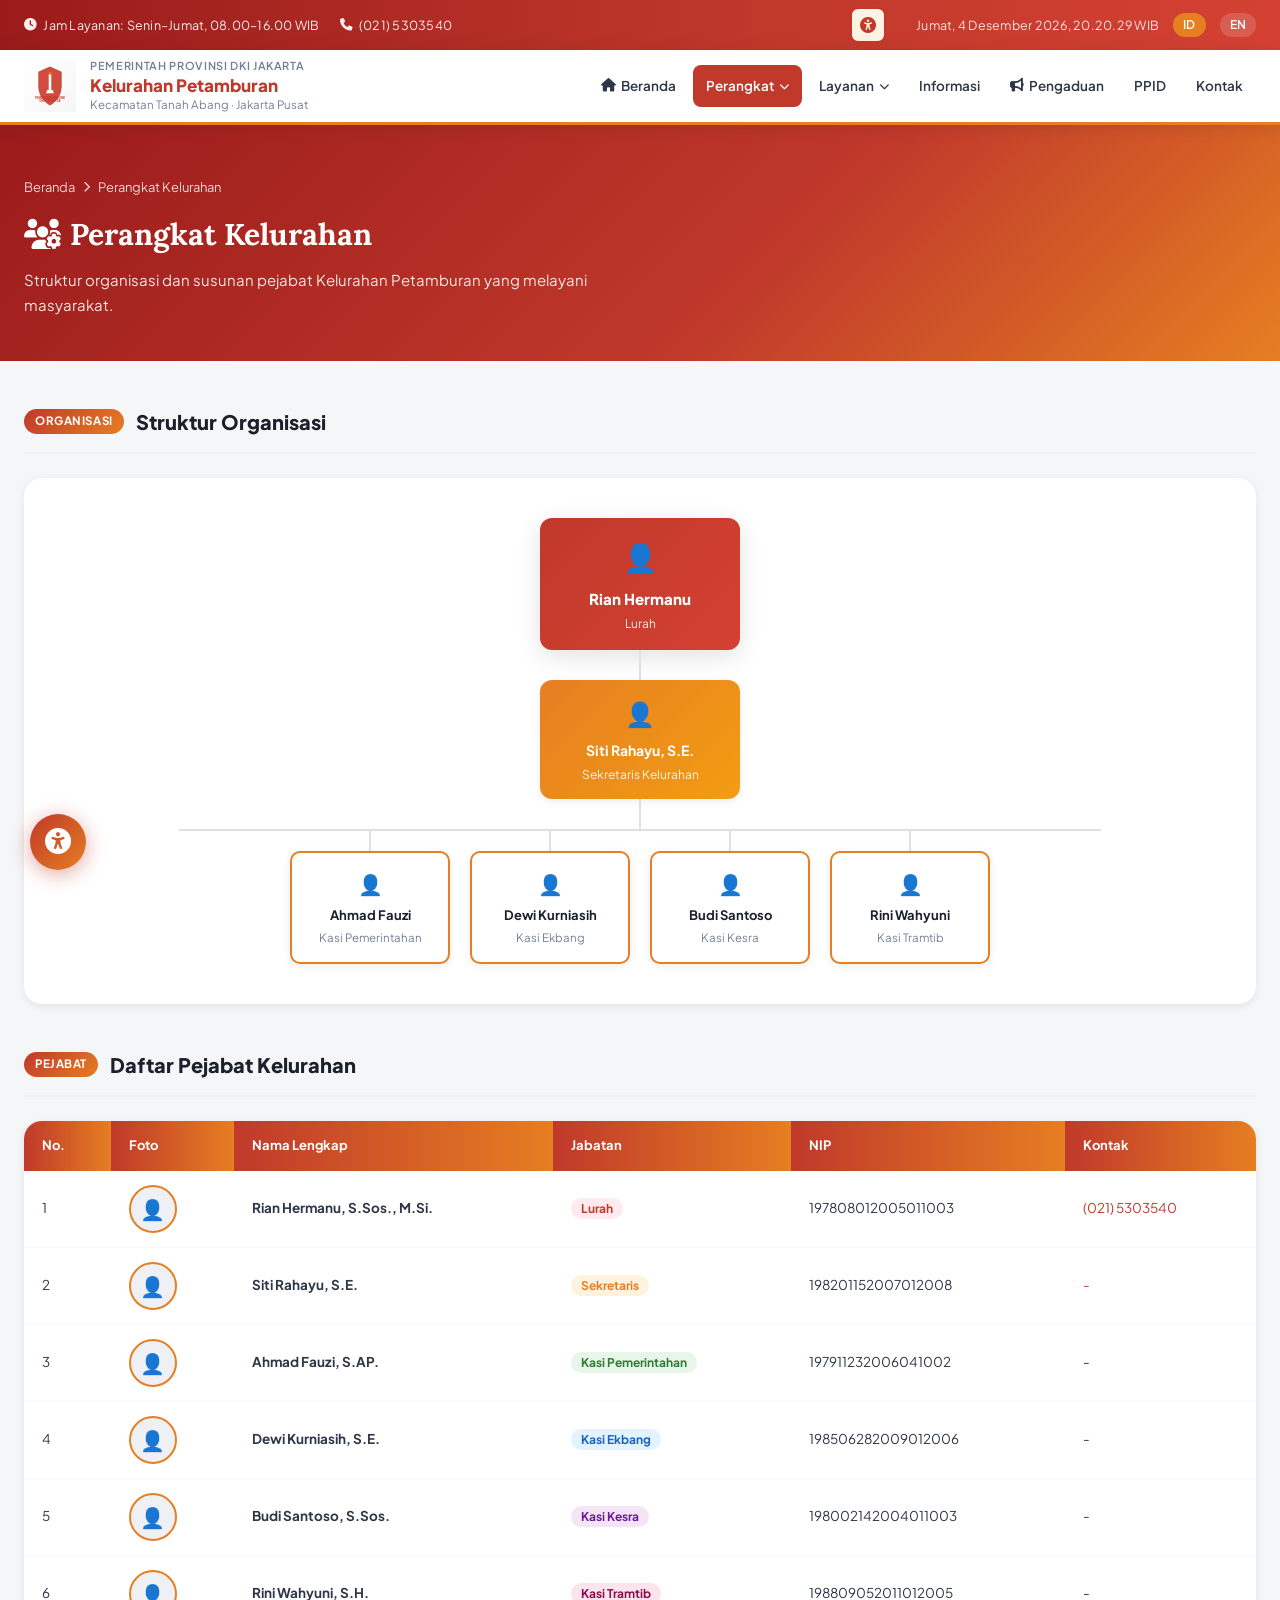
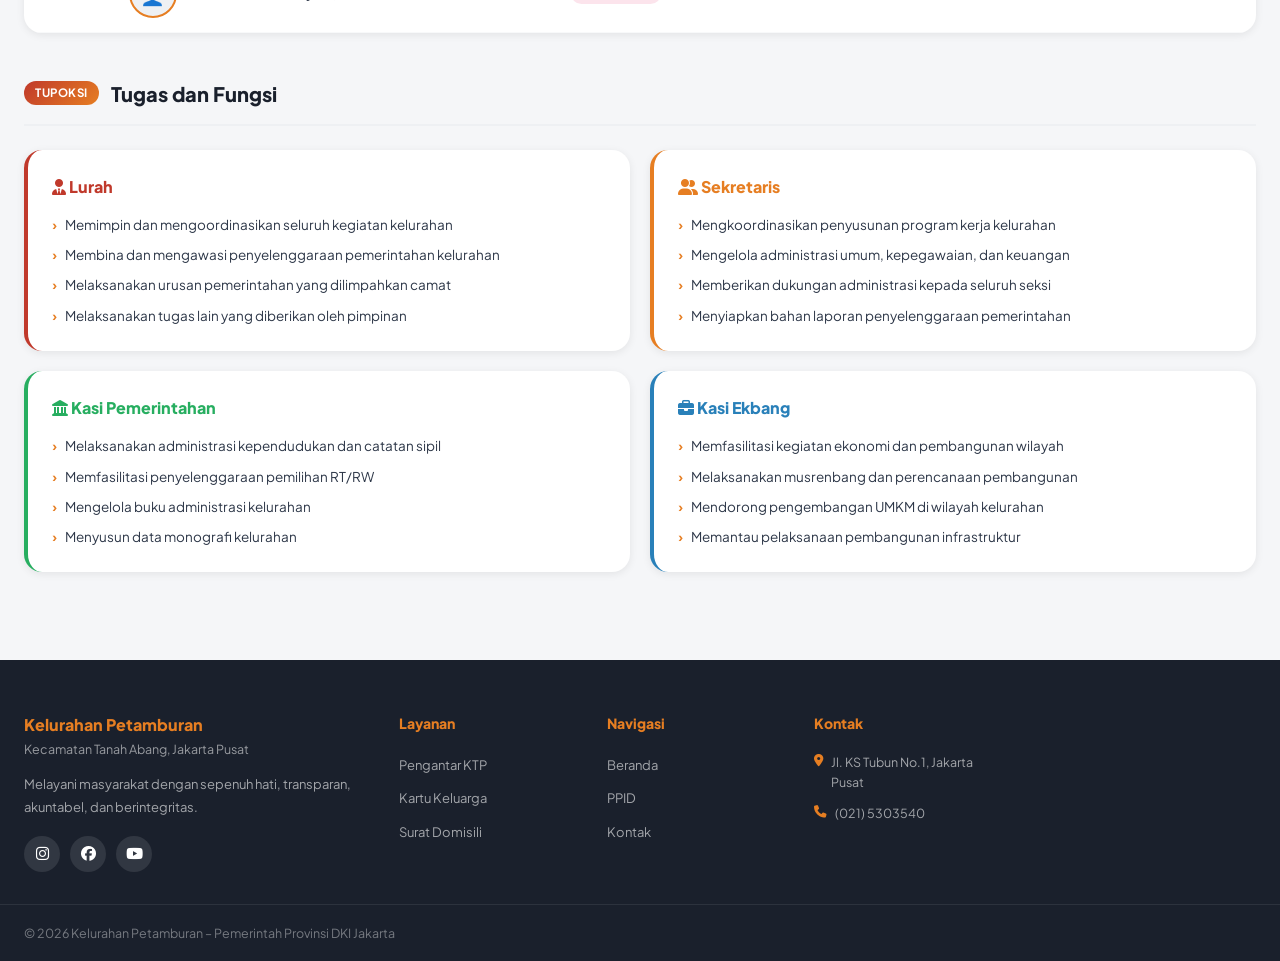
<file: perangkat.html>
<!DOCTYPE html>
<html lang="id">
<head>
  <meta charset="UTF-8"/>
  <meta name="viewport" content="width=device-width, initial-scale=1.0"/>
  <title>Perangkat Kelurahan – Kelurahan Petamburan</title>
  <link rel="stylesheet" href="assets/css/style.css"/>
  <!-- Primary CDN -->
  <link rel="stylesheet" href="https://cdnjs.cloudflare.com/ajax/libs/font-awesome/6.5.0/css/all.min.css" integrity="sha512-Avb2QiuDEEvB4bZJYdft2mNjVShBftLdPG8FJ0V7irTLQ8Uo0qcPxh4Plq7G5tGm0rU+1SPhVotteLpBERwTkw==" crossorigin="anonymous" referrerpolicy="no-referrer" />
  <link rel="preconnect" href="https://fonts.googleapis.com">
  <link rel="preconnect" href="https://fonts.gstatic.com" crossorigin>
  <link href="https://fonts.googleapis.com/css2?family=Plus+Jakarta+Sans:wght@400;500;600;700;800&family=Lora:ital,wght@0,400;0,600;1,400&family=OpenDyslexic:wght@400;700&display=swap" rel="stylesheet">
</head>
<body>

<!-- ===== ACCESSIBILITY WIDGET ===== -->
<div class="a11y-widget" id="a11yWidget">
  <button class="a11y-toggle" id="a11yToggle" aria-label="Buka Menu Aksesibilitas" title="Menu Aksesibilitas (CTRL+U)">
    <i class="fa fa-universal-access"></i>
  </button>
  <div class="a11y-panel" id="a11yPanel" role="dialog" aria-labelledby="a11yTitle" aria-hidden="true">
    <div class="a11y-panel-header">
      <h3 id="a11yTitle"><i class="fa fa-universal-access"></i> Menu Aksesibilitas (CTRL+U)</h3>
      <button class="a11y-close" id="a11yClose" aria-label="Tutup Menu"><i class="fa fa-times"></i></button>
    </div>
    <div class="a11y-lang"><i class="fa fa-globe"></i> Bahasa Indonesia (Indonesian)</div>
    <div class="a11y-grid">
      <button class="a11y-btn" data-action="speech" aria-pressed="false"><div class="a11y-icon"><i class="fa fa-volume-up"></i></div><span>Mode Suara</span></button>
      <button class="a11y-btn" data-action="font-increase" aria-pressed="false"><div class="a11y-icon"><span style="font-size:18px;font-weight:700;">T</span><span style="font-size:24px;font-weight:700;">T</span></div><span>Perbesar Teks</span></button>
      <button class="a11y-btn" data-action="font-decrease" aria-pressed="false"><div class="a11y-icon"><span style="font-size:24px;font-weight:700;">T</span><span style="font-size:18px;font-weight:700;">T</span></div><span>Perkecil Teks</span></button>
      <button class="a11y-btn" data-action="grayscale" aria-pressed="false"><div class="a11y-icon"><i class="fa fa-tint"></i></div><span>Skala Abu-Abu</span></button>
      <button class="a11y-btn" data-action="contrast" aria-pressed="false"><div class="a11y-icon"><i class="fa fa-adjust"></i></div><span>Kontras+</span></button>
      <button class="a11y-btn" data-action="hide-images" aria-pressed="false"><div class="a11y-icon" style="position:relative;"><i class="fa fa-image"></i><i class="fa fa-ban" style="position:absolute;font-size:28px;opacity:.7;"></i></div><span>Sembunyikan Gambar</span></button>
      <button class="a11y-btn" data-action="text-align" aria-pressed="false"><div class="a11y-icon"><i class="fa fa-align-justify"></i></div><span>Rata Tulisan</span></button>
      <button class="a11y-btn" data-action="dyslexia" aria-pressed="false"><div class="a11y-icon"><span style="font-size:28px;font-weight:700;">A</span></div><span>Tulisan Dapat Dibaca</span></button>
      <button class="a11y-btn" data-action="line-height" aria-pressed="false"><div class="a11y-icon"><i class="fa fa-text-height"></i></div><span>Tinggi Garis</span></button>
      <button class="a11y-btn" data-action="pause-animation" aria-pressed="false"><div class="a11y-icon"><i class="fa fa-hourglass-half"></i></div><span>Animasi Dijeda</span></button>
      <button class="a11y-btn" data-action="big-cursor" aria-pressed="false"><div class="a11y-icon"><i class="fa fa-mouse-pointer"></i></div><span>Kursor</span></button>
      <button class="a11y-btn" data-action="letter-spacing" aria-pressed="false"><div class="a11y-icon"><span style="font-size:18px;font-weight:700;letter-spacing:6px;">T T</span></div><span>Spasi Teks</span></button>
      <button class="a11y-btn" data-action="underline-links" aria-pressed="false"><div class="a11y-icon"><i class="fa fa-underline"></i></div><span>Garis Bawahi Tautan</span></button>
      <button class="a11y-btn a11y-reset" data-action="reset"><div class="a11y-icon"><i class="fa fa-undo"></i></div><span>Reset Semua</span></button>
    </div>
  </div>
</div>

<div class="topbar">
  <div class="topbar-inner">
    <div class="topbar-left">
      <span><i class="fa fa-clock"></i> Jam Layanan: Senin–Jumat, 08.00–16.00 WIB</span>
      <span><i class="fa fa-phone"></i> (021) 5303540</span>
    </div>
    <div class="topbar-right">
      <button class="a11y-header-btn" id="a11yHeaderBtn" title="Menu Aksesibilitas (CTRL+U)" aria-label="Buka Menu Aksesibilitas">
        <i class="fa fa-universal-access"></i>
      </button>
      <span id="clock-date"></span>
      <a href="#" class="lang active">ID</a>
      <a href="#" class="lang">EN</a>
    </div>
  </div>
</div>

<header class="site-header">
  <div class="header-inner">
    <div class="header-brand">
      <img src="assets/img/logo-dki.svg" alt="Logo DKI" class="logo-dki"/>
      <div class="brand-text">
        <span class="brand-sub">Pemerintah Provinsi DKI Jakarta</span>
        <span class="brand-name">Kelurahan Petamburan</span>
        <span class="brand-info">Kecamatan Tanah Abang · Jakarta Pusat</span>
      </div>
    </div>
    <nav class="main-nav">
      <ul>
        <li><a href="index.html"><i class="fa fa-home"></i> Beranda</a></li>
        <li class="has-dropdown active">
          <a href="#">Perangkat <i class="fa fa-chevron-down fa-xs"></i></a>
          <ul class="dropdown">
            <li><a href="perangkat.html">Struktur Organisasi</a></li>
            <li><a href="perangkat.html#pejabat">Daftar Pejabat</a></li>
            <li><a href="perangkat.html#tugas">Tugas dan Fungsi</a></li>
          </ul>
        </li>
        <li class="has-dropdown"><a href="#">Layanan <i class="fa fa-chevron-down fa-xs"></i></a>
          <ul class="dropdown">
            <li><a href="layanan.html">Jenis Pelayanan</a></li>
            <li><a href="layanan.html#jam">Jam Pelayanan</a></li>
          </ul>
        </li>
        <li><a href="informasi.html">Informasi</a></li>
        <li><a href="pengaduan.html"><i class="fa fa-bullhorn"></i> Pengaduan</a></li>
        <li><a href="ppid.html">PPID</a></li>
        <li><a href="kontak.html">Kontak</a></li>
      </ul>
      <button class="hamburger" id="hamburger"><i class="fa fa-bars"></i></button>
    </nav>
  </div>
</header>

<section class="page-banner">
  <div class="page-banner-inner">
    <div class="breadcrumb">
      <a href="index.html">Beranda</a>
      <i class="fa fa-chevron-right"></i>
      <span>Perangkat Kelurahan</span>
    </div>
    <h1><i class="fa fa-users-cog"></i> Perangkat Kelurahan</h1>
    <p>Struktur organisasi dan susunan pejabat Kelurahan Petamburan yang melayani masyarakat.</p>
  </div>
</section>

<div style="max-width:1320px;margin:0 auto;padding:44px 24px;">

  <!-- STRUKTUR ORGANISASI -->
  <section class="section-block">
    <div class="section-header">
      <div class="section-title-group">
        <span class="section-badge">Organisasi</span>
        <h2 class="section-title">Struktur Organisasi</h2>
      </div>
    </div>

    <!-- Bagan Org -->
    <div style="background:#fff;border-radius:var(--radius-lg);padding:40px;box-shadow:var(--shadow-sm);overflow-x:auto;">
      <div style="min-width:700px;">

        <!-- Level 1: Lurah -->
        <div style="display:flex;justify-content:center;margin-bottom:0;">
          <div style="background:linear-gradient(135deg,var(--red),var(--red-mid));color:#fff;border-radius:12px;padding:16px 24px;text-align:center;min-width:200px;box-shadow:var(--shadow-md);">
            <div style="font-size:28px;margin-bottom:6px;">👤</div>
            <div style="font-weight:800;font-size:15px;">Rian Hermanu</div>
            <div style="font-size:12px;opacity:.88;margin-top:3px;">Lurah</div>
          </div>
        </div>
        <!-- Connector -->
        <div style="display:flex;justify-content:center;"><div style="width:2px;height:30px;background:var(--gray-300);"></div></div>
        <!-- Level 2: Sekretaris -->
        <div style="display:flex;justify-content:center;margin-bottom:0;">
          <div style="background:linear-gradient(135deg,var(--orange),var(--orange-light));color:#fff;border-radius:12px;padding:14px 22px;text-align:center;min-width:200px;box-shadow:var(--shadow-sm);">
            <div style="font-size:24px;margin-bottom:5px;">👤</div>
            <div style="font-weight:700;font-size:14px;">Siti Rahayu, S.E.</div>
            <div style="font-size:12px;opacity:.9;margin-top:3px;">Sekretaris Kelurahan</div>
          </div>
        </div>
        <!-- Horizontal Connector -->
        <div style="display:flex;justify-content:center;"><div style="width:2px;height:30px;background:var(--gray-300);"></div></div>
        <div style="display:flex;justify-content:center;margin-bottom:0;">
          <div style="width:80%;height:2px;background:var(--gray-300);"></div>
        </div>
        <!-- Level 3: Kasi-kasi -->
        <div style="display:flex;justify-content:center;gap:20px;flex-wrap:wrap;">
          <div>
            <div style="display:flex;justify-content:center;"><div style="width:2px;height:20px;background:var(--gray-300);"></div></div>
            <div style="background:#fff;border:2px solid var(--orange);border-radius:10px;padding:14px 18px;text-align:center;min-width:160px;box-shadow:var(--shadow-sm);">
              <div style="font-size:20px;margin-bottom:5px;">👤</div>
              <div style="font-weight:700;font-size:13px;color:var(--gray-900);">Ahmad Fauzi</div>
              <div style="font-size:11.5px;color:var(--gray-500);margin-top:3px;">Kasi Pemerintahan</div>
            </div>
          </div>
          <div>
            <div style="display:flex;justify-content:center;"><div style="width:2px;height:20px;background:var(--gray-300);"></div></div>
            <div style="background:#fff;border:2px solid var(--orange);border-radius:10px;padding:14px 18px;text-align:center;min-width:160px;box-shadow:var(--shadow-sm);">
              <div style="font-size:20px;margin-bottom:5px;">👤</div>
              <div style="font-weight:700;font-size:13px;color:var(--gray-900);">Dewi Kurniasih</div>
              <div style="font-size:11.5px;color:var(--gray-500);margin-top:3px;">Kasi Ekbang</div>
            </div>
          </div>
          <div>
            <div style="display:flex;justify-content:center;"><div style="width:2px;height:20px;background:var(--gray-300);"></div></div>
            <div style="background:#fff;border:2px solid var(--orange);border-radius:10px;padding:14px 18px;text-align:center;min-width:160px;box-shadow:var(--shadow-sm);">
              <div style="font-size:20px;margin-bottom:5px;">👤</div>
              <div style="font-weight:700;font-size:13px;color:var(--gray-900);">Budi Santoso</div>
              <div style="font-size:11.5px;color:var(--gray-500);margin-top:3px;">Kasi Kesra</div>
            </div>
          </div>
          <div>
            <div style="display:flex;justify-content:center;"><div style="width:2px;height:20px;background:var(--gray-300);"></div></div>
            <div style="background:#fff;border:2px solid var(--orange);border-radius:10px;padding:14px 18px;text-align:center;min-width:160px;box-shadow:var(--shadow-sm);">
              <div style="font-size:20px;margin-bottom:5px;">👤</div>
              <div style="font-weight:700;font-size:13px;color:var(--gray-900);">Rini Wahyuni</div>
              <div style="font-size:11.5px;color:var(--gray-500);margin-top:3px;">Kasi Tramtib</div>
            </div>
          </div>
        </div>

      </div>
    </div>
  </section>

  <!-- DAFTAR PEJABAT -->
  <section class="section-block" id="pejabat">
    <div class="section-header">
      <div class="section-title-group">
        <span class="section-badge">Pejabat</span>
        <h2 class="section-title">Daftar Pejabat Kelurahan</h2>
      </div>
    </div>
    <div class="pejabat-table">
      <table>
        <thead>
          <tr>
            <th>No.</th>
            <th>Foto</th>
            <th>Nama Lengkap</th>
            <th>Jabatan</th>
            <th>NIP</th>
            <th>Kontak</th>
          </tr>
        </thead>
        <tbody>
          <tr>
            <td>1</td>
            <td><div class="pejabat-photo" style="background:var(--gray-200);display:flex;align-items:center;justify-content:center;font-size:20px;">👤</div></td>
            <td><strong>Rian Hermanu, S.Sos., M.Si.</strong></td>
            <td><span style="background:#FFEBEE;color:var(--red);padding:3px 10px;border-radius:30px;font-size:12px;font-weight:700;">Lurah</span></td>
            <td>197808012005011003</td>
            <td><a href="tel:021530354" style="color:var(--red);">(021) 5303540</a></td>
          </tr>
          <tr>
            <td>2</td>
            <td><div class="pejabat-photo" style="background:var(--gray-200);display:flex;align-items:center;justify-content:center;font-size:20px;">👤</div></td>
            <td><strong>Siti Rahayu, S.E.</strong></td>
            <td><span style="background:#FFF3E0;color:var(--orange);padding:3px 10px;border-radius:30px;font-size:12px;font-weight:700;">Sekretaris</span></td>
            <td>198201152007012008</td>
            <td><a href="#" style="color:var(--red);">-</a></td>
          </tr>
          <tr>
            <td>3</td>
            <td><div class="pejabat-photo" style="background:var(--gray-200);display:flex;align-items:center;justify-content:center;font-size:20px;">👤</div></td>
            <td><strong>Ahmad Fauzi, S.AP.</strong></td>
            <td><span style="background:#E8F5E9;color:#2E7D32;padding:3px 10px;border-radius:30px;font-size:12px;font-weight:700;">Kasi Pemerintahan</span></td>
            <td>197911232006041002</td>
            <td>-</td>
          </tr>
          <tr>
            <td>4</td>
            <td><div class="pejabat-photo" style="background:var(--gray-200);display:flex;align-items:center;justify-content:center;font-size:20px;">👤</div></td>
            <td><strong>Dewi Kurniasih, S.E.</strong></td>
            <td><span style="background:#E3F2FD;color:#1565C0;padding:3px 10px;border-radius:30px;font-size:12px;font-weight:700;">Kasi Ekbang</span></td>
            <td>198506282009012006</td>
            <td>-</td>
          </tr>
          <tr>
            <td>5</td>
            <td><div class="pejabat-photo" style="background:var(--gray-200);display:flex;align-items:center;justify-content:center;font-size:20px;">👤</div></td>
            <td><strong>Budi Santoso, S.Sos.</strong></td>
            <td><span style="background:#F3E5F5;color:#6A1B9A;padding:3px 10px;border-radius:30px;font-size:12px;font-weight:700;">Kasi Kesra</span></td>
            <td>198002142004011003</td>
            <td>-</td>
          </tr>
          <tr>
            <td>6</td>
            <td><div class="pejabat-photo" style="background:var(--gray-200);display:flex;align-items:center;justify-content:center;font-size:20px;">👤</div></td>
            <td><strong>Rini Wahyuni, S.H.</strong></td>
            <td><span style="background:#FCE4EC;color:#880E4F;padding:3px 10px;border-radius:30px;font-size:12px;font-weight:700;">Kasi Tramtib</span></td>
            <td>198809052011012005</td>
            <td>-</td>
          </tr>
        </tbody>
      </table>
    </div>
  </section>

  <!-- TUGAS DAN FUNGSI -->
  <section class="section-block" id="tugas">
    <div class="section-header">
      <div class="section-title-group">
        <span class="section-badge">Tupoksi</span>
        <h2 class="section-title">Tugas dan Fungsi</h2>
      </div>
    </div>
    <div style="display:grid;grid-template-columns:1fr 1fr;gap:20px;">
      <div style="background:#fff;border-radius:var(--radius-lg);padding:24px;box-shadow:var(--shadow-sm);border-left:4px solid var(--red);">
        <h4 style="font-size:16px;font-weight:800;color:var(--red);margin-bottom:14px;"><i class="fa fa-user-tie"></i> Lurah</h4>
        <ul style="display:flex;flex-direction:column;gap:8px;">
          <li style="font-size:13.5px;color:var(--gray-700);display:flex;gap:8px;"><span style="color:var(--orange);font-weight:700;">›</span> Memimpin dan mengoordinasikan seluruh kegiatan kelurahan</li>
          <li style="font-size:13.5px;color:var(--gray-700);display:flex;gap:8px;"><span style="color:var(--orange);font-weight:700;">›</span> Membina dan mengawasi penyelenggaraan pemerintahan kelurahan</li>
          <li style="font-size:13.5px;color:var(--gray-700);display:flex;gap:8px;"><span style="color:var(--orange);font-weight:700;">›</span> Melaksanakan urusan pemerintahan yang dilimpahkan camat</li>
          <li style="font-size:13.5px;color:var(--gray-700);display:flex;gap:8px;"><span style="color:var(--orange);font-weight:700;">›</span> Melaksanakan tugas lain yang diberikan oleh pimpinan</li>
        </ul>
      </div>
      <div style="background:#fff;border-radius:var(--radius-lg);padding:24px;box-shadow:var(--shadow-sm);border-left:4px solid var(--orange);">
        <h4 style="font-size:16px;font-weight:800;color:var(--orange);margin-bottom:14px;"><i class="fa fa-user-friends"></i> Sekretaris</h4>
        <ul style="display:flex;flex-direction:column;gap:8px;">
          <li style="font-size:13.5px;color:var(--gray-700);display:flex;gap:8px;"><span style="color:var(--orange);font-weight:700;">›</span> Mengkoordinasikan penyusunan program kerja kelurahan</li>
          <li style="font-size:13.5px;color:var(--gray-700);display:flex;gap:8px;"><span style="color:var(--orange);font-weight:700;">›</span> Mengelola administrasi umum, kepegawaian, dan keuangan</li>
          <li style="font-size:13.5px;color:var(--gray-700);display:flex;gap:8px;"><span style="color:var(--orange);font-weight:700;">›</span> Memberikan dukungan administrasi kepada seluruh seksi</li>
          <li style="font-size:13.5px;color:var(--gray-700);display:flex;gap:8px;"><span style="color:var(--orange);font-weight:700;">›</span> Menyiapkan bahan laporan penyelenggaraan pemerintahan</li>
        </ul>
      </div>
      <div style="background:#fff;border-radius:var(--radius-lg);padding:24px;box-shadow:var(--shadow-sm);border-left:4px solid #27AE60;">
        <h4 style="font-size:16px;font-weight:800;color:#27AE60;margin-bottom:14px;"><i class="fa fa-landmark"></i> Kasi Pemerintahan</h4>
        <ul style="display:flex;flex-direction:column;gap:8px;">
          <li style="font-size:13.5px;color:var(--gray-700);display:flex;gap:8px;"><span style="color:var(--orange);font-weight:700;">›</span> Melaksanakan administrasi kependudukan dan catatan sipil</li>
          <li style="font-size:13.5px;color:var(--gray-700);display:flex;gap:8px;"><span style="color:var(--orange);font-weight:700;">›</span> Memfasilitasi penyelenggaraan pemilihan RT/RW</li>
          <li style="font-size:13.5px;color:var(--gray-700);display:flex;gap:8px;"><span style="color:var(--orange);font-weight:700;">›</span> Mengelola buku administrasi kelurahan</li>
          <li style="font-size:13.5px;color:var(--gray-700);display:flex;gap:8px;"><span style="color:var(--orange);font-weight:700;">›</span> Menyusun data monografi kelurahan</li>
        </ul>
      </div>
      <div style="background:#fff;border-radius:var(--radius-lg);padding:24px;box-shadow:var(--shadow-sm);border-left:4px solid #2980B9;">
        <h4 style="font-size:16px;font-weight:800;color:#2980B9;margin-bottom:14px;"><i class="fa fa-briefcase"></i> Kasi Ekbang</h4>
        <ul style="display:flex;flex-direction:column;gap:8px;">
          <li style="font-size:13.5px;color:var(--gray-700);display:flex;gap:8px;"><span style="color:var(--orange);font-weight:700;">›</span> Memfasilitasi kegiatan ekonomi dan pembangunan wilayah</li>
          <li style="font-size:13.5px;color:var(--gray-700);display:flex;gap:8px;"><span style="color:var(--orange);font-weight:700;">›</span> Melaksanakan musrenbang dan perencanaan pembangunan</li>
          <li style="font-size:13.5px;color:var(--gray-700);display:flex;gap:8px;"><span style="color:var(--orange);font-weight:700;">›</span> Mendorong pengembangan UMKM di wilayah kelurahan</li>
          <li style="font-size:13.5px;color:var(--gray-700);display:flex;gap:8px;"><span style="color:var(--orange);font-weight:700;">›</span> Memantau pelaksanaan pembangunan infrastruktur</li>
        </ul>
      </div>
    </div>
  </section>

</div>

<footer class="site-footer">
  <div class="footer-inner">
    <div class="footer-col brand">
      <div class="footer-brand">
        <div class="footer-brand-text">
          <strong>Kelurahan Petamburan</strong>
          <span>Kecamatan Tanah Abang, Jakarta Pusat</span>
        </div>
      </div>
      <p class="footer-desc">Melayani masyarakat dengan sepenuh hati, transparan, akuntabel, dan berintegritas.</p>
      <div class="footer-sosmed">
        <a href="#"><i class="fab fa-instagram"></i></a>
        <a href="#"><i class="fab fa-facebook"></i></a>
        <a href="#"><i class="fab fa-youtube"></i></a>
      </div>
    </div>
    <div class="footer-col">
      <h4>Layanan</h4>
      <ul>
        <li><a href="layanan.html">Pengantar KTP</a></li>
        <li><a href="layanan.html">Kartu Keluarga</a></li>
        <li><a href="layanan.html">Surat Domisili</a></li>
      </ul>
    </div>
    <div class="footer-col">
      <h4>Navigasi</h4>
      <ul>
        <li><a href="index.html">Beranda</a></li>
        <li><a href="ppid.html">PPID</a></li>
        <li><a href="kontak.html">Kontak</a></li>
      </ul>
    </div>
    <div class="footer-col">
      <h4>Kontak</h4>
      <div class="footer-kontak">
        <p><i class="fa fa-map-marker-alt"></i> Jl. KS Tubun No.1, Jakarta Pusat</p>
        <p><i class="fa fa-phone"></i> (021) 5303540</p>
      </div>
    </div>
  </div>
  <div class="footer-bottom">
    <span>© 2026 Kelurahan Petamburan – Pemerintah Provinsi DKI Jakarta</span>
  </div>
</footer>

<script src="assets/js/main.js"></script>
</body>
</html>
</file>
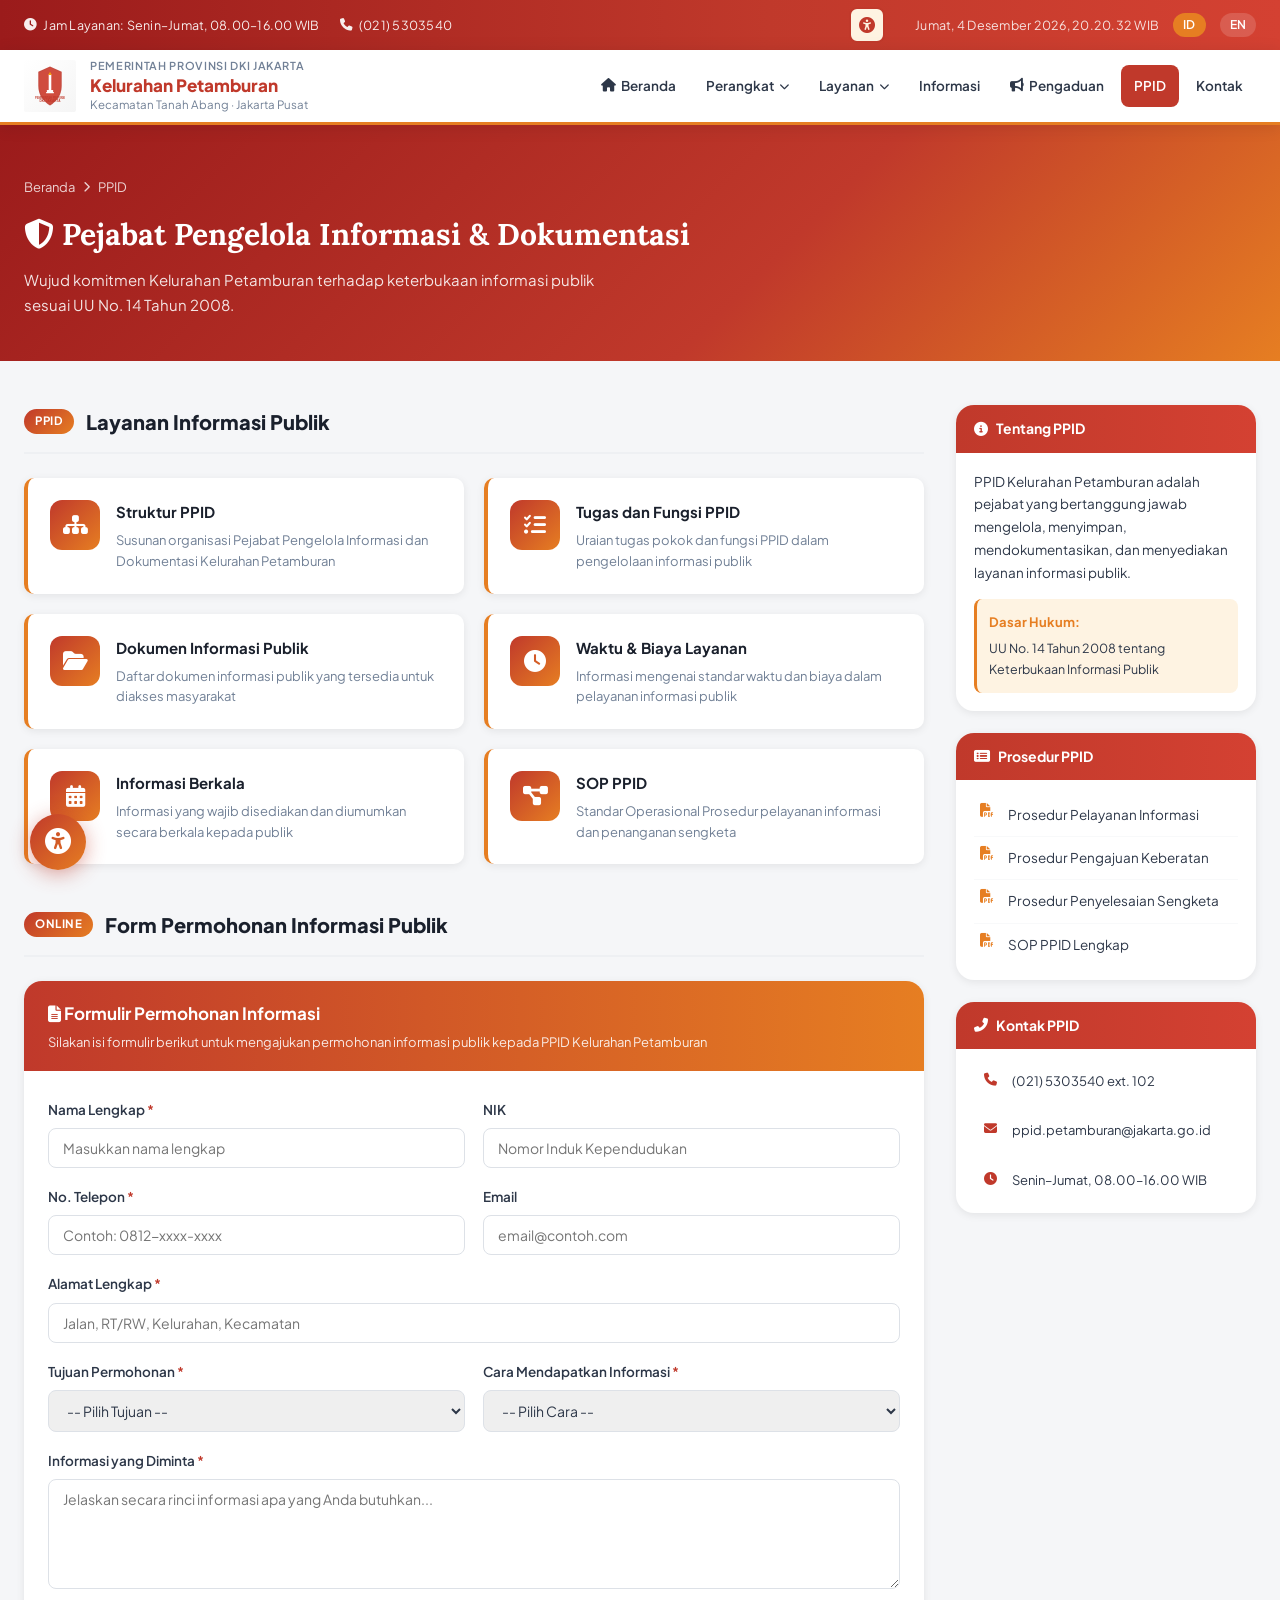
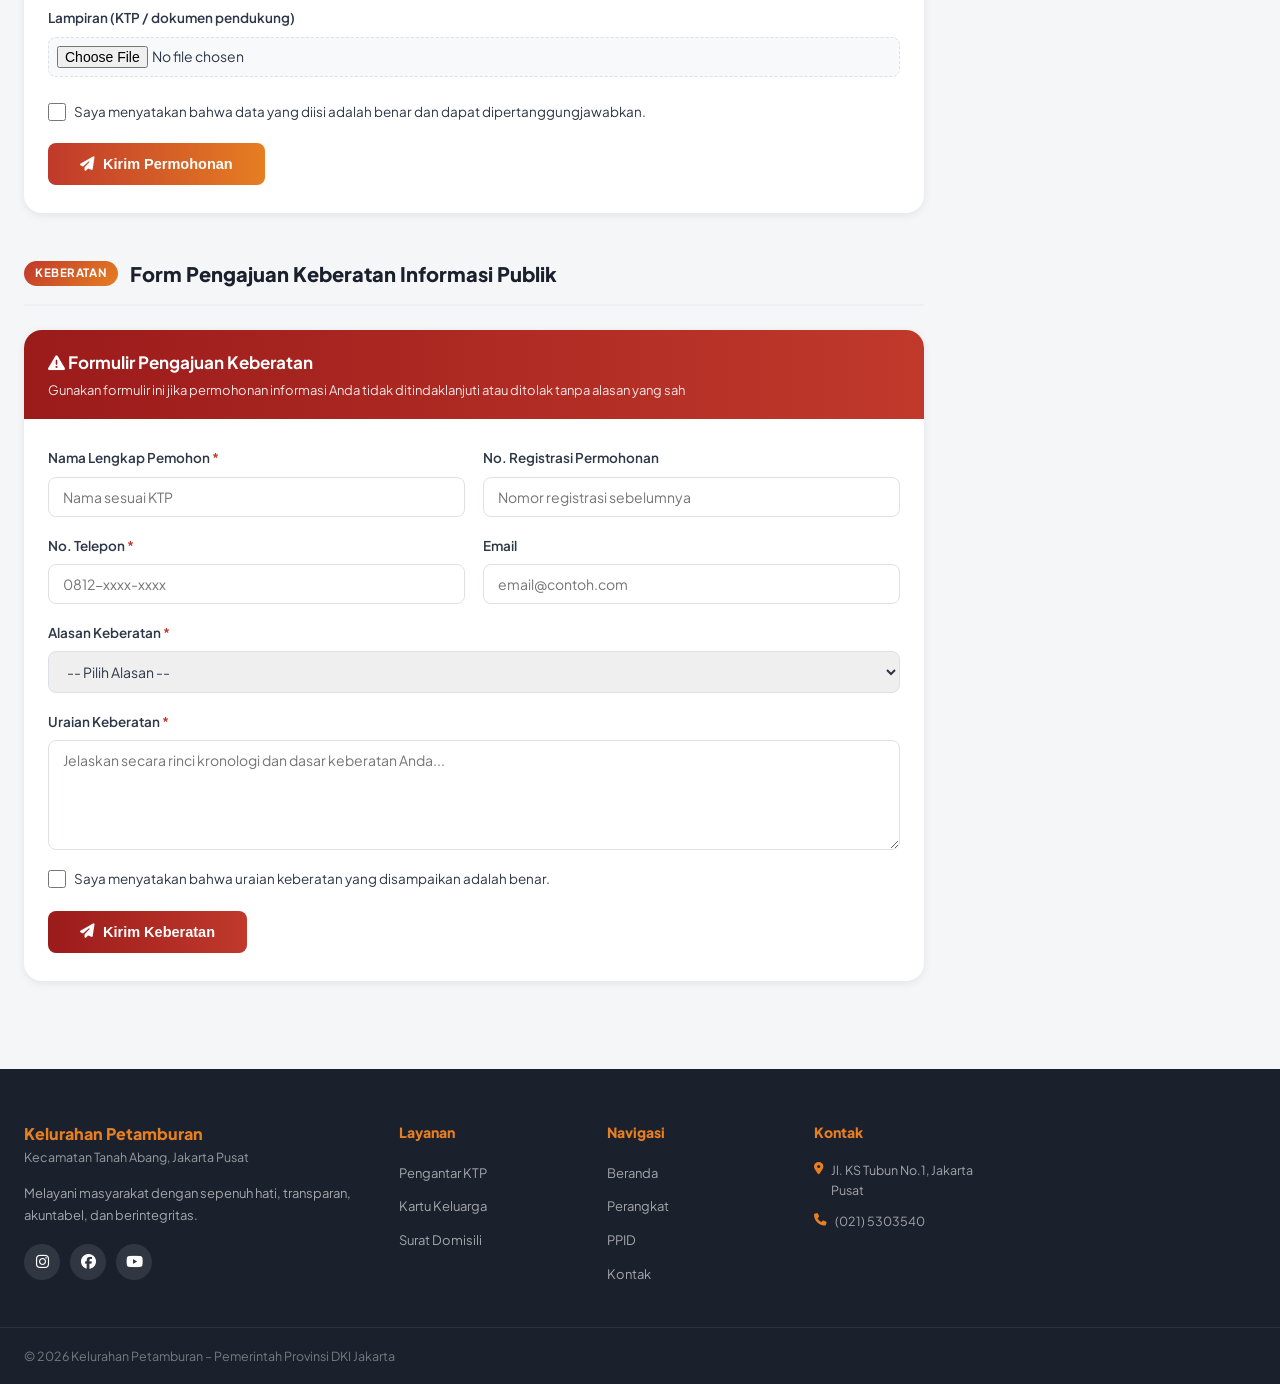
<file: ppid.html>
<!DOCTYPE html>
<html lang="id">
<head>
  <meta charset="UTF-8"/>
  <meta name="viewport" content="width=device-width, initial-scale=1.0"/>
  <title>PPID – Kelurahan Petamburan</title>
  <link rel="stylesheet" href="assets/css/style.css"/>
  <!-- Primary CDN -->
  <link rel="stylesheet" href="https://cdnjs.cloudflare.com/ajax/libs/font-awesome/6.5.0/css/all.min.css" integrity="sha512-Avb2QiuDEEvB4bZJYdft2mNjVShBftLdPG8FJ0V7irTLQ8Uo0qcPxh4Plq7G5tGm0rU+1SPhVotteLpBERwTkw==" crossorigin="anonymous" referrerpolicy="no-referrer" />
  <link rel="preconnect" href="https://fonts.googleapis.com">
  <link rel="preconnect" href="https://fonts.gstatic.com" crossorigin>
  <link href="https://fonts.googleapis.com/css2?family=Plus+Jakarta+Sans:wght@400;500;600;700;800&family=Lora:ital,wght@0,400;0,600;1,400&family=OpenDyslexic:wght@400;700&display=swap" rel="stylesheet">
</head>
<body>

<!-- ===== ACCESSIBILITY WIDGET ===== -->
<div class="a11y-widget" id="a11yWidget">
  <button class="a11y-toggle" id="a11yToggle" aria-label="Buka Menu Aksesibilitas" title="Menu Aksesibilitas (CTRL+U)">
    <i class="fa fa-universal-access"></i>
  </button>
  <div class="a11y-panel" id="a11yPanel" role="dialog" aria-labelledby="a11yTitle" aria-hidden="true">
    <div class="a11y-panel-header">
      <h3 id="a11yTitle"><i class="fa fa-universal-access"></i> Menu Aksesibilitas (CTRL+U)</h3>
      <button class="a11y-close" id="a11yClose" aria-label="Tutup Menu"><i class="fa fa-times"></i></button>
    </div>
    <div class="a11y-lang"><i class="fa fa-globe"></i> Bahasa Indonesia (Indonesian)</div>
    <div class="a11y-grid">
      <button class="a11y-btn" data-action="speech" aria-pressed="false"><div class="a11y-icon"><i class="fa fa-volume-up"></i></div><span>Mode Suara</span></button>
      <button class="a11y-btn" data-action="font-increase" aria-pressed="false"><div class="a11y-icon"><span style="font-size:18px;font-weight:700;">T</span><span style="font-size:24px;font-weight:700;">T</span></div><span>Perbesar Teks</span></button>
      <button class="a11y-btn" data-action="font-decrease" aria-pressed="false"><div class="a11y-icon"><span style="font-size:24px;font-weight:700;">T</span><span style="font-size:18px;font-weight:700;">T</span></div><span>Perkecil Teks</span></button>
      <button class="a11y-btn" data-action="grayscale" aria-pressed="false"><div class="a11y-icon"><i class="fa fa-tint"></i></div><span>Skala Abu-Abu</span></button>
      <button class="a11y-btn" data-action="contrast" aria-pressed="false"><div class="a11y-icon"><i class="fa fa-adjust"></i></div><span>Kontras+</span></button>
      <button class="a11y-btn" data-action="hide-images" aria-pressed="false"><div class="a11y-icon" style="position:relative;"><i class="fa fa-image"></i><i class="fa fa-ban" style="position:absolute;font-size:28px;opacity:.7;"></i></div><span>Sembunyikan Gambar</span></button>
      <button class="a11y-btn" data-action="text-align" aria-pressed="false"><div class="a11y-icon"><i class="fa fa-align-justify"></i></div><span>Rata Tulisan</span></button>
      <button class="a11y-btn" data-action="dyslexia" aria-pressed="false"><div class="a11y-icon"><span style="font-size:28px;font-weight:700;">A</span></div><span>Tulisan Dapat Dibaca</span></button>
      <button class="a11y-btn" data-action="line-height" aria-pressed="false"><div class="a11y-icon"><i class="fa fa-text-height"></i></div><span>Tinggi Garis</span></button>
      <button class="a11y-btn" data-action="pause-animation" aria-pressed="false"><div class="a11y-icon"><i class="fa fa-hourglass-half"></i></div><span>Animasi Dijeda</span></button>
      <button class="a11y-btn" data-action="big-cursor" aria-pressed="false"><div class="a11y-icon"><i class="fa fa-mouse-pointer"></i></div><span>Kursor</span></button>
      <button class="a11y-btn" data-action="letter-spacing" aria-pressed="false"><div class="a11y-icon"><span style="font-size:18px;font-weight:700;letter-spacing:6px;">T T</span></div><span>Spasi Teks</span></button>
      <button class="a11y-btn" data-action="underline-links" aria-pressed="false"><div class="a11y-icon"><i class="fa fa-underline"></i></div><span>Garis Bawahi Tautan</span></button>
      <button class="a11y-btn a11y-reset" data-action="reset"><div class="a11y-icon"><i class="fa fa-undo"></i></div><span>Reset Semua</span></button>
    </div>
  </div>
</div>

<div class="topbar">
  <div class="topbar-inner">
    <div class="topbar-left">
      <span><i class="fa fa-clock"></i> Jam Layanan: Senin–Jumat, 08.00–16.00 WIB</span>
      <span><i class="fa fa-phone"></i> (021) 5303540</span>
    </div>
    <div class="topbar-right">
      <button class="a11y-header-btn" id="a11yHeaderBtn" title="Menu Aksesibilitas (CTRL+U)" aria-label="Buka Menu Aksesibilitas">
        <i class="fa fa-universal-access"></i>
      </button>
      <span id="clock-date"></span>
      <a href="#" class="lang active">ID</a>
      <a href="#" class="lang">EN</a>
    </div>
  </div>
</div>

<header class="site-header">
  <div class="header-inner">
    <div class="header-brand">
      <img src="assets/img/logo-dki.svg" alt="Logo DKI" class="logo-dki"/>
      <div class="brand-text">
        <span class="brand-sub">Pemerintah Provinsi DKI Jakarta</span>
        <span class="brand-name">Kelurahan Petamburan</span>
        <span class="brand-info">Kecamatan Tanah Abang · Jakarta Pusat</span>
      </div>
    </div>
    <nav class="main-nav">
      <ul>
        <li><a href="index.html"><i class="fa fa-home"></i> Beranda</a></li>
        <li class="has-dropdown">
          <a href="#">Perangkat <i class="fa fa-chevron-down fa-xs"></i></a>
          <ul class="dropdown">
            <li><a href="perangkat.html">Struktur Organisasi</a></li>
            <li><a href="perangkat.html#pejabat">Daftar Pejabat</a></li>
          </ul>
        </li>
        <li class="has-dropdown">
          <a href="#">Layanan <i class="fa fa-chevron-down fa-xs"></i></a>
          <ul class="dropdown">
            <li><a href="layanan.html">Jenis Pelayanan</a></li>
            <li><a href="layanan.html#jam">Jam Pelayanan</a></li>
          </ul>
        </li>
        <li><a href="informasi.html">Informasi</a></li>
        <li><a href="pengaduan.html"><i class="fa fa-bullhorn"></i> Pengaduan</a></li>
        <li class="active"><a href="ppid.html">PPID</a></li>
        <li><a href="kontak.html">Kontak</a></li>
      </ul>
      <button class="hamburger" id="hamburger"><i class="fa fa-bars"></i></button>
    </nav>
  </div>
</header>

<!-- PAGE BANNER -->
<section class="page-banner">
  <div class="page-banner-inner">
    <div class="breadcrumb">
      <a href="index.html">Beranda</a>
      <i class="fa fa-chevron-right"></i>
      <span>PPID</span>
    </div>
    <h1><i class="fa fa-shield-alt"></i> Pejabat Pengelola Informasi & Dokumentasi</h1>
    <p>Wujud komitmen Kelurahan Petamburan terhadap keterbukaan informasi publik sesuai UU No. 14 Tahun 2008.</p>
  </div>
</section>

<div class="page-wrapper">
  <div class="main-content">

    <!-- PPID OVERVIEW -->
    <section class="section-block">
      <div class="section-header">
        <div class="section-title-group">
          <span class="section-badge">PPID</span>
          <h2 class="section-title">Layanan Informasi Publik</h2>
        </div>
      </div>
      <div class="ppid-grid">
        <a href="#" class="ppid-card" style="text-decoration:none;">
          <div class="ppid-card-icon"><i class="fa fa-sitemap"></i></div>
          <div>
            <h4>Struktur PPID</h4>
            <p>Susunan organisasi Pejabat Pengelola Informasi dan Dokumentasi Kelurahan Petamburan</p>
          </div>
        </a>
        <a href="#" class="ppid-card" style="text-decoration:none;">
          <div class="ppid-card-icon"><i class="fa fa-tasks"></i></div>
          <div>
            <h4>Tugas dan Fungsi PPID</h4>
            <p>Uraian tugas pokok dan fungsi PPID dalam pengelolaan informasi publik</p>
          </div>
        </a>
        <a href="#" class="ppid-card" style="text-decoration:none;">
          <div class="ppid-card-icon"><i class="fa fa-folder-open"></i></div>
          <div>
            <h4>Dokumen Informasi Publik</h4>
            <p>Daftar dokumen informasi publik yang tersedia untuk diakses masyarakat</p>
          </div>
        </a>
        <a href="#" class="ppid-card" style="text-decoration:none;">
          <div class="ppid-card-icon"><i class="fa fa-clock"></i></div>
          <div>
            <h4>Waktu & Biaya Layanan</h4>
            <p>Informasi mengenai standar waktu dan biaya dalam pelayanan informasi publik</p>
          </div>
        </a>
        <a href="#" class="ppid-card" style="text-decoration:none;">
          <div class="ppid-card-icon"><i class="fa fa-calendar-alt"></i></div>
          <div>
            <h4>Informasi Berkala</h4>
            <p>Informasi yang wajib disediakan dan diumumkan secara berkala kepada publik</p>
          </div>
        </a>
        <a href="#" class="ppid-card" style="text-decoration:none;">
          <div class="ppid-card-icon"><i class="fa fa-project-diagram"></i></div>
          <div>
            <h4>SOP PPID</h4>
            <p>Standar Operasional Prosedur pelayanan informasi dan penanganan sengketa</p>
          </div>
        </a>
      </div>
    </section>

    <!-- FORM PERMOHONAN -->
    <section class="section-block" id="form-permohonan">
      <div class="section-header">
        <div class="section-title-group">
          <span class="section-badge">Online</span>
          <h2 class="section-title">Form Permohonan Informasi Publik</h2>
        </div>
      </div>
      <div class="form-card">
        <div class="form-card-header">
          <h3><i class="fa fa-file-alt"></i> Formulir Permohonan Informasi</h3>
          <p>Silakan isi formulir berikut untuk mengajukan permohonan informasi publik kepada PPID Kelurahan Petamburan</p>
        </div>
        <div class="form-body">
          <form class="ppid-form" id="formPermohonan">
            <div class="form-row">
              <div class="form-group">
                <label for="nama">Nama Lengkap <span style="color:var(--red)">*</span></label>
                <input type="text" id="nama" placeholder="Masukkan nama lengkap" required/>
              </div>
              <div class="form-group">
                <label for="nik">NIK</label>
                <input type="text" id="nik" placeholder="Nomor Induk Kependudukan"/>
              </div>
            </div>
            <div class="form-row">
              <div class="form-group">
                <label for="telp">No. Telepon <span style="color:var(--red)">*</span></label>
                <input type="tel" id="telp" placeholder="Contoh: 0812-xxxx-xxxx" required/>
              </div>
              <div class="form-group">
                <label for="email">Email</label>
                <input type="email" id="email" placeholder="email@contoh.com"/>
              </div>
            </div>
            <div class="form-group" style="margin-bottom:18px;">
              <label for="alamat">Alamat Lengkap <span style="color:var(--red)">*</span></label>
              <input type="text" id="alamat" placeholder="Jalan, RT/RW, Kelurahan, Kecamatan" required/>
            </div>
            <div class="form-row">
              <div class="form-group">
                <label for="tujuan">Tujuan Permohonan <span style="color:var(--red)">*</span></label>
                <select id="tujuan" required>
                  <option value="">-- Pilih Tujuan --</option>
                  <option>Keperluan Pribadi</option>
                  <option>Penelitian / Akademik</option>
                  <option>Jurnalistik / Media</option>
                  <option>Hukum / Advokasi</option>
                  <option>Bisnis / Komersial</option>
                  <option>Lainnya</option>
                </select>
              </div>
              <div class="form-group">
                <label for="cara">Cara Mendapatkan Informasi <span style="color:var(--red)">*</span></label>
                <select id="cara" required>
                  <option value="">-- Pilih Cara --</option>
                  <option>Datang Langsung</option>
                  <option>Email</option>
                  <option>WhatsApp</option>
                  <option>Pos / Kurir</option>
                </select>
              </div>
            </div>
            <div class="form-group" style="margin-bottom:18px;">
              <label for="info">Informasi yang Diminta <span style="color:var(--red)">*</span></label>
              <textarea id="info" placeholder="Jelaskan secara rinci informasi apa yang Anda butuhkan..." required></textarea>
            </div>
            <div class="form-group" style="margin-bottom:24px;">
              <label for="lampiran">Lampiran (KTP / dokumen pendukung)</label>
              <input type="file" id="lampiran" style="padding:8px;background:var(--gray-100);border:1.5px dashed var(--gray-300);"/>
            </div>
            <div style="display:flex;align-items:center;gap:8px;margin-bottom:20px;">
              <input type="checkbox" id="setuju" required style="width:18px;height:18px;accent-color:var(--red);"/>
              <label for="setuju" style="font-size:13.5px;color:var(--gray-700);">Saya menyatakan bahwa data yang diisi adalah benar dan dapat dipertanggungjawabkan.</label>
            </div>
            <button type="submit" class="btn-submit">
              <i class="fa fa-paper-plane"></i> Kirim Permohonan
            </button>
          </form>
        </div>
      </div>
    </section>

    <!-- FORM KEBERATAN -->
    <section class="section-block" id="form-keberatan">
      <div class="section-header">
        <div class="section-title-group">
          <span class="section-badge">Keberatan</span>
          <h2 class="section-title">Form Pengajuan Keberatan Informasi Publik</h2>
        </div>
      </div>
      <div class="form-card">
        <div class="form-card-header" style="background:linear-gradient(90deg,var(--red-dark),var(--red));">
          <h3><i class="fa fa-exclamation-triangle"></i> Formulir Pengajuan Keberatan</h3>
          <p>Gunakan formulir ini jika permohonan informasi Anda tidak ditindaklanjuti atau ditolak tanpa alasan yang sah</p>
        </div>
        <div class="form-body">
          <form class="ppid-form" id="formKeberatan">
            <div class="form-row">
              <div class="form-group">
                <label>Nama Lengkap Pemohon <span style="color:var(--red)">*</span></label>
                <input type="text" placeholder="Nama sesuai KTP" required/>
              </div>
              <div class="form-group">
                <label>No. Registrasi Permohonan</label>
                <input type="text" placeholder="Nomor registrasi sebelumnya"/>
              </div>
            </div>
            <div class="form-row">
              <div class="form-group">
                <label>No. Telepon <span style="color:var(--red)">*</span></label>
                <input type="tel" placeholder="0812-xxxx-xxxx" required/>
              </div>
              <div class="form-group">
                <label>Email</label>
                <input type="email" placeholder="email@contoh.com"/>
              </div>
            </div>
            <div class="form-group" style="margin-bottom:18px;">
              <label>Alasan Keberatan <span style="color:var(--red)">*</span></label>
              <select required>
                <option value="">-- Pilih Alasan --</option>
                <option>Permohonan tidak ditanggapi</option>
                <option>Informasi yang diberikan tidak sesuai</option>
                <option>Permohonan ditolak tanpa alasan jelas</option>
                <option>Biaya tidak wajar</option>
                <option>Informasi disampaikan melebihi batas waktu</option>
              </select>
            </div>
            <div class="form-group" style="margin-bottom:18px;">
              <label>Uraian Keberatan <span style="color:var(--red)">*</span></label>
              <textarea placeholder="Jelaskan secara rinci kronologi dan dasar keberatan Anda..." required></textarea>
            </div>
            <div style="display:flex;align-items:center;gap:8px;margin-bottom:20px;">
              <input type="checkbox" required style="width:18px;height:18px;accent-color:var(--red);"/>
              <label style="font-size:13.5px;color:var(--gray-700);">Saya menyatakan bahwa uraian keberatan yang disampaikan adalah benar.</label>
            </div>
            <button type="submit" class="btn-submit" style="background:linear-gradient(90deg,var(--red-dark),var(--red));">
              <i class="fa fa-paper-plane"></i> Kirim Keberatan
            </button>
          </form>
        </div>
      </div>
    </section>

  </div>

  <!-- SIDEBAR -->
  <aside class="sidebar">
    <div class="sidebar-card">
      <div class="sidebar-card-header"><i class="fa fa-info-circle"></i> Tentang PPID</div>
      <div style="padding:18px;font-size:13.5px;color:var(--gray-700);line-height:1.7;">
        <p>PPID Kelurahan Petamburan adalah pejabat yang bertanggung jawab mengelola, menyimpan, mendokumentasikan, dan menyediakan layanan informasi publik.</p>
        <div style="margin-top:14px;padding:12px;background:var(--orange-pale);border-radius:8px;border-left:3px solid var(--orange);">
          <strong style="font-size:13px;color:var(--orange);">Dasar Hukum:</strong>
          <p style="margin-top:4px;font-size:12.5px;">UU No. 14 Tahun 2008 tentang Keterbukaan Informasi Publik</p>
        </div>
      </div>
    </div>
    <div class="sidebar-card">
      <div class="sidebar-card-header"><i class="fa fa-list-alt"></i> Prosedur PPID</div>
      <div style="padding:14px 18px;">
        <div style="display:flex;flex-direction:column;gap:0;">
          <a href="#" style="display:flex;gap:10px;padding:10px 6px;border-bottom:1px solid var(--gray-100);font-size:13.5px;color:var(--gray-700);text-decoration:none;transition:all .25s;" onmouseover="this.style.color='var(--red)'" onmouseout="this.style.color='var(--gray-700)'">
            <i class="fa fa-file-pdf" style="color:var(--orange);width:18px;"></i> Prosedur Pelayanan Informasi
          </a>
          <a href="#" style="display:flex;gap:10px;padding:10px 6px;border-bottom:1px solid var(--gray-100);font-size:13.5px;color:var(--gray-700);text-decoration:none;transition:all .25s;" onmouseover="this.style.color='var(--red)'" onmouseout="this.style.color='var(--gray-700)'">
            <i class="fa fa-file-pdf" style="color:var(--orange);width:18px;"></i> Prosedur Pengajuan Keberatan
          </a>
          <a href="#" style="display:flex;gap:10px;padding:10px 6px;border-bottom:1px solid var(--gray-100);font-size:13.5px;color:var(--gray-700);text-decoration:none;transition:all .25s;" onmouseover="this.style.color='var(--red)'" onmouseout="this.style.color='var(--gray-700)'">
            <i class="fa fa-file-pdf" style="color:var(--orange);width:18px;"></i> Prosedur Penyelesaian Sengketa
          </a>
          <a href="#" style="display:flex;gap:10px;padding:10px 6px;font-size:13.5px;color:var(--gray-700);text-decoration:none;" onmouseover="this.style.color='var(--red)'" onmouseout="this.style.color='var(--gray-700)'">
            <i class="fa fa-file-pdf" style="color:var(--orange);width:18px;"></i> SOP PPID Lengkap
          </a>
        </div>
      </div>
    </div>
    <div class="sidebar-card ikm-card">
      <div class="sidebar-card-header"><i class="fa fa-phone-alt"></i> Kontak PPID</div>
      <div class="kontak-list">
        <div class="kontak-item"><i class="fa fa-phone"></i><span>(021) 5303540 ext. 102</span></div>
        <div class="kontak-item"><i class="fa fa-envelope"></i><span>ppid.petamburan@jakarta.go.id</span></div>
        <div class="kontak-item"><i class="fa fa-clock"></i><span>Senin–Jumat, 08.00–16.00 WIB</span></div>
      </div>
    </div>
  </aside>
</div>

<!-- FOOTER -->
<footer class="site-footer">
  <div class="footer-inner">
    <div class="footer-col brand">
      <div class="footer-brand">
        <div class="footer-brand-text">
          <strong>Kelurahan Petamburan</strong>
          <span>Kecamatan Tanah Abang, Jakarta Pusat</span>
        </div>
      </div>
      <p class="footer-desc">Melayani masyarakat dengan sepenuh hati, transparan, akuntabel, dan berintegritas.</p>
      <div class="footer-sosmed">
        <a href="#"><i class="fab fa-instagram"></i></a>
        <a href="#"><i class="fab fa-facebook"></i></a>
        <a href="#"><i class="fab fa-youtube"></i></a>
      </div>
    </div>
    <div class="footer-col">
      <h4>Layanan</h4>
      <ul>
        <li><a href="layanan.html">Pengantar KTP</a></li>
        <li><a href="layanan.html">Kartu Keluarga</a></li>
        <li><a href="layanan.html">Surat Domisili</a></li>
      </ul>
    </div>
    <div class="footer-col">
      <h4>Navigasi</h4>
      <ul>
        <li><a href="index.html">Beranda</a></li>
        <li><a href="perangkat.html">Perangkat</a></li>
        <li><a href="ppid.html">PPID</a></li>
        <li><a href="kontak.html">Kontak</a></li>
      </ul>
    </div>
    <div class="footer-col">
      <h4>Kontak</h4>
      <div class="footer-kontak">
        <p><i class="fa fa-map-marker-alt"></i> Jl. KS Tubun No.1, Jakarta Pusat</p>
        <p><i class="fa fa-phone"></i> (021) 5303540</p>
      </div>
    </div>
  </div>
  <div class="footer-bottom">
    <span>© 2026 Kelurahan Petamburan – Pemerintah Provinsi DKI Jakarta</span>
  </div>
</footer>

<script src="assets/js/main.js"></script>
</body>
</html>
</file>
<file: assets/css/style.css>
/* =========================================================
   KELURAHAN PETAMBURAN – TEMA DKI JAKARTA
   Palet: Merah (#C0392B / #E74C3C) + Oranye (#E67E22 / #F39C12)
   Font: Plus Jakarta Sans + Lora
   ========================================================= */

/* =========================================================
   ACCESSIBILITY WIDGET
   ========================================================= */
.a11y-widget {
  position:fixed; bottom:30px; left:30px; z-index:10000;
  font-family:'Plus Jakarta Sans',sans-serif;
}
.a11y-toggle {
  width:56px; height:56px; border-radius:50%; border:none;
  background:linear-gradient(135deg,var(--red),var(--orange));
  color:#fff; font-size:26px; cursor:pointer;
  display:flex; align-items:center; justify-content:center;
  box-shadow:0 4px 20px rgba(192,57,43,.45);
  transition:all .3s ease;
}
.a11y-toggle:hover { transform:scale(1.1); box-shadow:0 6px 28px rgba(192,57,43,.55); }
.a11y-toggle:focus { outline:3px solid var(--orange-light); outline-offset:3px; }

/* Header accessibility button */
.a11y-header-btn {
  width:36px; height:36px; border-radius:8px; border:2px solid var(--red);
  background:var(--orange-pale); color:var(--red); font-size:16px; cursor:pointer;
  display:flex; align-items:center; justify-content:center;
  transition:all .25s ease; margin-right:16px;
}
.a11y-header-btn:hover { background:var(--red); color:#fff; transform:scale(1.05); }
.a11y-header-btn:focus { outline:3px solid var(--orange); outline-offset:2px; }

.a11y-panel {
  position:absolute; bottom:70px; left:0;
  width:420px; max-height:85vh; overflow-y:auto;
  background:#fff; border-radius:16px;
  box-shadow:0 12px 48px rgba(0,0,0,.2);
  opacity:0; visibility:hidden; transform:translateY(20px) scale(.95);
  transition:all .3s ease;
}
.a11y-panel.open {
  opacity:1; visibility:visible; transform:translateY(0) scale(1);
}
.a11y-panel-header {
  display:flex; align-items:center; justify-content:space-between;
  padding:18px 22px; background:linear-gradient(135deg,var(--red),var(--orange));
  color:#fff; border-radius:16px 16px 0 0;
}
.a11y-panel-header h3 { font-size:15px; font-weight:700; display:flex; align-items:center; gap:10px; }
.a11y-panel-header h3 i { font-size:20px; }
.a11y-close {
  width:32px; height:32px; border-radius:50%; border:none;
  background:rgba(255,255,255,.15); color:#fff; font-size:14px;
  cursor:pointer; display:flex; align-items:center; justify-content:center;
  transition:all .25s;
}
.a11y-close:hover { background:rgba(255,255,255,.3); }
.a11y-close:focus { outline:2px solid #fff; outline-offset:2px; }

.a11y-lang {
  padding:12px 22px; background:#FFF3E0; font-size:13px;
  font-weight:600; color:var(--red); display:flex; align-items:center; gap:8px;
}
.a11y-lang i { font-size:16px; }

.a11y-grid {
  display:grid; grid-template-columns:repeat(3,1fr); gap:10px;
  padding:18px;
}
.a11y-btn {
  display:flex; flex-direction:column; align-items:center; justify-content:center;
  gap:8px; padding:18px 10px; border-radius:12px; border:2px solid #E0E0E0;
  background:#fff; cursor:pointer; transition:all .25s;
  min-height:100px;
}
.a11y-btn:hover { border-color:var(--red); background:var(--orange-pale); }
.a11y-btn:focus { outline:3px solid var(--orange); outline-offset:2px; }
.a11y-btn[aria-pressed="true"] {
  border-color:var(--red); background:var(--red); color:#fff;
}
.a11y-btn[aria-pressed="true"] .a11y-icon { color:#fff; }
.a11y-icon {
  font-size:28px; color:#424242; position:relative;
  display:flex; align-items:center; justify-content:center;
  min-height:36px;
}
.a11y-btn span:last-child {
  font-size:11.5px; font-weight:600; text-align:center; line-height:1.3;
}
.a11y-btn.a11y-reset { border-color:#EF5350; }
.a11y-btn.a11y-reset:hover { background:#FFEBEE; border-color:#E53935; }
.a11y-btn.a11y-reset .a11y-icon { color:#E53935; }

/* Accessibility Global States */
html.a11y-grayscale { filter:grayscale(100%); }
html.a11y-contrast { filter:contrast(1.4) brightness(1.1); }
html.a11y-contrast * { border-color:#000 !important; }
html.a11y-hide-images img, html.a11y-hide-images svg,
html.a11y-hide-images [style*="background-image"] { opacity:0 !important; }
html.a11y-text-align * { text-align:justify !important; }
html.a11y-dyslexia * { 
  font-family:'OpenDyslexic','Comic Sans MS','Trebuchet MS','Verdana','Arial',cursive,sans-serif !important; 
  font-weight: 400 !important;
  font-style: normal !important;
}
html.a11y-line-height * { line-height:2.2 !important; }
html.a11y-pause-animation *, html.a11y-pause-animation *::before, html.a11y-pause-animation *::after {
  animation-play-state:paused !important;
  transition:none !important;
}
html.a11y-big-cursor, html.a11y-big-cursor * {
  cursor:url("data:image/svg+xml,%3Csvg xmlns='http://www.w3.org/2000/svg' width='48' height='48' viewBox='0 0 24 24'%3E%3Cpath fill='%23000' d='M4 0l16 12-7 2 6 8-3 2-6-8-4 5z'/%3E%3Cpath fill='%23fff' stroke='%23000' d='M5 2l12 9-5 1.5 4.5 6-1 .7-4.5-6-3 4z'/%3E%3C/svg%3E"), auto !important;
}
html.a11y-letter-spacing * { letter-spacing:3px !important; word-spacing:6px !important; }
html.a11y-underline-links a { text-decoration:underline !important; text-underline-offset:3px; }
html.a11y-underline-links a:hover { text-decoration-thickness:3px !important; }

/* Font size scaling */
html.a11y-font-1 { font-size:17px; }
html.a11y-font-2 { font-size:19px; }
html.a11y-font-3 { font-size:21px; }
html.a11y-font-4 { font-size:23px; }
html.a11y-font-5 { font-size:25px; }
html.a11y-font--1 { font-size:13px; }
html.a11y-font--2 { font-size:11px; }

/* Focus indicator enhancement for keyboard users */
html.a11y-focus-visible *:focus {
  outline:3px solid var(--red) !important;
  outline-offset:3px !important;
}

/* Skip to content link (screen reader) */
.skip-link {
  position:absolute; top:-100px; left:50%; transform:translateX(-50%);
  background:var(--red); color:#fff; padding:12px 24px; border-radius:0 0 8px 8px;
  font-weight:700; z-index:10001; transition:top .3s;
}
.skip-link:focus { top:0; }

/* Responsive a11y panel - Enhanced for better mobile experience */
@media (max-width:500px) {
  .a11y-panel { 
    position:fixed !important;
    width:calc(100vw - 30px) !important; 
    left:15px !important; right:15px !important; 
    top:auto !important; bottom:80px !important;
    max-height:70vh;
    overflow-y:auto;
  }
  .a11y-grid { 
    grid-template-columns:1fr; 
    gap:8px;
    max-height:50vh;
    overflow-y:auto;
    padding:12px;
  }
  .a11y-btn {
    min-height:auto;
    padding:12px 14px;
    flex-direction:row;
    gap:12px;
    text-align:left;
  }
  .a11y-btn .a11y-icon {
    font-size:20px;
    min-height:24px;
    min-width:36px;
    flex-shrink:0;
  }
  .a11y-btn span:last-child {
    font-size:13px;
    line-height:1.2;
    flex-grow:1;
  }
  .a11y-widget { bottom:15px; left:15px; }
  .a11y-toggle { width:50px; height:50px; font-size:22px; }
  .a11y-header-btn { width:30px; height:30px; font-size:13px; margin-right:10px; }
  .a11y-panel-header { padding:14px 16px; }
  .a11y-panel-header h3 { font-size:13px; }
  .a11y-lang { padding:10px 16px; font-size:12px; }
}

@media (max-width:320px) {
  .a11y-panel {
    width:calc(100vw - 20px) !important;
    left:10px !important;
    right:10px !important;
  }
  .a11y-btn { padding:10px; }
  .a11y-btn .a11y-icon { font-size:18px; }
  .a11y-btn span:last-child { font-size:12px; }
}

@media (max-width:768px) {
  .a11y-panel[style*="right"] { 
    right:10px !important; max-width:calc(100vw - 20px); 
  }
  .a11y-panel {
    max-height:75vh;
    overflow-y:auto;
  }
  .a11y-grid { 
    grid-template-columns:repeat(2,1fr); 
    gap:8px;
  }
  .a11y-btn {
    padding:14px 8px;
    min-height:80px;
  }
  .a11y-btn span:last-child {
    font-size:11px;
  }
}

/* ---------- CSS VARIABLES ---------- */
:root {
  --red-dark:    #9B1B1B;
  --red:         #C0392B;
  --red-mid:     #D44132;
  --red-light:   #E74C3C;
  --orange:      #E67E22;
  --orange-light:#F39C12;
  --orange-pale: #FEF3E2;
  --gold:        #D4A017;

  --gray-100:    #F8F9FA;
  --gray-200:    #EEF0F3;
  --gray-300:    #DDE1E7;
  --gray-400:    #AAB1BB;
  --gray-500:    #718096;
  --gray-700:    #2D3748;
  --gray-900:    #1A202C;

  --white:       #FFFFFF;
  --shadow-sm:   0 2px 8px rgba(0,0,0,.08);
  --shadow-md:   0 6px 24px rgba(0,0,0,.12);
  --shadow-lg:   0 12px 40px rgba(0,0,0,.16);
  --radius:      10px;
  --radius-lg:   18px;
  --transition:  .25s ease;
}

/* ---------- RESET ---------- */
*, *::before, *::after { box-sizing:border-box; margin:0; padding:0; }
html { scroll-behavior:smooth; }
body {
  font-family:'Plus Jakarta Sans', sans-serif;
  font-size:15px;
  color:var(--gray-700);
  background:#F5F6F8;
  line-height:1.65;
}
a { text-decoration:none; color:inherit; }
ul { list-style:none; }
img { max-width:100%; display:block; }

/* ---------- TOPBAR ---------- */
.topbar {
  background: linear-gradient(90deg, var(--red-dark) 0%, var(--red) 60%, var(--red-mid) 100%);
  color:#fff;
  font-size:12.5px;
  letter-spacing:.02em;
}
.topbar-inner {
  max-width:1320px; margin:0 auto; padding:7px 24px;
  display:flex; justify-content:space-between; align-items:center;
  flex-wrap:wrap; gap:8px;
}
.topbar-left { display:flex; gap:20px; }
.topbar-left span { display:flex; align-items:center; gap:6px; opacity:.92; }
.topbar-right { display:flex; align-items:center; gap:14px; }
.topbar-right span { opacity:.85; }
.lang {
  background:rgba(255,255,255,.15); color:#fff; padding:2px 10px;
  border-radius:30px; font-size:12px; font-weight:600;
  transition: background var(--transition);
}
.lang.active, .lang:hover { background:var(--orange); }

/* ---------- HEADER ---------- */
.site-header {
  background:#fff;
  box-shadow:0 2px 16px rgba(0,0,0,.1);
  position:sticky; top:0; z-index:1000;
  border-bottom:3px solid var(--orange);
}
.header-inner {
  max-width:1320px; margin:0 auto; padding:0 24px;
  display:flex; align-items:center; justify-content:space-between;
  gap:20px; min-height:72px;
}
.header-brand { display:flex; align-items:center; gap:14px; flex-shrink:0; }
.logo-dki { width:52px; height:52px; object-fit:contain; }
.brand-text { display:flex; flex-direction:column; }
.brand-sub { font-size:11px; color:var(--gray-500); text-transform:uppercase; letter-spacing:.06em; font-weight:600; }
.brand-name { font-size:17px; font-weight:800; color:var(--red); line-height:1.2; }
.brand-info { font-size:11.5px; color:var(--gray-500); }

/* NAV */
.main-nav ul { display:flex; align-items:center; gap:4px; }
.main-nav > ul > li > a {
  display:flex; align-items:center; gap:5px;
  padding:10px 13px; border-radius:8px;
  font-size:13.5px; font-weight:600; color:var(--gray-700);
  transition: all var(--transition);
  white-space:nowrap;
}
.main-nav > ul > li:hover > a,
.main-nav > ul > li.active > a {
  background:var(--red); color:#fff;
}
.has-dropdown { position:relative; }
.dropdown {
  position:absolute; top:calc(100% + 4px); left:0;
  background:#fff; border-radius:var(--radius);
  box-shadow:var(--shadow-lg);
  min-width:220px; opacity:0; visibility:hidden;
  transform:translateY(8px);
  transition: all var(--transition);
  border-top:3px solid var(--orange);
  z-index:999;
}
.has-dropdown:hover .dropdown { opacity:1; visibility:visible; transform:translateY(0); }
.dropdown li a {
  display:block; padding:10px 18px; font-size:13.5px; font-weight:500;
  color:var(--gray-700); transition: all var(--transition);
  border-bottom:1px solid var(--gray-100);
}
.dropdown li a:hover { background:var(--gray-100); color:var(--red); padding-left:24px; }
.hamburger {
  display:none; background:var(--red); border:none; color:#fff;
  width:40px; height:40px; border-radius:8px; font-size:16px; cursor:pointer;
}

/* ---------- HERO ---------- */
.hero { position:relative; height:500px; overflow:hidden; }
.hero-slides { position:relative; height:100%; }
.hero-slide {
  position:absolute; inset:0;
  background-size:cover; background-position:center;
  opacity:0; transition:opacity .8s ease;
}
.hero-slide.active { opacity:1; }
.hero-overlay {
  position:absolute; inset:0;
  background:linear-gradient(135deg, rgba(155,27,27,.88) 0%, rgba(192,57,43,.7) 40%, rgba(230,126,34,.35) 100%);
}
.hero-content {
  position:relative; z-index:2;
  max-width:680px; padding:0 60px;
  top:50%; transform:translateY(-50%);
  color:#fff;
}
.hero-tag {
  display:inline-flex; align-items:center; gap:7px;
  background:var(--orange); color:#fff;
  padding:5px 14px; border-radius:30px;
  font-size:12.5px; font-weight:700; text-transform:uppercase;
  letter-spacing:.05em; margin-bottom:18px;
}
.hero-content h1 {
  font-family:'Lora', serif;
  font-size:32px; font-weight:700; line-height:1.3;
  margin-bottom:14px; text-shadow:0 2px 8px rgba(0,0,0,.3);
}
.hero-content p { font-size:15px; opacity:.9; margin-bottom:24px; line-height:1.7; }
.btn-hero {
  display:inline-flex; align-items:center; gap:9px;
  background:#fff; color:var(--red);
  padding:11px 26px; border-radius:8px;
  font-weight:700; font-size:14px;
  transition: all var(--transition); box-shadow:var(--shadow-md);
}
.btn-hero:hover { background:var(--orange); color:#fff; transform:translateY(-2px); }

.hero-controls {
  position:absolute; bottom:24px; left:50%; transform:translateX(-50%);
  display:flex; align-items:center; gap:14px; z-index:10;
}
.hero-btn {
  background:rgba(255,255,255,.25); color:#fff; border:none;
  width:38px; height:38px; border-radius:50%;
  cursor:pointer; font-size:14px; backdrop-filter:blur(4px);
  transition: background var(--transition);
}
.hero-btn:hover { background:var(--orange); }
.hero-dots { display:flex; gap:8px; }
.dot {
  width:10px; height:10px; border-radius:50%;
  background:rgba(255,255,255,.45); cursor:pointer;
  transition: all var(--transition);
}
.dot.active { background:#fff; width:28px; border-radius:5px; }

/* ---------- STATS BAR ---------- */
.stats-bar {
  background:linear-gradient(90deg, var(--red) 0%, var(--red-mid) 50%, var(--orange) 100%);
  color:#fff;
}
.stats-inner {
  max-width:1320px; margin:0 auto; padding:0 24px;
  display:flex; align-items:center; justify-content:space-around;
  flex-wrap:wrap; gap:0;
}
.stat-item {
  display:flex; align-items:center; gap:14px;
  padding:22px 10px;
}
.stat-item > i { font-size:26px; opacity:.85; }
.stat-num { display:block; font-size:24px; font-weight:800; line-height:1; }
.stat-label { display:block; font-size:11.5px; opacity:.85; font-weight:500; margin-top:2px; }
.stat-divider { width:1px; height:40px; background:rgba(255,255,255,.25); }

/* ---------- MAIN WRAPPER ---------- */
.main-wrapper {
  max-width:1320px; margin:0 auto; padding:44px 24px;
  display:grid; grid-template-columns:1fr 320px; gap:32px;
}
.main-content { min-width:0; }

/* ---------- SECTION BLOCK ---------- */
.section-block { margin-bottom:44px; }
.section-header {
  display:flex; align-items:center; justify-content:space-between;
  margin-bottom:24px; padding-bottom:14px;
  border-bottom:2px solid var(--gray-200);
}
.section-title-group { display:flex; align-items:center; gap:12px; }
.section-badge {
  background:linear-gradient(135deg, var(--red), var(--orange));
  color:#fff; padding:3px 11px; border-radius:30px;
  font-size:11.5px; font-weight:700; text-transform:uppercase; letter-spacing:.05em;
}
.section-title { font-size:20px; font-weight:800; color:var(--gray-900); }
.btn-all {
  display:inline-flex; align-items:center; gap:7px;
  color:var(--red); font-size:13.5px; font-weight:600;
  border:1.5px solid var(--red); padding:6px 16px; border-radius:30px;
  transition: all var(--transition);
}
.btn-all:hover { background:var(--red); color:#fff; }

/* ---------- NEWS GRID ---------- */
.news-grid {
  display:grid;
  grid-template-columns:1fr 1fr;
  grid-template-rows:auto auto;
  gap:20px;
}
.news-card {
  background:#fff; border-radius:var(--radius-lg);
  overflow:hidden; box-shadow:var(--shadow-sm);
  transition: all var(--transition);
  display:flex; flex-direction:column;
}
.news-card:hover { box-shadow:var(--shadow-md); transform:translateY(-3px); }
.news-card.featured {
  grid-column:1 / 2;
  grid-row:1 / 3;
}
.news-img {
  height:200px; background-size:cover; background-position:center;
  background-color:var(--gray-200);
  position:relative; flex-shrink:0;
}
.news-card.featured .news-img { height:260px; }
.news-cat {
  position:absolute; top:12px; left:12px;
  padding:4px 12px; border-radius:30px; font-size:11px; font-weight:700;
  text-transform:uppercase; letter-spacing:.04em; color:#fff;
}
.news-cat.kegiatan { background:var(--red); }
.news-cat.sosial    { background:#27AE60; }
.news-cat.pkk       { background:#8E44AD; }
.news-cat.pemerintahan { background:var(--orange); }

.news-body { padding:18px; flex:1; display:flex; flex-direction:column; }
.news-date { font-size:12px; color:var(--gray-500); display:flex; align-items:center; gap:6px; margin-bottom:8px; }
.news-body h3 { font-size:15px; font-weight:700; line-height:1.45; margin-bottom:10px; color:var(--gray-900); }
.news-card.featured .news-body h3 { font-size:17px; }
.news-body p { font-size:13.5px; color:var(--gray-500); line-height:1.65; margin-bottom:14px; flex:1; }
.btn-read {
  display:inline-flex; align-items:center; gap:6px;
  font-size:13px; font-weight:700; color:var(--red);
  align-self:flex-start; transition: gap var(--transition);
}
.btn-read:hover { gap:10px; color:var(--orange); }

/* ---------- SERVICE GRID ---------- */
.service-grid {
  display:grid; grid-template-columns:repeat(3, 1fr); gap:16px;
}
.service-card {
  background:#fff; border-radius:var(--radius); padding:22px 18px;
  display:flex; flex-direction:column; gap:10px;
  box-shadow:var(--shadow-sm); transition:all var(--transition);
  border:1.5px solid transparent; position:relative; overflow:hidden;
}
.service-card::before {
  content:''; position:absolute; top:0; left:0; right:0; height:3px;
  background:linear-gradient(90deg, var(--red), var(--orange));
  transform:scaleX(0); transition:transform var(--transition); transform-origin:left;
}
.service-card:hover { border-color:var(--red-light); box-shadow:var(--shadow-md); transform:translateY(-3px); }
.service-card:hover::before { transform:scaleX(1); }
.service-icon {
  width:52px; height:52px; border-radius:12px;
  background:linear-gradient(135deg, var(--red), var(--orange));
  display:flex; align-items:center; justify-content:center;
  font-size:22px; color:#fff;
}
.service-card h4 { font-size:14px; font-weight:700; color:var(--gray-900); line-height:1.3; }
.service-card p { font-size:12.5px; color:var(--gray-500); line-height:1.6; flex:1; }
.service-arrow {
  align-self:flex-end; width:30px; height:30px; border-radius:50%;
  background:var(--orange-pale); color:var(--orange);
  display:flex; align-items:center; justify-content:center;
  font-size:13px; transition:all var(--transition);
}
.service-card:hover .service-arrow { background:var(--orange); color:#fff; }

/* ---------- AGENDA ---------- */
.agenda-list { display:flex; flex-direction:column; gap:14px; }
.agenda-item {
  background:#fff; border-radius:var(--radius);
  padding:16px 20px; display:flex; align-items:center; gap:20px;
  box-shadow:var(--shadow-sm); transition:all var(--transition);
  border-left:4px solid var(--orange);
}
.agenda-item:hover { box-shadow:var(--shadow-md); transform:translateX(4px); }
.agenda-date {
  display:flex; flex-direction:column; align-items:center;
  background:linear-gradient(135deg, var(--red), var(--red-mid));
  color:#fff; border-radius:8px; padding:10px 14px; flex-shrink:0;
  min-width:60px; text-align:center;
}
.agenda-day { font-size:24px; font-weight:800; line-height:1; }
.agenda-month { font-size:11px; font-weight:600; text-transform:uppercase; opacity:.9; }
.agenda-year { font-size:10px; opacity:.7; }
.agenda-info { flex:1; }
.agenda-info h4 { font-size:14.5px; font-weight:700; color:var(--gray-900); margin-bottom:5px; }
.agenda-info p { font-size:12.5px; color:var(--gray-500); display:flex; align-items:center; flex-wrap:wrap; gap:4px; }
.agenda-badge { padding:4px 12px; border-radius:30px; font-size:11px; font-weight:700; flex-shrink:0; }
.agenda-badge.akan-datang { background:#FFF3E0; color:var(--orange); }
.agenda-badge.selesai { background:var(--gray-100); color:var(--gray-500); }

/* ---------- SIDEBAR ---------- */
.sidebar { display:flex; flex-direction:column; gap:22px; }
.sidebar-card {
  background:#fff; border-radius:var(--radius-lg);
  overflow:hidden; box-shadow:var(--shadow-sm);
}
.sidebar-card-header {
  background:linear-gradient(90deg, var(--red), var(--red-mid));
  color:#fff; padding:12px 18px;
  font-size:14px; font-weight:700;
  display:flex; align-items:center; gap:8px;
}

/* LURAH CARD */
.lurah-card { text-align:center; }
.lurah-photo-wrap { padding:24px 24px 0; }
.lurah-photo-bg {
  width:130px; height:130px; margin:0 auto;
  border-radius:50%; padding:4px;
  background:linear-gradient(135deg, var(--red), var(--orange));
}
.lurah-photo-bg img {
  width:100%; height:100%; border-radius:50%; object-fit:cover;
  border:4px solid #fff;
  background:var(--gray-200);
}
.lurah-info { padding:16px 20px 24px; }
.lurah-label { font-size:11.5px; color:var(--orange); font-weight:700; text-transform:uppercase; letter-spacing:.04em; }
.lurah-info h3 { font-size:18px; font-weight:800; color:var(--gray-900); margin:6px 0 14px; }
.lurah-links { display:flex; gap:10px; justify-content:center; }
.lurah-links a {
  flex:1; display:flex; align-items:center; justify-content:center; gap:6px;
  padding:8px 12px; border-radius:8px; font-size:13px; font-weight:600;
  background:var(--gray-100); color:var(--gray-700); transition:all var(--transition);
}
.lurah-links a:hover { background:var(--red); color:#fff; }

/* JAM */
.jam-table { padding:14px 18px; }
.jam-row {
  display:flex; justify-content:space-between; align-items:center;
  padding:8px 0; border-bottom:1px solid var(--gray-100);
  font-size:13.5px;
}
.jam-row.weekend { color:var(--gray-400); }
.jam-time { font-weight:700; color:var(--red); }
.jam-time.closed { color:var(--gray-400); }
.jam-note {
  margin-top:10px; font-size:12px; color:var(--gray-500);
  display:flex; align-items:center; gap:6px;
  background:var(--orange-pale); padding:7px 10px; border-radius:6px;
}
.jam-note i { color:var(--orange); }

/* KONTAK */
.kontak-list { padding:14px 18px; display:flex; flex-direction:column; gap:12px; }
.kontak-item {
  display:flex; align-items:flex-start; gap:10px;
  font-size:13px; color:var(--gray-700);
  padding:8px 10px; border-radius:8px; transition:all var(--transition);
}
.kontak-item:hover { background:var(--gray-100); color:var(--red); }
.kontak-item i { color:var(--red); width:18px; margin-top:2px; flex-shrink:0; }

/* LINK EKSTERNAL */
.link-ext-list { padding:10px 18px; display:flex; flex-direction:column; }
.link-ext-item {
  display:flex; align-items:center; gap:10px;
  padding:9px 6px; font-size:13.5px; color:var(--gray-700);
  border-bottom:1px solid var(--gray-100);
  transition:all var(--transition);
}
.link-ext-item:hover { color:var(--red); padding-left:10px; }
.link-ext-item i { color:var(--orange); width:18px; }

/* IKM */
.ikm-body { padding:18px; text-align:center; }
.ikm-score { font-size:52px; font-weight:800; color:var(--red); line-height:1; }
.ikm-bar-wrap { background:var(--gray-200); border-radius:30px; height:10px; margin:12px 0 8px; overflow:hidden; }
.ikm-bar { height:100%; background:linear-gradient(90deg, var(--red), var(--orange)); border-radius:30px; }
.ikm-label { font-size:12.5px; color:var(--gray-500); font-weight:500; }

/* ---------- PPID BANNER ---------- */
.ppid-banner {
  background:linear-gradient(135deg, var(--red-dark) 0%, var(--red) 50%, var(--orange) 100%);
  padding:44px 24px;
}
.ppid-banner-inner {
  max-width:1320px; margin:0 auto;
  display:flex; align-items:center; justify-content:space-between;
  gap:24px; flex-wrap:wrap;
}
.ppid-banner-text {
  display:flex; align-items:center; gap:20px; color:#fff;
}
.ppid-banner-text i { font-size:42px; opacity:.9; }
.ppid-banner-text h3 { font-size:20px; font-weight:800; margin-bottom:5px; }
.ppid-banner-text p { font-size:14px; opacity:.88; }
.ppid-banner-actions { display:flex; gap:12px; flex-wrap:wrap; }
.btn-ppid {
  display:inline-block; padding:12px 26px; border-radius:8px;
  font-size:14px; font-weight:700; transition:all var(--transition);
}
.btn-ppid.primary { background:#fff; color:var(--red); }
.btn-ppid.secondary { background:rgba(255,255,255,.2); color:#fff; border:2px solid rgba(255,255,255,.5); }
.btn-ppid:hover { transform:translateY(-2px); box-shadow:var(--shadow-md); }

/* ---------- FOOTER ---------- */
.site-footer { background:var(--gray-900); color:#fff; }
.footer-inner {
  max-width:1320px; margin:0 auto; padding:52px 24px 32px;
  display:grid; grid-template-columns:2fr 1fr 1fr 1fr 1.4fr; gap:40px;
}
.footer-brand { margin-bottom:14px; }
.footer-brand-text { display:flex; flex-direction:column; }
.footer-brand-text strong { font-size:16px; font-weight:800; color:var(--orange); }
.footer-brand-text span { font-size:12.5px; color:rgba(255,255,255,.55); }
.footer-desc { font-size:13px; color:rgba(255,255,255,.6); line-height:1.7; margin-bottom:18px; }
.footer-sosmed { display:flex; gap:10px; }
.footer-sosmed a {
  width:36px; height:36px; border-radius:50%;
  background:rgba(255,255,255,.1); color:#fff;
  display:flex; align-items:center; justify-content:center;
  font-size:15px; transition:all var(--transition);
}
.footer-sosmed a:hover { background:var(--orange); transform:translateY(-3px); }
.footer-col h4 { font-size:14px; font-weight:800; color:var(--orange); margin-bottom:16px; }
.footer-col ul li { margin-bottom:9px; }
.footer-col ul li a { font-size:13px; color:rgba(255,255,255,.6); transition:color var(--transition); }
.footer-col ul li a:hover { color:var(--orange); }
.footer-kontak p {
  font-size:12.5px; color:rgba(255,255,255,.6); margin-bottom:10px;
  display:flex; align-items:flex-start; gap:8px;
}
.footer-kontak p i { color:var(--orange); margin-top:3px; flex-shrink:0; }
.footer-bottom {
  max-width:1320px; margin:0 auto; padding:18px 24px;
  border-top:1px solid rgba(255,255,255,.08);
  display:flex; justify-content:space-between; flex-wrap:wrap; gap:8px;
  font-size:12.5px; color:rgba(255,255,255,.4);
}

/* =========================================================
   HALAMAN LAYANAN
   ========================================================= */
.page-banner {
  background:linear-gradient(135deg, var(--red-dark) 0%, var(--red) 60%, var(--orange) 100%);
  padding:52px 24px 44px; color:#fff;
}
.page-banner-inner { max-width:1320px; margin:0 auto; }
.breadcrumb { display:flex; align-items:center; gap:8px; font-size:13px; opacity:.8; margin-bottom:12px; }
.breadcrumb a { color:#fff; }
.breadcrumb i { font-size:11px; }
.page-banner h1 { font-size:30px; font-weight:800; font-family:'Lora', serif; margin-bottom:8px; }
.page-banner p { font-size:15px; opacity:.88; max-width:600px; }

.page-wrapper {
  max-width:1320px; margin:0 auto; padding:44px 24px;
  display:grid; grid-template-columns:1fr 300px; gap:32px;
}

/* LAYANAN CARDS */
.layanan-grid { display:grid; grid-template-columns:1fr 1fr; gap:20px; margin-bottom:40px; }
.layanan-detail-card {
  background:#fff; border-radius:var(--radius-lg);
  overflow:hidden; box-shadow:var(--shadow-sm); transition:all var(--transition);
}
.layanan-detail-card:hover { box-shadow:var(--shadow-md); transform:translateY(-3px); }
.layanan-card-top {
  background:linear-gradient(135deg, var(--red), var(--orange));
  padding:22px 20px; display:flex; align-items:center; gap:14px; color:#fff;
}
.layanan-card-top .icon { font-size:28px; }
.layanan-card-top h3 { font-size:15px; font-weight:700; }
.layanan-card-body { padding:18px 20px; }
.layanan-req-title { font-size:12.5px; font-weight:700; color:var(--gray-500); text-transform:uppercase; letter-spacing:.04em; margin-bottom:10px; }
.layanan-req-list { display:flex; flex-direction:column; gap:6px; }
.layanan-req-list li {
  display:flex; align-items:flex-start; gap:8px;
  font-size:13.5px; color:var(--gray-700);
}
.layanan-req-list li::before {
  content:'✓'; color:var(--orange); font-weight:700; flex-shrink:0;
}
.layanan-meta { display:flex; gap:12px; flex-wrap:wrap; margin-top:14px; padding-top:14px; border-top:1px solid var(--gray-100); }
.layanan-meta-item {
  display:flex; align-items:center; gap:6px;
  font-size:12px; color:var(--gray-500); background:var(--gray-100); padding:5px 10px; border-radius:6px;
}
.layanan-meta-item i { color:var(--orange); }

/* =========================================================
   HALAMAN PERANGKAT
   ========================================================= */
.org-chart-wrap { overflow-x:auto; }
.org-chart { display:flex; flex-direction:column; align-items:center; gap:0; }
.org-level { display:flex; gap:20px; justify-content:center; position:relative; padding:20px 0; }
.org-line-v { width:2px; height:30px; background:var(--gray-300); margin:0 auto; }
.org-line-h-wrap { display:flex; justify-content:center; align-items:flex-start; position:relative; gap:20px; }
.org-card {
  background:#fff; border-radius:var(--radius); text-align:center;
  padding:16px 20px; box-shadow:var(--shadow-sm); min-width:160px;
  border-top:4px solid var(--orange); position:relative;
  transition:all var(--transition);
}
.org-card:hover { box-shadow:var(--shadow-md); transform:translateY(-3px); }
.org-card.head { border-top-color:var(--red); min-width:200px; }
.org-card .org-photo {
  width:70px; height:70px; border-radius:50%; margin:0 auto 10px;
  background:var(--gray-200); border:3px solid var(--orange); object-fit:cover;
}
.org-card .org-name { font-size:14px; font-weight:700; color:var(--gray-900); }
.org-card .org-pos { font-size:11.5px; color:var(--gray-500); margin-top:4px; }

/* PEJABAT TABLE */
.pejabat-table { background:#fff; border-radius:var(--radius-lg); overflow:hidden; box-shadow:var(--shadow-sm); }
.pejabat-table table { width:100%; border-collapse:collapse; }
.pejabat-table th {
  background:linear-gradient(90deg, var(--red), var(--orange));
  color:#fff; padding:14px 18px; font-size:13px; font-weight:700;
  text-align:left; white-space:nowrap;
}
.pejabat-table td { padding:14px 18px; font-size:13.5px; border-bottom:1px solid var(--gray-100); }
.pejabat-table tr:hover td { background:var(--orange-pale); }
.pejabat-photo {
  width:48px; height:48px; border-radius:50%; object-fit:cover;
  background:var(--gray-200); border:2px solid var(--orange);
}

/* =========================================================
   HALAMAN PPID
   ========================================================= */
.ppid-grid { display:grid; grid-template-columns:1fr 1fr; gap:20px; margin-bottom:32px; }
.ppid-card {
  background:#fff; border-radius:var(--radius); padding:22px;
  box-shadow:var(--shadow-sm); display:flex; gap:16px;
  transition:all var(--transition); border-left:4px solid var(--orange);
}
.ppid-card:hover { box-shadow:var(--shadow-md); border-left-color:var(--red); }
.ppid-card-icon {
  width:50px; height:50px; border-radius:12px; flex-shrink:0;
  background:linear-gradient(135deg, var(--red), var(--orange));
  display:flex; align-items:center; justify-content:center;
  font-size:22px; color:#fff;
}
.ppid-card h4 { font-size:15px; font-weight:700; color:var(--gray-900); margin-bottom:5px; }
.ppid-card p { font-size:13px; color:var(--gray-500); line-height:1.6; }

/* FORM PPID */
.form-card {
  background:#fff; border-radius:var(--radius-lg);
  box-shadow:var(--shadow-sm); overflow:hidden;
}
.form-card-header {
  background:linear-gradient(90deg, var(--red), var(--orange));
  color:#fff; padding:18px 24px;
}
.form-card-header h3 { font-size:17px; font-weight:700; }
.form-card-header p { font-size:13px; opacity:.88; margin-top:4px; }
.form-body { padding:28px 24px; }
.form-row { display:grid; grid-template-columns:1fr 1fr; gap:18px; margin-bottom:18px; }
.form-group { display:flex; flex-direction:column; gap:7px; }
.form-group label { font-size:13.5px; font-weight:600; color:var(--gray-700); }
.form-group input,
.form-group select,
.form-group textarea {
  border:1.5px solid var(--gray-300); border-radius:8px;
  padding:10px 14px; font-size:14px; font-family:inherit;
  color:var(--gray-700); outline:none;
  transition:border-color var(--transition), box-shadow var(--transition);
}
.form-group input:focus,
.form-group select:focus,
.form-group textarea:focus {
  border-color:var(--red); box-shadow:0 0 0 3px rgba(192,57,43,.12);
}
.form-group textarea { resize:vertical; min-height:110px; }
.btn-submit {
  background:linear-gradient(90deg, var(--red), var(--orange));
  color:#fff; border:none; padding:13px 32px;
  border-radius:8px; font-size:14.5px; font-weight:700;
  cursor:pointer; transition:all var(--transition);
  display:inline-flex; align-items:center; gap:8px;
}
.btn-submit:hover { opacity:.9; transform:translateY(-2px); box-shadow:var(--shadow-md); }

/* =========================================================
   KONTAK PAGE
   ========================================================= */
.kontak-grid { display:grid; grid-template-columns:1fr 1fr; gap:24px; }
.map-embed { border-radius:var(--radius-lg); overflow:hidden; box-shadow:var(--shadow-md); }
.map-embed iframe { display:block; width:100%; height:380px; border:0; }
.kontak-info-card {
  background:#fff; border-radius:var(--radius-lg);
  box-shadow:var(--shadow-sm); overflow:hidden;
}
.kontak-info-header {
  background:linear-gradient(90deg, var(--red), var(--orange));
  color:#fff; padding:18px 22px;
  font-size:16px; font-weight:700;
}
.kontak-info-body { padding:24px; display:flex; flex-direction:column; gap:16px; }
.kontak-info-item {
  display:flex; align-items:flex-start; gap:14px;
  padding-bottom:16px; border-bottom:1px solid var(--gray-100);
}
.kontak-info-item:last-child { border-bottom:none; padding-bottom:0; }
.kontak-info-item i {
  width:42px; height:42px; border-radius:10px; flex-shrink:0;
  background:linear-gradient(135deg, var(--red), var(--orange));
  display:flex; align-items:center; justify-content:center;
  font-size:18px; color:#fff;
}
.kontak-info-item strong { display:block; font-size:13.5px; font-weight:700; color:var(--gray-900); margin-bottom:3px; }
.kontak-info-item span { font-size:13.5px; color:var(--gray-500); }

/* =========================================================
   UTILITIES & RESPONSIVE
   ========================================================= */

/* =========================================================
   HALAMAN PENGADUAN
   ========================================================= */
/* Alur Pengaduan */
.pengaduan-alur {
  display:flex; align-items:flex-start; justify-content:center;
  gap:0; flex-wrap:wrap; padding:24px 0;
}
.alur-step {
  display:flex; flex-direction:column; align-items:center;
  text-align:center; max-width:180px; padding:10px 12px; position:relative;
}
.alur-icon {
  width:64px; height:64px; border-radius:50%;
  background:linear-gradient(135deg, var(--red), var(--orange));
  display:flex; align-items:center; justify-content:center;
  font-size:24px; color:#fff; margin-bottom:12px;
  box-shadow:var(--shadow-md);
}
.alur-num {
  position:absolute; top:2px; right:50%; transform:translateX(38px);
  width:24px; height:24px; border-radius:50%;
  background:var(--orange); color:#fff;
  font-size:12px; font-weight:800;
  display:flex; align-items:center; justify-content:center;
  border:2px solid #fff; box-shadow:var(--shadow-sm);
}
.alur-step h4 { font-size:14px; font-weight:700; color:var(--gray-900); margin-bottom:6px; }
.alur-step p { font-size:12.5px; color:var(--gray-500); line-height:1.55; }
.alur-arrow {
  display:flex; align-items:center; justify-content:center;
  color:var(--orange); font-size:18px; padding-top:28px;
  opacity:.5;
}

/* Statistik Pengaduan */
.pengaduan-stats-grid {
  display:grid; grid-template-columns:repeat(4, 1fr); gap:16px;
}
.pengaduan-stat-card {
  background:#fff; border-radius:var(--radius-lg);
  padding:24px 18px; text-align:center;
  box-shadow:var(--shadow-sm); transition:all var(--transition);
}
.pengaduan-stat-card:hover { box-shadow:var(--shadow-md); transform:translateY(-3px); }
.pengaduan-stat-icon {
  width:52px; height:52px; border-radius:14px;
  display:flex; align-items:center; justify-content:center;
  font-size:22px; color:#fff; margin:0 auto 12px;
}
.pengaduan-stat-num { font-size:28px; font-weight:800; color:var(--gray-900); line-height:1; }
.pengaduan-stat-label { font-size:12.5px; color:var(--gray-500); margin-top:6px; font-weight:500; }

/* Status Badges */
.pengaduan-status-badge {
  display:inline-flex; align-items:center; gap:5px;
  padding:4px 12px; border-radius:30px;
  font-size:11.5px; font-weight:700;
}
.status-baru { background:#E3F2FD; color:#1565C0; }
.status-proses { background:#FFF3E0; color:#E65100; }
.status-selesai { background:#E8F5E9; color:#2E7D32; }
.status-ditolak { background:#FFEBEE; color:#C62828; }

/* Category Badges */
.cat-badge {
  display:inline-block; padding:3px 10px; border-radius:30px;
  font-size:11px; font-weight:700;
}
.cat-infrastruktur { background:#FFF3E0; color:#E65100; }
.cat-kebersihan { background:#E8F5E9; color:#2E7D32; }
.cat-keamanan { background:#E3F2FD; color:#1565C0; }
.cat-pelayanan { background:#FCE4EC; color:#C62828; }
.cat-sosial { background:#F3E5F5; color:#6A1B9A; }

/* Pengaduan Table */
.pengaduan-list-table {
  background:#fff; border-radius:var(--radius-lg);
  overflow:hidden; box-shadow:var(--shadow-sm);
}
.pengaduan-list-table table { width:100%; border-collapse:collapse; }
.pengaduan-list-table th {
  background:linear-gradient(90deg, var(--red), var(--orange));
  color:#fff; padding:14px 18px; font-size:13px; font-weight:700;
  text-align:left; white-space:nowrap;
}
.pengaduan-list-table td {
  padding:13px 18px; font-size:13.5px;
  border-bottom:1px solid var(--gray-100);
}
.pengaduan-list-table tr:hover td { background:var(--orange-pale); }

/* Tracking Timeline */
.tracking-timeline { display:flex; flex-direction:column; gap:0; padding-left:4px; }
.timeline-item {
  display:flex; gap:16px; position:relative;
  padding-bottom:22px; padding-left:18px;
  border-left:2px solid var(--gray-200);
}
.timeline-item:last-child { border-left-color:transparent; padding-bottom:0; }
.timeline-item.done { border-left-color:#4CAF50; }
.timeline-item.active { border-left-color:var(--orange); }
.timeline-dot {
  position:absolute; left:-7px; top:2px;
  width:12px; height:12px; border-radius:50%;
  background:var(--gray-300); border:2px solid #fff;
  box-shadow:var(--shadow-sm);
}
.timeline-item.done .timeline-dot { background:#4CAF50; }
.timeline-item.active .timeline-dot { background:var(--orange); box-shadow:0 0 0 4px rgba(230,126,34,.2); }
.timeline-item.pending .timeline-dot { background:var(--gray-300); }
.timeline-date { font-size:12px; font-weight:600; color:var(--gray-500); margin-bottom:3px; }
.timeline-text { font-size:13.5px; color:var(--gray-700); }

/* FAQ */
.faq-list { display:flex; flex-direction:column; gap:10px; }
.faq-item {
  background:#fff; border-radius:var(--radius);
  overflow:hidden; box-shadow:var(--shadow-sm);
  border:1.5px solid var(--gray-200);
  transition:all var(--transition);
}
.faq-item:hover { border-color:var(--orange); }
.faq-question {
  display:flex; align-items:center; justify-content:space-between;
  gap:12px; width:100%; background:none; border:none;
  padding:16px 20px; cursor:pointer; text-align:left;
  font-family:inherit; font-size:14.5px; font-weight:700;
  color:var(--gray-900); transition:all var(--transition);
}
.faq-question:hover { color:var(--red); }
.faq-question i {
  color:var(--orange); transition:transform var(--transition);
  flex-shrink:0;
}
.faq-item.open .faq-question i { transform:rotate(180deg); }
.faq-answer {
  max-height:0; overflow:hidden; transition:max-height .35s ease, padding .35s ease;
  padding:0 20px;
}
.faq-item.open .faq-answer {
  max-height:400px; padding:0 20px 18px;
}
.faq-answer p { font-size:13.5px; color:var(--gray-700); line-height:1.7; margin-bottom:8px; }
.faq-answer ul { padding-left:18px; }
.faq-answer ul li {
  font-size:13.5px; color:var(--gray-700); line-height:1.7;
  list-style:disc; margin-bottom:4px;
}

/* =========================================================
   INFORMASI – AGENDA
   ========================================================= */
.agenda-list { display:flex; flex-direction:column; gap:14px; }
.agenda-item {
  display:flex; align-items:flex-start; gap:18px;
  background:#fff; border-radius:var(--radius-lg); padding:18px 22px;
  box-shadow:var(--shadow-sm); transition:all var(--transition);
  border-left:4px solid var(--orange);
}
.agenda-item:hover { box-shadow:var(--shadow-md); transform:translateY(-2px); }
.agenda-date {
  display:flex; flex-direction:column; align-items:center; justify-content:center;
  background:linear-gradient(135deg,var(--red),var(--orange));
  color:#fff; border-radius:var(--radius); padding:10px 14px; min-width:65px;
  flex-shrink:0;
}
.agenda-day { font-size:26px; font-weight:800; line-height:1; }
.agenda-month { font-size:12px; font-weight:700; text-transform:uppercase; margin-top:2px; }
.agenda-year { font-size:10px; opacity:.8; }
.agenda-info h4 { font-size:15px; font-weight:700; color:var(--gray-900); margin-bottom:4px; }
.agenda-info p { font-size:13px; color:var(--gray-500); }
.agenda-info p i { width:14px; color:var(--orange); }
.agenda-badge {
  margin-left:auto; white-space:nowrap; font-size:11px; font-weight:700;
  padding:4px 12px; border-radius:20px; flex-shrink:0; align-self:center;
}
.agenda-badge.akan-datang { background:#FFF3E0; color:#E65100; }
.agenda-badge.selesai { background:var(--gray-200); color:var(--gray-500); }

.info-filter-btn {
  display:inline-block; padding:6px 16px; border-radius:20px;
  font-size:12.5px; font-weight:600; cursor:pointer;
  background:var(--gray-200); color:var(--gray-500);
  transition:all var(--transition);
}
.info-filter-btn.active, .info-filter-btn:hover {
  background:linear-gradient(135deg,var(--red),var(--orange)); color:#fff;
}

/* =========================================================
   INFORMASI – PRESTASI
   ========================================================= */
.prestasi-grid {
  display:grid; grid-template-columns:1fr 1fr; gap:22px;
}
.prestasi-card {
  background:#fff; border-radius:var(--radius-lg); overflow:hidden;
  box-shadow:var(--shadow-sm); transition:all var(--transition);
  border:1px solid var(--gray-200);
}
.prestasi-card:hover { box-shadow:var(--shadow-md); transform:translateY(-3px); }
.prestasi-card-img {
  height:180px; background-size:cover; background-position:center;
  background-color:var(--gray-100);
}
.prestasi-card-body { padding:20px 22px; }
.prestasi-year {
  display:inline-block; font-size:12px; font-weight:700;
  color:var(--orange); margin-bottom:8px;
}
.prestasi-year i { margin-right:4px; }
.prestasi-card-body h3 {
  font-size:16px; font-weight:700; color:var(--gray-900);
  margin-bottom:8px; line-height:1.4;
}
.prestasi-card-body p {
  font-size:13.5px; color:var(--gray-500); line-height:1.65;
}
.prestasi-meta {
  margin-top:14px; padding-top:12px; border-top:1px solid var(--gray-200);
}
.prestasi-meta span {
  font-size:12px; font-weight:600; color:var(--gray-500);
}
.prestasi-meta i { color:var(--orange); margin-right:4px; }

/* =========================================================
   INFORMASI – INFOGRAFIS
   ========================================================= */
.infografis-section { margin-bottom:28px; }
.infografis-subtitle {
  font-size:16px; font-weight:700; color:var(--gray-900);
  margin-bottom:16px; padding-left:4px;
}
.infografis-subtitle i { color:var(--orange); margin-right:6px; }
.infografis-cards {
  display:grid; grid-template-columns:repeat(4,1fr); gap:16px;
}
.infografis-card {
  background:#fff; border-radius:var(--radius-lg); padding:22px 18px;
  text-align:center; box-shadow:var(--shadow-sm);
  transition:all var(--transition); border:1px solid var(--gray-200);
}
.infografis-card:hover { box-shadow:var(--shadow-md); transform:translateY(-3px); }
.infografis-card-icon {
  width:52px; height:52px; border-radius:14px; margin:0 auto 14px;
  display:flex; align-items:center; justify-content:center;
  color:#fff; font-size:22px;
}
.infografis-card-value {
  font-size:28px; font-weight:800; color:var(--gray-900); line-height:1.1;
}
.infografis-card-label {
  font-size:13px; font-weight:600; color:var(--gray-500); margin-top:4px;
}
.infografis-card-sub {
  font-size:11px; color:var(--gray-400); margin-top:4px;
}

/* Bar charts */
.bar-chart-list { display:flex; flex-direction:column; gap:14px; }
.bar-chart-item { display:flex; align-items:center; gap:14px; }
.bar-label { min-width:150px; font-size:13px; font-weight:600; color:var(--gray-700); }
.bar-track { flex:1; height:28px; background:var(--gray-200); border-radius:14px; overflow:hidden; }
.bar-fill {
  height:100%; border-radius:14px; display:flex; align-items:center;
  justify-content:flex-end; padding-right:10px;
  font-size:11px; font-weight:700; color:#fff; min-width:28px;
  transition:width .6s ease;
}
.bar-value { min-width:55px; text-align:right; font-size:13px; font-weight:700; color:var(--gray-900); }

/* Mini cards (pekerjaan) */
.infografis-mini-card {
  background:#fff; border-radius:var(--radius); padding:20px 14px;
  text-align:center; box-shadow:var(--shadow-sm); transition:all var(--transition);
  border:1px solid var(--gray-200);
}
.infografis-mini-card:hover { box-shadow:var(--shadow-md); transform:translateY(-2px); }
.infografis-mini-card i { font-size:24px; margin-bottom:10px; }
.infografis-mini-val { font-size:22px; font-weight:800; color:var(--gray-900); }
.infografis-mini-label { font-size:12px; font-weight:600; color:var(--gray-500); margin-top:4px; }

/* =========================================================
   INFORMASI – POTENSI
   ========================================================= */
.potensi-grid {
  display:grid; grid-template-columns:1fr 1fr; gap:22px;
}
.potensi-card {
  background:#fff; border-radius:var(--radius-lg); overflow:hidden;
  box-shadow:var(--shadow-sm); transition:all var(--transition);
  border:1px solid var(--gray-200);
}
.potensi-card:hover { box-shadow:var(--shadow-md); transform:translateY(-3px); }
.potensi-card-visual {
  height:160px; background-size:cover; background-position:center;
  background-color:var(--gray-100);
}
.potensi-card-body { padding:22px; position:relative; }
.potensi-card-icon {
  width:44px; height:44px; border-radius:12px;
  display:flex; align-items:center; justify-content:center;
  color:#fff; font-size:18px; position:absolute; top:-22px; right:22px;
  box-shadow:var(--shadow-sm);
}
.potensi-card-body h3 {
  font-size:16px; font-weight:700; color:var(--gray-900);
  margin-bottom:8px; margin-top:4px;
}
.potensi-card-body p {
  font-size:13.5px; color:var(--gray-500); line-height:1.65;
}
.potensi-highlights {
  margin-top:14px; display:flex; flex-direction:column; gap:6px;
}
.potensi-highlights li {
  font-size:13px; color:var(--gray-700); display:flex; align-items:center; gap:8px;
}
.potensi-highlights li i { color:var(--orange); font-size:11px; flex-shrink:0; }

/* =========================================================
   UTILITIES & RESPONSIVE (continued)
   ========================================================= */
.full-width { grid-column:1/-1; }
.text-center { text-align:center; }
.mt-8 { margin-top:8px; }
.mt-16 { margin-top:16px; }
.mb-0 { margin-bottom:0; }

/* Mobile */
@media (max-width:1100px) {
  .footer-inner { grid-template-columns:1fr 1fr 1fr; }
  .footer-col.brand { grid-column:1/-1; }
}

@media (max-width:900px) {
  .main-wrapper { grid-template-columns:1fr; }
  .sidebar { order:-1; display:grid; grid-template-columns:1fr 1fr; }
  .news-grid { grid-template-columns:1fr; }
  .news-card.featured { grid-row:auto; }
  .service-grid { grid-template-columns:1fr 1fr; }
  .page-wrapper { grid-template-columns:1fr; }
  .layanan-grid { grid-template-columns:1fr; }
  .ppid-grid { grid-template-columns:1fr; }
  .kontak-grid { grid-template-columns:1fr; }
  .pengaduan-stats-grid { grid-template-columns:1fr 1fr; }
  .prestasi-grid { grid-template-columns:1fr; }
  .potensi-grid { grid-template-columns:1fr; }
  .infografis-cards { grid-template-columns:1fr 1fr; }
  .pengaduan-alur { gap:8px; }
  .alur-step { max-width:140px; }
}

@media (max-width:768px) {
  .main-nav > ul { display:none; }
  .hamburger { display:flex; align-items:center; justify-content:center; }
  .mobile-open .main-nav > ul {
    display:flex; flex-direction:column;
    position:absolute; top:72px; left:0; right:0;
    background:#fff; box-shadow:var(--shadow-lg); padding:16px;
    z-index:999;
  }
  .hero { height:420px; }
  .hero-content { padding:0 30px; }
  .hero-content h1 { font-size:24px; }
  .stats-inner { gap:4px; }
  .stat-divider { display:none; }
  .stat-item { padding:16px 8px; }
  .service-grid { grid-template-columns:1fr; }
  .form-row { grid-template-columns:1fr; }
  .ppid-banner-inner { flex-direction:column; text-align:center; }
  .footer-inner { grid-template-columns:1fr 1fr; gap:24px; }
  .footer-bottom { flex-direction:column; gap:4px; }
  .pengaduan-stats-grid { grid-template-columns:1fr 1fr; }
  .pengaduan-alur { flex-direction:column; align-items:center; }
  .agenda-item { flex-direction:column; gap:12px; }
  .agenda-badge { margin-left:0; }
  .bar-label { min-width:110px; font-size:12px; }
  .bar-value { min-width:45px; font-size:12px; }
  .infografis-cards[style] { grid-template-columns:1fr 1fr !important; }
  .alur-arrow { transform:rotate(90deg); padding:0; }
  .pengaduan-list-table { overflow-x:auto; }
}

@media (max-width:480px) {
  .topbar-left { display:none; }
  .brand-name { font-size:15px; }
  .hero-content h1 { font-size:20px; }
  .stats-inner { display:grid; grid-template-columns:1fr 1fr; }
  .footer-inner { grid-template-columns:1fr; }
  .sidebar { grid-template-columns:1fr; }
  .pengaduan-stats-grid { grid-template-columns:1fr; }
  .infografis-cards { grid-template-columns:1fr; }
  .infografis-cards[style] { grid-template-columns:1fr 1fr !important; }
  .bar-label { min-width:80px; font-size:11.5px; }
}
</file>
